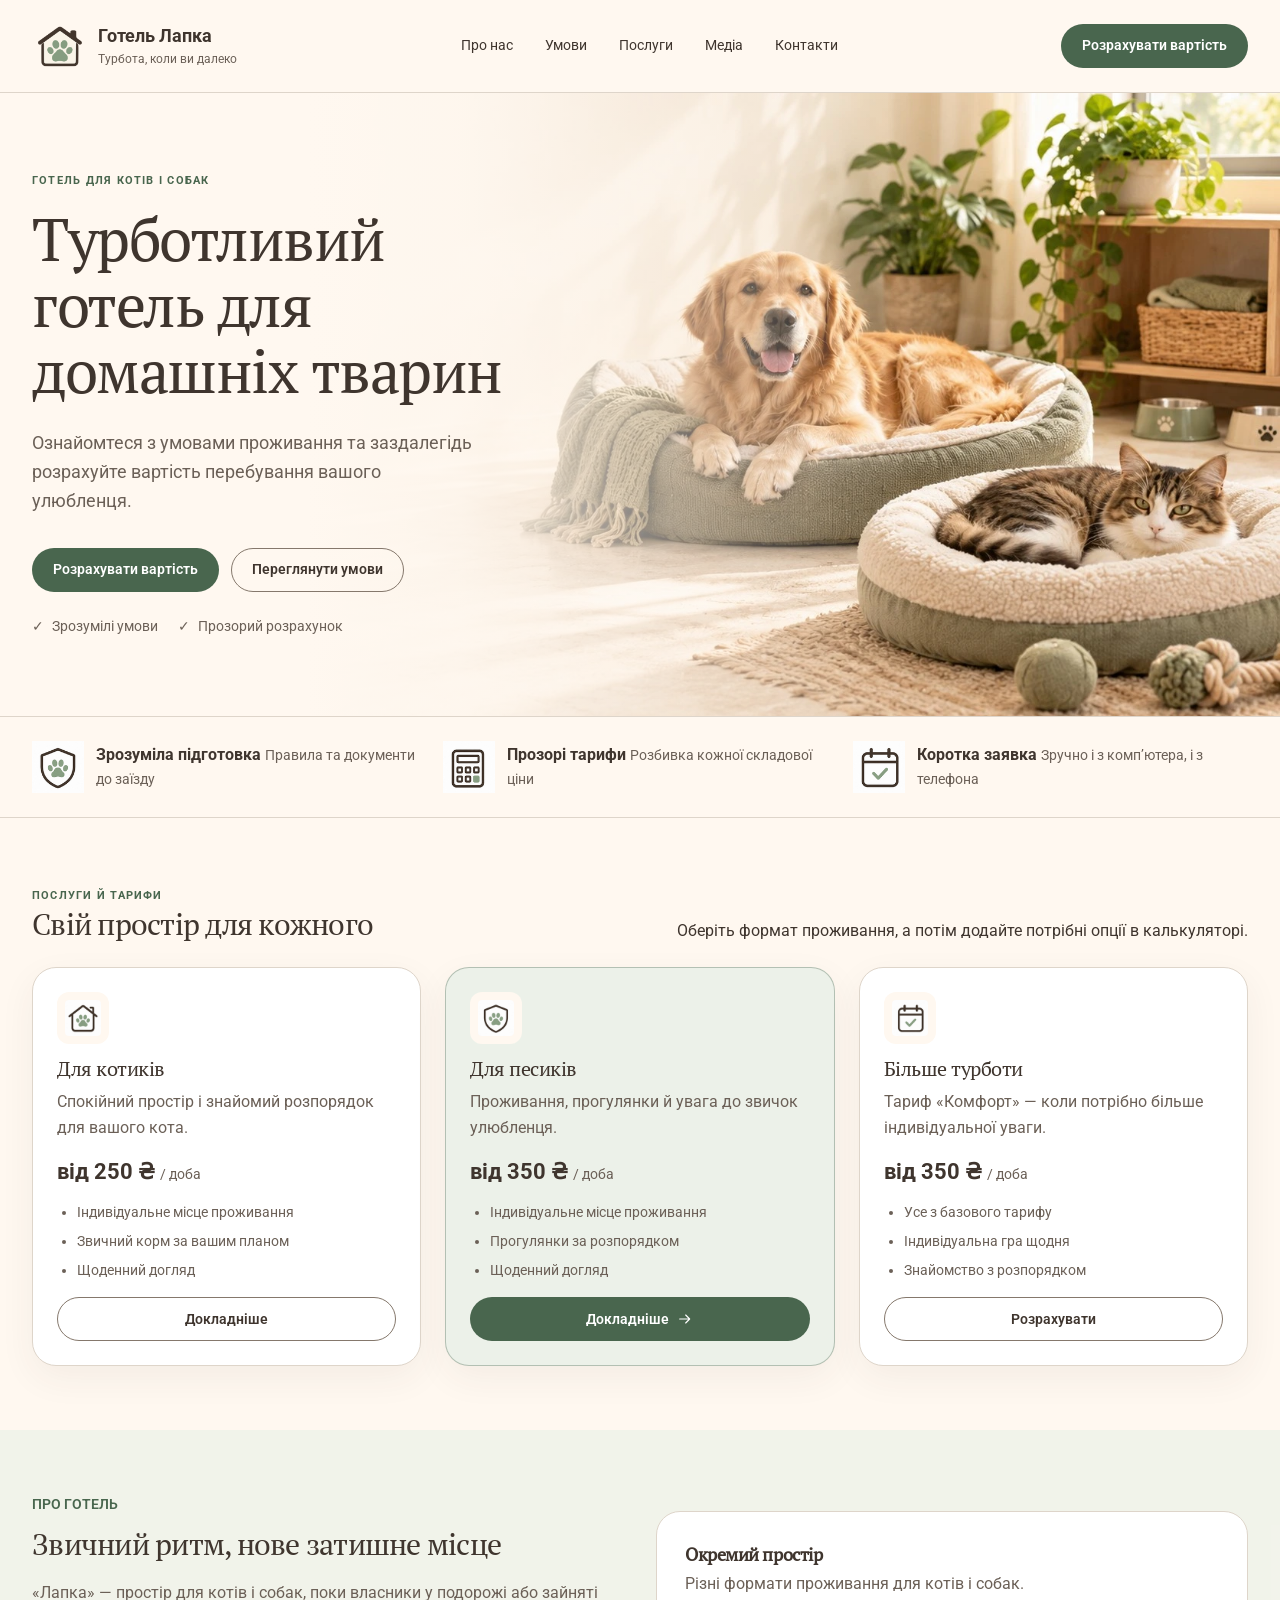
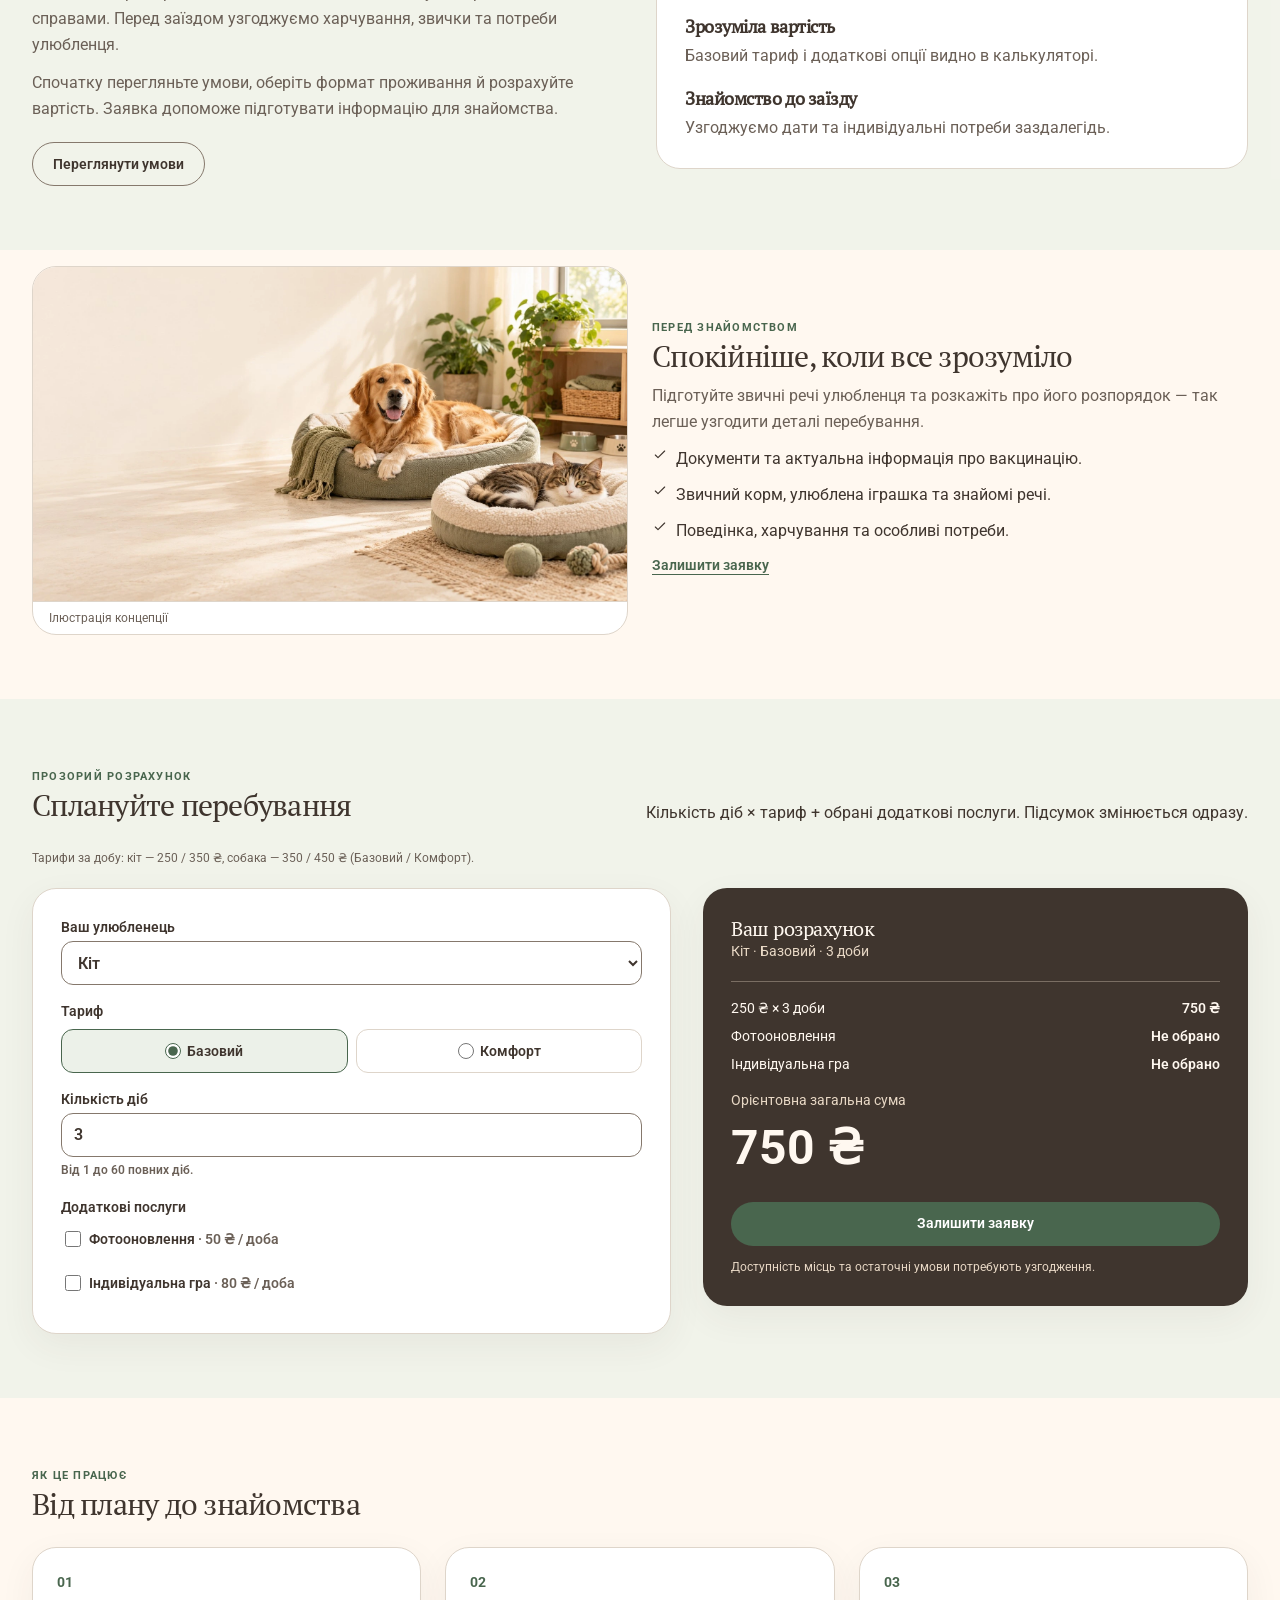
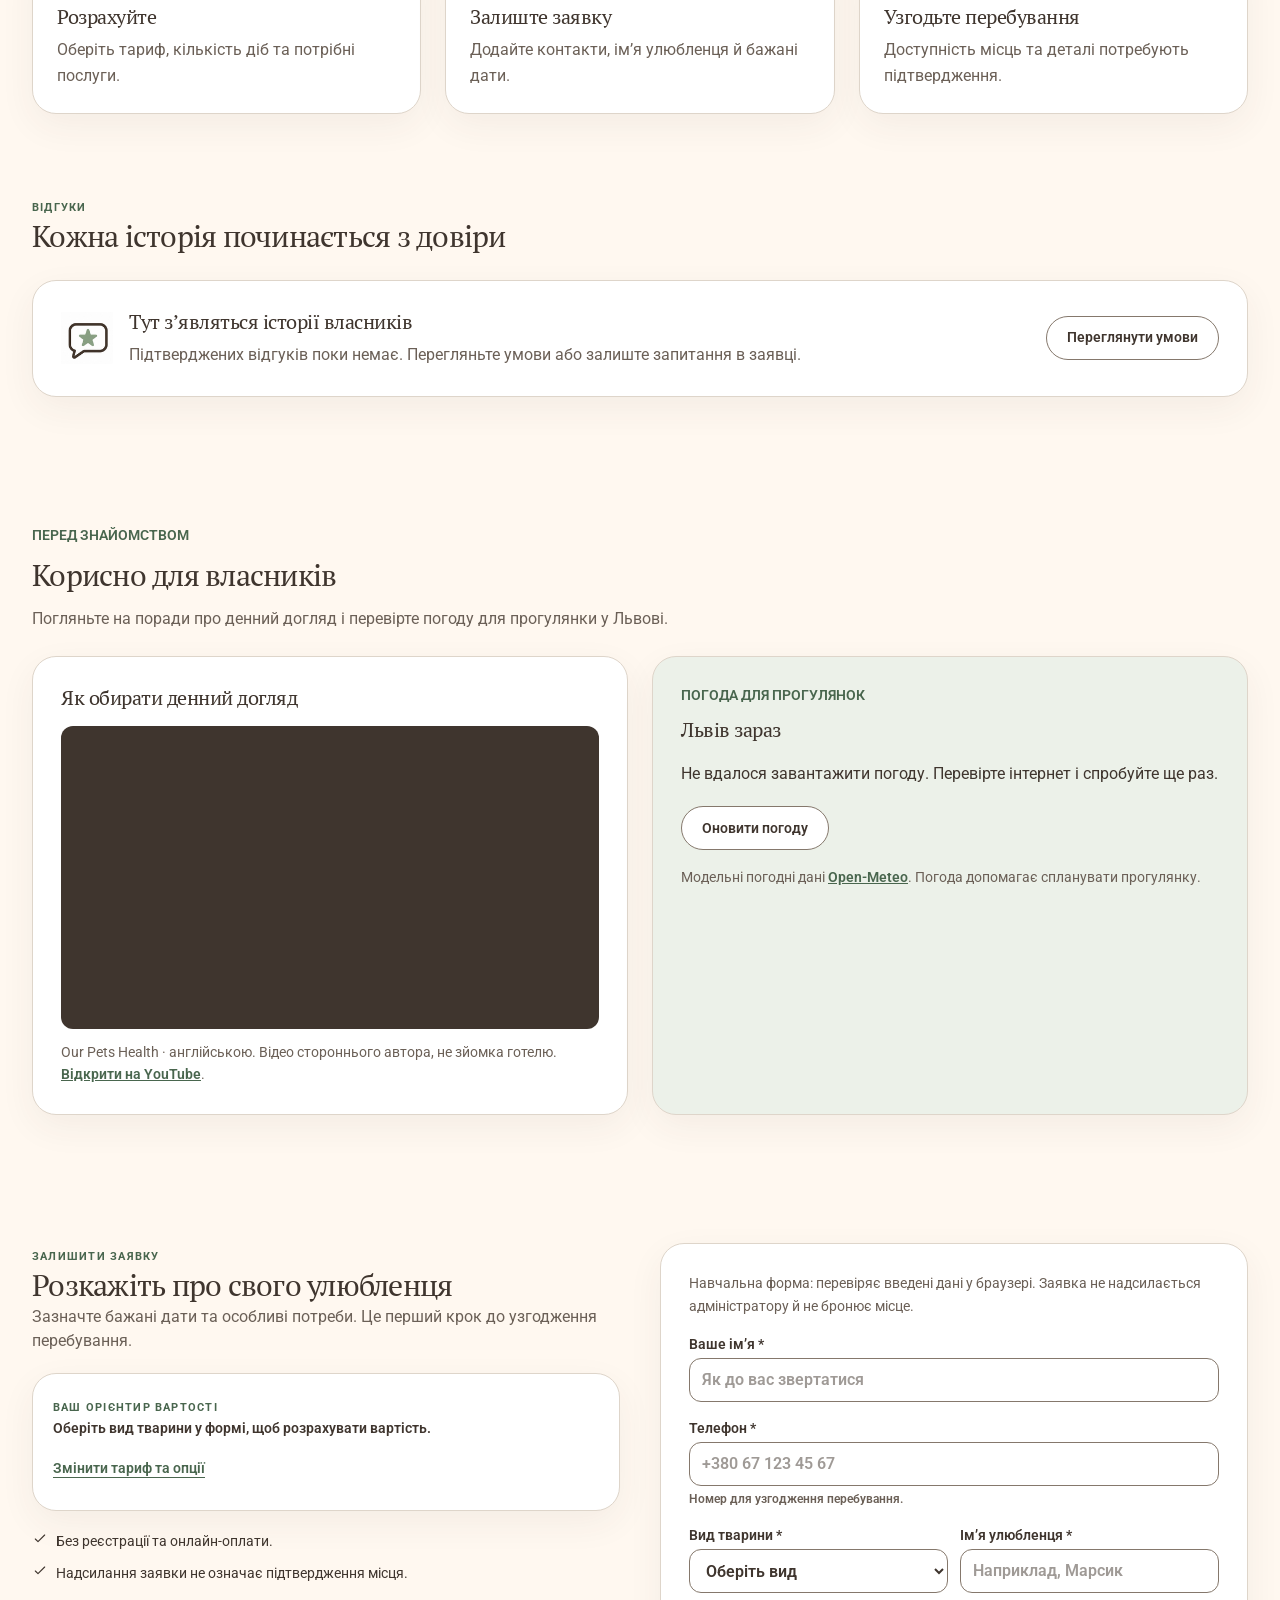
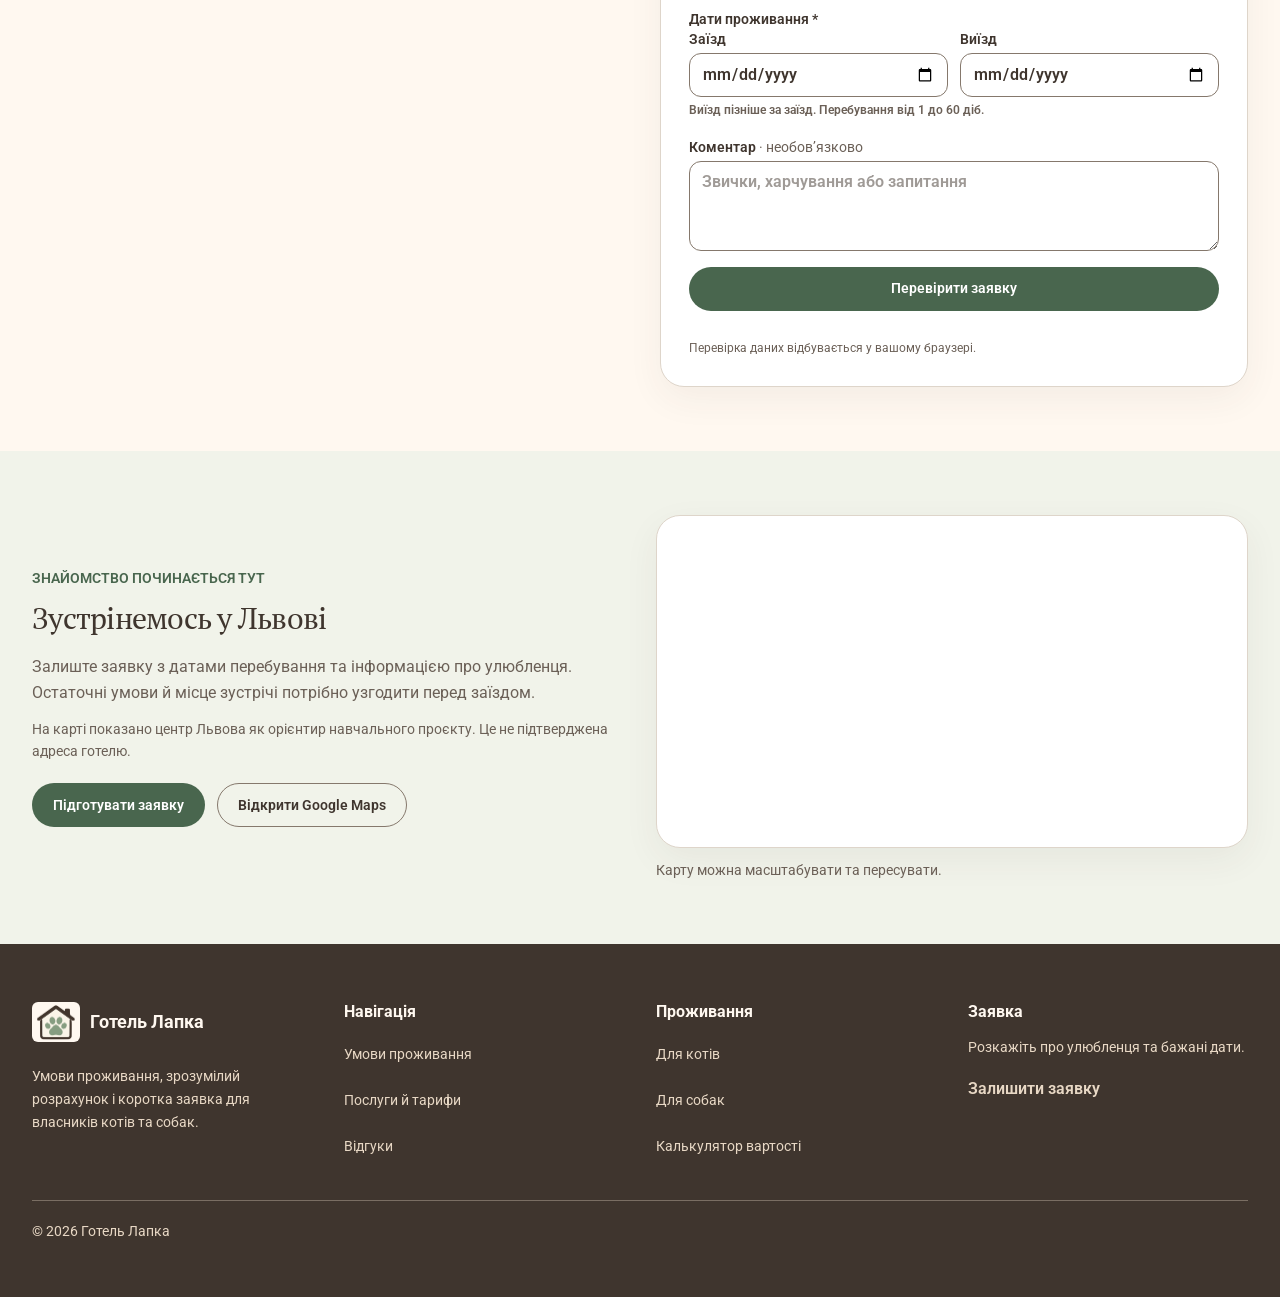
<file: index.html>
<!doctype html>
<html lang="uk">
  <head>
    <meta charset="utf-8">
    <meta name="viewport" content="width=device-width, initial-scale=1">
    <meta name="description" content="Готель «Лапка» для котів і собак: умови проживання, прозорі тарифи, калькулятор вартості та заявка на перебування у Львові.">
    <title>Готель Лапка — турбота про котів і собак у Львові</title>
    <link rel="icon" href="assets/icons/brand.webp" type="image/webp">
    <link rel="stylesheet" href="assets/css/style.css">
  <link rel="stylesheet" href="assets/css/lab7.css"><meta name="theme-color" content="#49664E"></head>
  <body class="flex min-h-dvh flex-col bg-paper font-sans text-ink">
    <a href="#main-content" class="sr-only z-50 rounded-card bg-white px-4 py-2 text-brand focus-visible:not-sr-only focus-visible:fixed focus-visible:top-2 focus-visible:left-2">Перейти до вмісту</a>
    <header class="sticky top-0 z-30 border-b border-line bg-paper">
      <div class="mx-auto flex min-h-19 w-full max-w-shell items-center justify-between gap-5 px-5 sm:px-8 lg:min-h-23">
        <a href="#main-content" class="flex shrink-0 items-center gap-2.5 rounded-sm">
          <img src="assets/icons/brand.webp" alt="" width="192" height="146" class="h-10 w-12 object-contain lg:h-12 lg:w-14">
          <span class="text-base leading-tight font-bold sm:text-lg">
            Готель Лапка
            <small class="mt-1 block text-xs font-normal text-muted">Турбота, коли ви далеко</small>
          </span>
        </a>
        <nav id="site-menu" aria-label="Головна навігація" class="absolute inset-x-0 top-full hidden max-h-[calc(100dvh-4.75rem)] overflow-y-auto border-b border-line bg-paper px-5 py-3 shadow-card sm:px-8 lg:static lg:block lg:max-h-none lg:overflow-visible lg:border-0 lg:p-0 lg:shadow-none">
          <ul class="flex flex-col lg:flex-row lg:items-center lg:gap-2 xl:gap-3"><li><a href="#about" class="flex min-h-11 items-center rounded-md px-2.5 py-2 text-sm leading-tight transition-colors hover:bg-sand/45 hover:text-brand aria-[current=page]:bg-moss aria-[current=page]:font-semibold aria-[current=page]:text-brand">Про нас</a></li><li><a href="#conditions" class="flex min-h-11 items-center rounded-md px-2.5 py-2 text-sm leading-tight transition-colors hover:bg-sand/45 hover:text-brand aria-[current=page]:bg-moss aria-[current=page]:font-semibold aria-[current=page]:text-brand">Умови</a></li><li><a href="#services" class="flex min-h-11 items-center rounded-md px-2.5 py-2 text-sm leading-tight transition-colors hover:bg-sand/45 hover:text-brand aria-[current=page]:bg-moss aria-[current=page]:font-semibold aria-[current=page]:text-brand">Послуги</a></li><li><a href="#media" class="flex min-h-11 items-center rounded-md px-2.5 py-2 text-sm leading-tight transition-colors hover:bg-sand/45 hover:text-brand aria-[current=page]:bg-moss aria-[current=page]:font-semibold aria-[current=page]:text-brand">Медіа</a></li><li><a href="#contacts" class="flex min-h-11 items-center rounded-md px-2.5 py-2 text-sm leading-tight transition-colors hover:bg-sand/45 hover:text-brand aria-[current=page]:bg-moss aria-[current=page]:font-semibold aria-[current=page]:text-brand">Контакти</a></li></ul></nav>
        <div class="hidden shrink-0 xl:block">
          <a href="#calculator" class="inline-flex min-h-11 items-center justify-center gap-2 rounded-full border px-5 py-2.5 text-center text-sm leading-snug font-semibold transition-colors duration-200 focus-visible:outline-2 focus-visible:outline-offset-4 motion-reduce:transition-none border-transparent bg-brand text-white hover:bg-brand-hover active:bg-brand-pressed focus-visible:outline-brand">
            Розрахувати вартість </a>
        </div>
        <button type="button" class="inline-flex min-h-11 min-w-11 shrink-0 items-center justify-center rounded-full border border-input text-ink transition-colors hover:bg-sand/60 lg:hidden" aria-label="Відкрити меню" aria-expanded="false" aria-controls="site-menu" data-menu-toggle>
          <svg class="size-5" aria-hidden="true" viewbox="0 0 24 24" fill="none" stroke="currentColor" stroke-width="1.7">
            <path stroke-linecap="round" d="M4 6h16M4 12h16M4 18h16"></path>
          </svg>
        </button>
      </div>
    </header>
    <main id="main-content" tabindex="-1" class="flex-1">
      <section aria-labelledby="hero-title" class="relative isolate overflow-hidden bg-sand/55 lg:bg-paper">
        <div class="relative z-10 mx-auto w-full max-w-shell px-5 py-10 sm:px-8 sm:py-14 lg:py-20">
          <div class="max-w-xl">
            <p class="text-[0.7rem] font-bold tracking-[0.11em] text-brand uppercase mb-4">
              Готель для котів і собак
            </p>
            <h1 id="hero-title" class="text-[2.35rem] leading-[1.1] sm:text-5xl lg:text-[3.75rem]">
              Турботливий готель для домашніх тварин
            </h1>
            <p class="mt-5 max-w-md text-base leading-relaxed text-muted lg:mt-6 lg:text-lg">
              Ознайомтеся з умовами проживання та заздалегідь розрахуйте
              вартість перебування вашого улюбленця.
            </p>
            <div class="mt-6 flex flex-col gap-3 sm:flex-row lg:mt-8">
              <a class="inline-flex min-h-11 items-center justify-center gap-2 rounded-full border px-5 py-2.5 text-center text-sm leading-snug font-semibold transition-colors duration-200 focus-visible:outline-2 focus-visible:outline-offset-4 motion-reduce:transition-none border-transparent bg-brand text-white hover:bg-brand-hover active:bg-brand-pressed focus-visible:outline-brand w-full sm:w-auto" href="#calculator">
                Розрахувати вартість </a>
              <a class="inline-flex min-h-11 items-center justify-center gap-2 rounded-full border px-5 py-2.5 text-center text-sm leading-snug font-semibold transition-colors duration-200 focus-visible:outline-2 focus-visible:outline-offset-4 motion-reduce:transition-none border-input text-ink hover:bg-sand/60 active:bg-sand focus-visible:outline-brand w-full sm:w-auto" href="#conditions">Переглянути умови</a>
            </div>
            <ul class="mt-6 flex flex-wrap gap-x-5 gap-y-2 text-xs text-muted lg:text-sm">
              <li class="flex items-center gap-2">
                <span aria-hidden="true">✓</span> Зрозумілі умови
              </li>
              <li class="flex items-center gap-2">
                <span aria-hidden="true">✓</span> Прозорий розрахунок
              </li>
            </ul>
          </div>
        </div>
        <div class="relative lg:absolute lg:inset-0">
          <img src="assets/images/lapka-interior.webp" alt="Кіт і собака відпочивають у лежанках у світлій кімнаті" width="1672" height="941" fetchpriority="high" class="h-64 w-full object-cover object-center sm:h-80 lg:h-full">
          <span class="hero-wash pointer-events-none absolute inset-0 hidden lg:block" aria-hidden="true"></span>
        </div>
      </section>

      <div class="border-y border-line">
        <ul class="mx-auto grid w-full max-w-shell grid-cols-1 gap-4 px-5 py-5 sm:px-8 sm:py-6 md:grid-cols-2 lg:grid-cols-3">
          <li class="flex items-center gap-3">
            <img class="size-13 shrink-0 object-contain" src="assets/icons/shield.webp" alt="" width="96" height="96" loading="lazy">
            <div>
              <strong>Зрозуміла підготовка</strong>
              <small class="text-sm font-normal text-muted">Правила та документи до заїзду</small>
            </div>
          </li>
          <li class="flex items-center gap-3">
            <img class="size-13 shrink-0 object-contain" src="assets/icons/calc.webp" alt="" width="96" height="96" loading="lazy">
            <div>
              <strong>Прозорі тарифи</strong>
              <small class="text-sm font-normal text-muted">Розбивка кожної складової ціни</small>
            </div>
          </li>
          <li class="flex items-center gap-3">
            <img class="size-13 shrink-0 object-contain" src="assets/icons/calendar.webp" alt="" width="96" height="96" loading="lazy">
            <div>
              <strong>Коротка заявка</strong>
              <small class="text-sm font-normal text-muted">Зручно і з комп’ютера, і з телефона</small>
            </div>
          </li>
        </ul>
      </div>
      <section class="py-10 md:py-14 lg:py-16 scroll-mt-24" id="services" aria-labelledby="services-heading">
        <div class="mx-auto w-full max-w-shell px-5 sm:px-8">
          <div class="mb-6 flex flex-col gap-3 lg:flex-row lg:items-end lg:justify-between lg:gap-8">
            <div>
              <span class="text-[0.7rem] font-bold tracking-[0.11em] text-brand uppercase">Послуги й тарифи</span>
              <h2 id="services-heading" class="text-2xl leading-tight lg:text-3xl">
                Свій простір для кожного
              </h2>
            </div>
            <p>
              Оберіть формат проживання, а потім додайте потрібні опції в
              калькуляторі.
            </p>
          </div>
          <div class="grid grid-cols-1 gap-6 md:grid-cols-2 lg:grid-cols-3" data-service-grid="">
            <article class="flex h-full min-w-0 flex-col rounded-card border border-line bg-white p-5 shadow-card transition-shadow motion-safe:hover:shadow-raised sm:p-6">
              <img src="assets/icons/house.webp" alt="" width="112" height="112" loading="lazy" class="size-13 shrink-0 rounded-field bg-paper object-contain p-2">
              <h3 class="mt-3 text-xl leading-tight">Для котиків</h3>
              <p class="mt-2 leading-relaxed text-muted">
                Спокійний простір і знайомий розпорядок для вашого кота.
              </p>
              <div class="mt-4 text-[1.4rem] leading-tight font-bold">
                від 250 ₴
                <small class="text-sm font-normal text-muted">/ доба</small>
              </div>
              <ul class="my-4 list-disc space-y-1.5 pl-5 text-sm leading-relaxed text-muted">
                <li>Індивідуальне місце проживання</li>
                <li>Звичний корм за вашим планом</li>
                <li>Щоденний догляд</li>
              </ul>
              <a class="inline-flex min-h-11 items-center justify-center gap-2 rounded-full border px-5 py-2.5 text-center text-sm leading-snug font-semibold transition-colors duration-200 focus-visible:outline-2 focus-visible:outline-offset-4 motion-reduce:transition-none border-input text-ink hover:bg-sand/60 active:bg-sand focus-visible:outline-brand" href="service-cats.html" aria-label="Докладніше про проживання для котів">Докладніше</a>
            </article>
            <article class="flex h-full min-w-0 flex-col rounded-card border border-brand/35 bg-moss p-5 shadow-card transition-shadow motion-safe:hover:shadow-raised sm:p-6">
              <img src="assets/icons/shield.webp" alt="" width="112" height="112" loading="lazy" class="size-13 shrink-0 rounded-field bg-paper object-contain p-2">
              <h3 class="mt-3 text-xl leading-tight">Для песиків</h3>
              <p class="mt-2 leading-relaxed text-muted">
                Проживання, прогулянки й увага до звичок улюбленця.
              </p>
              <div class="mt-4 text-[1.4rem] leading-tight font-bold">
                від 350 ₴
                <small class="text-sm font-normal text-muted">/ доба</small>
              </div>
              <ul class="my-4 list-disc space-y-1.5 pl-5 text-sm leading-relaxed text-muted">
                <li>Індивідуальне місце проживання</li>
                <li>Прогулянки за розпорядком</li>
                <li>Щоденний догляд</li>
              </ul>
              <a class="inline-flex min-h-11 items-center justify-center gap-2 rounded-full border px-5 py-2.5 text-center text-sm leading-snug font-semibold transition-colors duration-200 focus-visible:outline-2 focus-visible:outline-offset-4 motion-reduce:transition-none border-transparent bg-brand text-white hover:bg-brand-hover active:bg-brand-pressed focus-visible:outline-brand" href="service-dogs.html" aria-label="Докладніше про проживання для собак">Докладніше<svg class="size-4 shrink-0" aria-hidden="true" viewbox="0 0 24 24" fill="none" stroke="currentColor" stroke-width="1.7" stroke-linecap="round" stroke-linejoin="round">
                  <path d="M4 12h15m-6-6 6 6-6 6"></path></svg></a>
            </article>
            <article class="flex h-full min-w-0 flex-col rounded-card border border-line bg-white p-5 shadow-card transition-shadow motion-safe:hover:shadow-raised sm:p-6">
              <img src="assets/icons/calendar.webp" alt="" width="112" height="112" loading="lazy" class="size-13 shrink-0 rounded-field bg-paper object-contain p-2">
              <h3 class="mt-3 text-xl leading-tight">Більше турботи</h3>
              <p class="mt-2 leading-relaxed text-muted">
                Тариф «Комфорт» — коли потрібно більше індивідуальної уваги.
              </p>
              <div class="mt-4 text-[1.4rem] leading-tight font-bold">
                від 350 ₴
                <small class="text-sm font-normal text-muted">/ доба</small>
              </div>
              <ul class="my-4 list-disc space-y-1.5 pl-5 text-sm leading-relaxed text-muted">
                <li>Усе з базового тарифу</li>
                <li>Індивідуальна гра щодня</li>
                <li>Знайомство з розпорядком</li>
              </ul>
              <a class="inline-flex min-h-11 items-center justify-center gap-2 rounded-full border px-5 py-2.5 text-center text-sm leading-snug font-semibold transition-colors duration-200 focus-visible:outline-2 focus-visible:outline-offset-4 motion-reduce:transition-none border-input text-ink hover:bg-sand/60 active:bg-sand focus-visible:outline-brand" href="#calculator">Розрахувати</a>
            </article>
          </div>
        </div>
      </section>
      <section id="about" aria-labelledby="about-title" class="bg-moss/70 py-10 md:py-14 lg:py-16 scroll-mt-24">
  <div class="mx-auto grid w-full max-w-shell grid-cols-1 gap-8 px-5 sm:px-8 lg:grid-cols-2 lg:items-center">
    <div><p class="mb-3 text-sm font-semibold text-brand">ПРО ГОТЕЛЬ</p><h2 id="about-title" class="text-2xl leading-tight lg:text-3xl">Звичний ритм, нове затишне місце</h2>
      <p class="mt-4 leading-relaxed text-muted">«Лапка» — простір для котів і собак, поки власники у подорожі або зайняті справами. Перед заїздом узгоджуємо харчування, звички та потреби улюбленця.</p>
      <p class="mt-3 leading-relaxed text-muted">Спочатку перегляньте умови, оберіть формат проживання й розрахуйте вартість. Заявка допоможе підготувати інформацію для знайомства.</p>
      <a href="#conditions" class="mt-5 inline-flex min-h-11 items-center rounded-full border border-input px-5 py-2.5 text-sm font-semibold transition-colors hover:bg-sand/60">Переглянути умови</a></div>
    <ul class="space-y-4 rounded-card border border-line bg-white p-5 md:p-7">
      <li><h3 class="text-lg font-semibold">Окремий простір</h3><p class="mt-1 text-muted">Різні формати проживання для котів і собак.</p></li>
      <li><h3 class="text-lg font-semibold">Зрозуміла вартість</h3><p class="mt-1 text-muted">Базовий тариф і додаткові опції видно в калькуляторі.</p></li>
      <li><h3 class="text-lg font-semibold">Знайомство до заїзду</h3><p class="mt-1 text-muted">Узгоджуємо дати та індивідуальні потреби заздалегідь.</p></li>
    </ul>
  </div></section><section class="pt-4 pb-10 md:pb-14 lg:pb-16 scroll-mt-24" id="conditions" aria-labelledby="conditions-heading">
        <div class="mx-auto grid w-full max-w-shell grid-cols-1 gap-6 px-5 sm:px-8 lg:grid-cols-2">
          <figure class="self-center overflow-hidden rounded-card border border-line bg-white">
            <img src="assets/images/lapka-interior.webp" width="1672" height="941" alt="Ілюстрація концепції затишного простору для кота та собаки" loading="lazy">
            <figcaption class="border-t border-line px-4 py-2 text-xs text-muted">
              Ілюстрація концепції
            </figcaption>
          </figure>
          <div class="self-center">
            <span class="text-[0.7rem] font-bold tracking-[0.11em] text-brand uppercase">Перед знайомством</span>
            <h2 id="conditions-heading" class="text-2xl leading-tight lg:text-3xl">
              Спокійніше, коли все зрозуміло
            </h2>
            <p class="mt-2 leading-relaxed text-muted">
              Підготуйте звичні речі улюбленця та розкажіть про його розпорядок
              — так легше узгодити деталі перебування.
            </p>
            <div class="mt-3 flex items-start gap-2">
              <svg class="size-4 shrink-0" aria-hidden="true" viewbox="0 0 24 24" fill="none" stroke="currentColor" stroke-width="1.7" stroke-linecap="round" stroke-linejoin="round">
                <path d="m5 12 4 4 10-10"></path>
              </svg>
              <span>Документи та актуальна інформація про вакцинацію.</span>
            </div>
            <div class="mt-3 flex items-start gap-2">
              <svg class="size-4 shrink-0" aria-hidden="true" viewbox="0 0 24 24" fill="none" stroke="currentColor" stroke-width="1.7" stroke-linecap="round" stroke-linejoin="round">
                <path d="m5 12 4 4 10-10"></path>
              </svg>
              <span>Звичний корм, улюблена іграшка та знайомі речі.</span>
            </div>
            <div class="mt-3 flex items-start gap-2">
              <svg class="size-4 shrink-0" aria-hidden="true" viewbox="0 0 24 24" fill="none" stroke="currentColor" stroke-width="1.7" stroke-linecap="round" stroke-linejoin="round">
                <path d="m5 12 4 4 10-10"></path>
              </svg>
              <span>Поведінка, харчування та особливі потреби.</span>
            </div>
            <a class="inline-flex min-h-11 items-center gap-2 rounded-sm text-sm font-semibold text-brand underline underline-offset-4 hover:text-brand-hover" href="#application">
              Залишити заявку
              </a>
          </div>
        </div>
      </section>
      <section class="bg-moss/70 py-10 md:py-14 lg:py-16 scroll-mt-24" id="calculator" aria-labelledby="calculator-heading">
        <div class="mx-auto w-full max-w-shell px-5 sm:px-8">
          <div class="mb-6 flex flex-col gap-3 lg:flex-row lg:items-end lg:justify-between lg:gap-8">
            <div>
              <span class="text-[0.7rem] font-bold tracking-[0.11em] text-brand uppercase">Прозорий розрахунок</span>
              <h2 id="calculator-heading" class="text-2xl leading-tight lg:text-3xl">
                Сплануйте перебування
              </h2>
            </div>
            <p>
              Кількість діб × тариф + обрані додаткові послуги. Підсумок
              змінюється одразу.
            </p>
          </div>
          <p class="mt-1 mb-5 text-xs leading-relaxed text-muted">
            Тарифи за добу: кіт — 250 / 350 ₴, собака — 350 / 450 ₴ (Базовий /
            Комфорт).
          </p>
          <div class="grid grid-cols-1 items-start gap-5 lg:grid-cols-[1.08fr_0.92fr] lg:gap-8">
            <div class="min-w-0 space-y-4 rounded-card border border-line bg-white p-5 shadow-card md:p-7">
              <div class="min-w-0 text-sm font-semibold">
                <label for="calc-pet">Ваш улюбленець</label>
                <select id="calc-pet" class="mt-1 block min-h-11 w-full max-w-full min-w-0 rounded-field border border-input bg-white px-3 py-2 text-base text-ink aria-invalid:border-danger" data-calc="pet">
                  <option value="cat" selected>Кіт</option>
                  <option value="dog">Собака</option>
                </select>
              </div>
              <fieldset class="min-w-0 text-sm font-semibold">
                <legend>Тариф</legend>
                <div class="mt-2 grid grid-cols-2 gap-2">
                  <label class="flex min-h-11 cursor-pointer items-center justify-center gap-1.5 rounded-field border border-line px-2 text-sm has-checked:border-brand has-checked:bg-moss">
                    <input type="radio" name="calc-plan" data-calc="plan" value="basic" checked class="size-4 shrink-0 accent-brand">
                    Базовий
                  </label>
                  <label class="flex min-h-11 cursor-pointer items-center justify-center gap-1.5 rounded-field border border-line px-2 text-sm has-checked:border-brand has-checked:bg-moss">
                    <input type="radio" name="calc-plan" data-calc="plan" value="comfort" class="size-4 shrink-0 accent-brand">
                    Комфорт
                  </label>
                </div>
              </fieldset>
              <div class="min-w-0 text-sm font-semibold">
                <label for="calc-days">Кількість діб</label>
                <input id="calc-days" class="mt-1 block min-h-11 w-full max-w-full min-w-0 rounded-field border border-input bg-white px-3 py-2 text-base text-ink aria-invalid:border-danger" type="number" inputmode="numeric" min="1" max="60" step="1" data-calc="days" value="3" aria-describedby="days-help" aria-invalid="false">
                <p id="days-help" class="mt-1 text-xs leading-relaxed text-muted">
                  Від 1 до 60 повних діб.
                </p>
                <p id="days-error" class="mt-1 text-sm font-semibold text-danger" hidden="">
                  Введіть ціле число від 1 до 60.
                </p>
              </div>
              <fieldset class="min-w-0 text-sm font-semibold">
                <legend>Додаткові послуги</legend>
                <label class="flex min-h-11 cursor-pointer items-center gap-2 rounded-lg px-1 text-sm has-disabled:cursor-default has-disabled:text-muted">
                  <input type="checkbox" data-calc="photo" class="size-4 shrink-0 accent-brand">
                  <span>
                    Фотооновлення
                    <span class="text-sm text-muted">· 50 ₴ / доба</span>
                  </span>
                </label>
                <label class="flex min-h-11 cursor-pointer items-center gap-2 rounded-lg px-1 text-sm has-disabled:cursor-default has-disabled:text-muted">
                  <input type="checkbox" id="play-option" data-calc="play" class="size-4 shrink-0 accent-brand">
                  <span>
                    Індивідуальна гра
                    <span class="text-sm text-muted" id="play-label">· 80 ₴ / доба</span>
                  </span>
                </label>
              </fieldset>
            </div>
            <aside class="min-w-0 rounded-card bg-ink p-5 text-paper shadow-card md:p-7" aria-labelledby="calc-summary-title" data-price-summary="">
              <h3 id="calc-summary-title" class="text-xl leading-tight">
                Ваш розрахунок
              </h3>
              <div aria-live="polite" aria-atomic="true">
                <p id="price-warning" class="text-sand" hidden>
                  Вкажіть цілу кількість діб від 1 до 60, щоб побачити підсумок.
                </p>
                <div id="price-breakdown">
                  <p id="price-label" class="text-sm text-sand">
                    Кіт · Базовий · 3 доби
                  </p>
                  <dl class="mt-5 space-y-2 border-t border-sand/35 pt-4">
                    <div class="flex flex-wrap items-baseline justify-between gap-x-4 gap-y-1 text-sm">
                      <dt id="price-rate">250 ₴ × 3 доби</dt>
                      <dd id="price-stay" class="font-semibold">750 ₴</dd>
                    </div>
                    <div class="flex flex-wrap items-baseline justify-between gap-x-4 gap-y-1 text-sm">
                      <dt>Фотооновлення</dt>
                      <dd id="price-photo" class="font-semibold">Не обрано</dd>
                    </div>
                    <div class="flex flex-wrap items-baseline justify-between gap-x-4 gap-y-1 text-sm">
                      <dt>Індивідуальна гра</dt>
                      <dd id="price-play" class="font-semibold">Не обрано</dd>
                    </div>
                  </dl>
                  <p class="mt-4 text-sm text-sand">Орієнтовна загальна сума</p>
                </div>
                <p class="my-2 text-4xl leading-tight font-bold sm:text-5xl" id="price-total">
                  750 ₴
                </p>
              </div>
              <a class="inline-flex min-h-11 items-center justify-center gap-2 rounded-full border px-5 py-2.5 text-center text-sm leading-snug font-semibold transition-colors duration-200 focus-visible:outline-2 focus-visible:outline-offset-4 motion-reduce:transition-none border-transparent bg-brand text-white hover:bg-brand-hover active:bg-brand-pressed mt-4 focus-visible:outline-paper w-full" id="price-apply" href="#application">
                Залишити заявку
                </a>
              <button class="inline-flex min-h-11 items-center justify-center gap-2 rounded-full border px-5 py-2.5 text-center text-sm leading-snug font-semibold transition-colors duration-200 disabled:cursor-not-allowed motion-reduce:transition-none border-transparent bg-brand text-white hover:bg-brand-hover active:bg-brand-pressed disabled:bg-sand disabled:text-muted mt-4 w-full" id="price-apply-disabled" type="button" disabled hidden>
                Залишити заявку
              </button>
              <p class="mt-3 text-xs leading-relaxed text-sand">
                Доступність місць та остаточні умови потребують узгодження.
              </p>
            </aside>
          </div>
        </div>
      </section>

      <section class="py-10 md:py-14 lg:py-16" aria-labelledby="steps-heading">
        <div class="mx-auto w-full max-w-shell px-5 sm:px-8">
          <div class="mb-6 flex flex-col gap-3 lg:flex-row lg:items-end lg:justify-between lg:gap-8">
            <div>
              <span class="text-[0.7rem] font-bold tracking-[0.11em] text-brand uppercase">Як це працює</span>
              <h2 id="steps-heading" class="text-2xl leading-tight lg:text-3xl">
                Від плану до знайомства
              </h2>
            </div>
          </div>
          <ol class="grid grid-cols-1 gap-6 md:grid-cols-2 lg:grid-cols-3">
            <li class="min-w-0 rounded-card border border-line bg-white p-5 shadow-card sm:p-6">
              <div class="mb-2 text-sm font-bold text-brand">01</div>
              <h3 class="mt-3 text-xl leading-tight">Розрахуйте</h3>
              <p class="mt-2 leading-relaxed text-muted">
                Оберіть тариф, кількість діб та потрібні послуги.
              </p>
            </li>
            <li class="min-w-0 rounded-card border border-line bg-white p-5 shadow-card sm:p-6">
              <div class="mb-2 text-sm font-bold text-brand">02</div>
              <h3 class="mt-3 text-xl leading-tight">Залиште заявку</h3>
              <p class="mt-2 leading-relaxed text-muted">
                Додайте контакти, ім’я улюбленця й бажані дати.
              </p>
            </li>
            <li class="min-w-0 rounded-card border border-line bg-white p-5 shadow-card sm:p-6">
              <div class="mb-2 text-sm font-bold text-brand">03</div>
              <h3 class="mt-3 text-xl leading-tight">Узгодьте перебування</h3>
              <p class="mt-2 leading-relaxed text-muted">
                Доступність місць та деталі потребують підтвердження.
              </p>
            </li>
          </ol>
        </div>
      </section>
      <section class="pt-4 pb-10 md:pb-14 lg:pb-16 scroll-mt-24" id="reviews" aria-labelledby="reviews-heading">
        <div class="mx-auto w-full max-w-shell px-5 sm:px-8">
          <div class="mb-6 flex flex-col gap-3 lg:flex-row lg:items-end lg:justify-between lg:gap-8">
            <div>
              <span class="text-[0.7rem] font-bold tracking-[0.11em] text-brand uppercase">Відгуки</span>
              <h2 id="reviews-heading" class="text-2xl leading-tight lg:text-3xl">
                Кожна історія починається з довіри
              </h2>
            </div>
          </div>
          <div class="grid items-start gap-4 rounded-card border border-line bg-white p-5 shadow-card sm:grid-cols-[auto_1fr] sm:p-7 lg:grid-cols-[auto_1fr_auto] lg:items-center">
            <img class="size-13 shrink-0 object-contain" src="assets/icons/review.webp" alt="" width="96" height="96" loading="lazy">
            <div>
              <h3 class="text-xl leading-tight">
                Тут з’являться історії власників
              </h3>
              <p class="mt-2 leading-relaxed text-muted">
                Підтверджених відгуків поки немає. Перегляньте умови або залиште
                запитання в заявці.
              </p>
            </div>
            <a class="inline-flex min-h-11 items-center justify-center gap-2 rounded-full border px-5 py-2.5 text-center text-sm leading-snug font-semibold transition-colors duration-200 focus-visible:outline-2 focus-visible:outline-offset-4 motion-reduce:transition-none border-input text-ink hover:bg-sand/60 active:bg-sand focus-visible:outline-brand" href="#conditions">Переглянути умови</a>
          </div>
        </div>
      </section>
      <section id="media" aria-labelledby="media-title" class="py-10 md:py-14 lg:py-16 scroll-mt-24">
  <div class="mx-auto w-full max-w-shell px-5 sm:px-8">
    <p class="mb-3 text-sm font-semibold text-brand">ПЕРЕД ЗНАЙОМСТВОМ</p>
    <h2 id="media-title" class="text-2xl leading-tight lg:text-3xl">Корисно для власників</h2>
    <p class="mt-3 max-w-3xl leading-relaxed text-muted">Погляньте на поради про денний догляд і перевірте погоду для прогулянки у Львові.</p>
    <div class="mt-6 grid grid-cols-1 gap-6 lg:grid-cols-2">
      <figure class="min-w-0 rounded-card border border-line bg-white p-5 shadow-card md:p-7">
        <h3 class="mb-4 text-xl leading-tight">Як обирати денний догляд</h3>
        <!-- МЕДІА 1: YouTube. Адаптивний контейнер 16:9, доступна назва та lazy loading. -->
        <div class="aspect-video overflow-hidden rounded-field bg-ink">
          <iframe src="https://www.youtube-nocookie.com/embed/nIR0y02L6S0" title="Dog Daycare 101 — поради щодо денного догляду за собакою, Our Pets Health" class="h-full w-full border-0" width="560" height="315" loading="lazy" referrerpolicy="strict-origin-when-cross-origin" allow="accelerometer; autoplay; clipboard-write; encrypted-media; gyroscope; picture-in-picture; web-share" allowfullscreen></iframe>
        </div>
        <figcaption class="mt-3 text-sm leading-relaxed text-muted">Our Pets Health · англійською. Відео стороннього автора, не зйомка готелю. <a class="font-semibold text-brand underline" href="https://www.youtube.com/watch?v=nIR0y02L6S0" target="_blank" rel="noopener noreferrer">Відкрити на YouTube</a>.</figcaption>
      </figure>
      <!-- МЕДІА 2: динамічний інформер Open-Meteo. Дані запитуються через Fetch API. -->
      <aside id="weather-widget" aria-labelledby="weather-title" class="min-w-0 rounded-card border border-line bg-moss p-5 shadow-card md:p-7">
        <p class="mb-3 text-sm font-semibold text-brand">ПОГОДА ДЛЯ ПРОГУЛЯНОК</p>
        <h3 id="weather-title" class="text-xl leading-tight">Львів зараз</h3>
        <div id="weather-content" class="mt-5" role="status" aria-live="polite"><p class="text-muted">Завантажуємо актуальну погоду…</p></div>
        <button id="weather-refresh" type="button" class="mt-5 inline-flex min-h-11 items-center justify-center rounded-full border border-input bg-white px-5 py-2.5 text-sm font-semibold transition-colors hover:bg-sand/60">Оновити погоду</button>
        <p class="mt-4 text-sm leading-relaxed text-muted">Модельні погодні дані <a href="https://open-meteo.com/" class="font-semibold text-brand underline" target="_blank" rel="noopener noreferrer">Open-Meteo</a>. Погода допомагає спланувати прогулянку.</p>
      </aside>
    </div>
  </div></section><section class="py-10 md:py-14 lg:py-16 scroll-mt-24" id="application" aria-labelledby="application-heading">
        <div class="mx-auto grid w-full max-w-shell grid-cols-1 items-start gap-7 px-5 sm:px-8 lg:grid-cols-2 lg:gap-10" data-application-layout="">
          <div>
            <span class="text-[0.7rem] font-bold tracking-[0.11em] text-brand uppercase">Залишити заявку</span>
            <h2 id="application-heading" class="text-2xl leading-tight lg:text-3xl">
              Розкажіть про свого улюбленця
            </h2>
            <p class="text-muted">
              Зазначте бажані дати та особливі потреби. Це перший крок до
              узгодження перебування.
            </p>
            <div class="calculation-reference my-5 space-y-2 rounded-card border border-line bg-white p-5 shadow-card">
              <span class="text-[0.7rem] font-bold tracking-[0.11em] text-brand uppercase">Ваш орієнтир вартості</span>
              <b id="application-price-label" hidden></b>
              <p class="text-sm">
                <span id="application-price-status" class="font-semibold" role="status">
                  Оберіть вид тварини у формі, щоб розрахувати вартість.
                </span>
                <span id="application-price-note"></span>
              </p>
              <a class="inline-flex min-h-11 items-center gap-2 rounded-sm text-sm font-semibold text-brand underline underline-offset-4 hover:text-brand-hover" href="#calculator">
                Змінити тариф та опції
                </a>
            </div>
            <div class="mt-3 flex items-start gap-2">
              <svg class="size-4 shrink-0" aria-hidden="true" viewbox="0 0 24 24" fill="none" stroke="currentColor" stroke-width="1.7" stroke-linecap="round" stroke-linejoin="round">
                <path d="m5 12 4 4 10-10"></path>
              </svg>
              <span class="text-sm">Без реєстрації та онлайн-оплати.</span>
            </div>
            <div class="mt-3 flex items-start gap-2">
              <svg class="size-4 shrink-0" aria-hidden="true" viewbox="0 0 24 24" fill="none" stroke="currentColor" stroke-width="1.7" stroke-linecap="round" stroke-linejoin="round">
                <path d="m5 12 4 4 10-10"></path>
              </svg>
              <span class="text-sm">Надсилання заявки не означає підтвердження місця.</span>
            </div>
          </div>
          <div id="application-content">
            <form id="application-form" class="min-w-0 space-y-4 rounded-card border border-line bg-white p-5 shadow-card md:p-7" novalidate="" aria-describedby="demo-form-note">
              <p id="demo-form-note" class="mb-4 text-sm leading-relaxed text-muted">Навчальна форма: перевіряє введені дані у браузері. Заявка не надсилається адміністратору й не бронює місце.</p><div class="min-w-0 text-sm font-semibold">
                <label for="owner">Ваше ім’я *</label>
                <input class="mt-1 block min-h-11 w-full max-w-full min-w-0 rounded-field border border-input bg-white px-3 py-2 text-base text-ink aria-invalid:border-danger" id="owner" name="owner" autocomplete="given-name" required="" maxlength="80" placeholder="Як до вас звертатися" value="" aria-describedby="owner-error">
                <p class="mt-1 text-sm font-semibold text-danger" id="owner-error" hidden=""></p>
              </div>
              <div class="min-w-0 text-sm font-semibold">
                <label for="phone">Телефон *</label>
                <input class="mt-1 block min-h-11 w-full max-w-full min-w-0 rounded-field border border-input bg-white px-3 py-2 text-base text-ink aria-invalid:border-danger" id="phone" name="phone" autocomplete="tel" type="tel" inputmode="tel" required="" maxlength="30" placeholder="+380 67 123 45 67" value="" aria-describedby="phone-help phone-error">
                <p class="mt-1 text-xs leading-relaxed text-muted" id="phone-help">
                  Номер для узгодження перебування.
                </p>
                <p class="mt-1 text-sm font-semibold text-danger" id="phone-error" hidden=""></p>
              </div>
              <div class="grid grid-cols-1 gap-3 text-sm font-semibold sm:grid-cols-2">
                <div class="min-w-0">
                  <label for="application-pet">Вид тварини *</label>
                  <select class="mt-1 block min-h-11 w-full max-w-full min-w-0 rounded-field border border-input bg-white px-3 py-2 text-base text-ink aria-invalid:border-danger" id="application-pet" name="pet" required="" aria-describedby="pet-error">
                    <option value="">Оберіть вид</option>
                    <option value="cat">Кіт</option>
                    <option value="dog">Собака</option>
                  </select>
                  <p class="mt-1 text-sm font-semibold text-danger" id="pet-error" hidden=""></p>
                </div>
                <div class="min-w-0">
                  <label for="petname">Ім’я улюбленця *</label>
                  <input class="mt-1 block min-h-11 w-full max-w-full min-w-0 rounded-field border border-input bg-white px-3 py-2 text-base text-ink aria-invalid:border-danger" id="petname" name="petname" required="" maxlength="100" placeholder="Наприклад, Марсик" value="" aria-describedby="petname-error">
                  <p class="mt-1 text-sm font-semibold text-danger" id="petname-error" hidden=""></p>
                </div>
              </div>
              <fieldset class="min-w-0 text-sm font-semibold">
                <legend>Дати проживання *</legend>
                <div class="grid grid-cols-1 gap-3 sm:grid-cols-2">
                  <div>
                    <label for="arrival">Заїзд</label>
                    <input class="mt-1 block min-h-11 w-full max-w-full min-w-0 rounded-field border border-input bg-white px-3 py-2 text-base text-ink aria-invalid:border-danger" id="arrival" name="arrival" type="date" required="" value="" aria-describedby="dates-help arrival-error">
                    <p class="mt-1 text-sm font-semibold text-danger" id="arrival-error" hidden=""></p>
                  </div>
                  <div>
                    <label for="departure">Виїзд</label>
                    <input class="mt-1 block min-h-11 w-full max-w-full min-w-0 rounded-field border border-input bg-white px-3 py-2 text-base text-ink aria-invalid:border-danger" id="departure" name="departure" type="date" required="" value="" aria-describedby="dates-help departure-error">
                    <p class="mt-1 text-sm font-semibold text-danger" id="departure-error" hidden=""></p>
                  </div>
                </div>
                <p id="dates-help" class="mt-1 text-xs leading-relaxed text-muted">
                  Виїзд пізніше за заїзд. Перебування від 1 до 60 діб.
                </p>
              </fieldset>
              <div class="min-w-0 text-sm font-semibold">
                <label for="comment">
                  Коментар
                  <span class="font-normal text-muted">· необов’язково</span>
                </label>
                <textarea class="mt-1 block min-h-11 w-full max-w-full min-w-0 rounded-field border border-input bg-white px-3 py-2 text-base text-ink aria-invalid:border-danger" id="comment" name="comment" rows="3" maxlength="500" placeholder="Звички, харчування або запитання"></textarea>
              </div>
              <div class="my-3 rounded-field border border-danger/40 bg-danger/8 p-3 text-sm text-danger" id="submit-error" role="alert" hidden=""></div>
              <button type="button" class="inline-flex min-h-11 items-center justify-center gap-2 rounded-full border px-5 py-2.5 text-center text-sm leading-snug font-semibold transition-colors duration-200 focus-visible:outline-2 focus-visible:outline-offset-4 disabled:cursor-not-allowed motion-reduce:transition-none border-transparent bg-brand text-white hover:bg-brand-hover active:bg-brand-pressed focus-visible:outline-brand disabled:bg-sand disabled:text-muted w-full aria-busy:cursor-wait" id="submit-application">Перевірити заявку</button>
              <p class="mt-3 text-xs leading-relaxed text-muted">
                Перевірка даних відбувається у вашому браузері.
              </p>
            </form>
          </div>
        </div>
      </section>
    <section id="contacts" aria-labelledby="contacts-title" class="bg-moss/70 py-10 md:py-14 lg:py-16 scroll-mt-24">
  <div class="mx-auto w-full max-w-shell px-5 sm:px-8">
    <div class="grid grid-cols-1 gap-8 lg:grid-cols-2 lg:items-center">
      <div><p class="mb-3 text-sm font-semibold text-brand">ЗНАЙОМСТВО ПОЧИНАЄТЬСЯ ТУТ</p><h2 id="contacts-title" class="text-2xl leading-tight lg:text-3xl">Зустрінемось у Львові</h2>
        <p class="mt-4 leading-relaxed text-muted">Залиште заявку з датами перебування та інформацією про улюбленця. Остаточні умови й місце зустрічі потрібно узгодити перед заїздом.</p>
        <p class="mt-3 text-sm leading-relaxed text-muted">На карті показано центр Львова як орієнтир навчального проєкту. Це не підтверджена адреса готелю.</p>
        <div class="mt-5 flex flex-wrap gap-3"><a href="#application" class="inline-flex min-h-11 items-center justify-center rounded-full border border-transparent bg-brand px-5 py-2.5 text-sm font-semibold text-white transition-colors hover:bg-brand-hover">Підготувати заявку</a>
        <a href="https://www.google.com/maps?q=Lviv,Ukraine" target="_blank" rel="noopener noreferrer" class="inline-flex min-h-11 items-center rounded-full border border-input px-5 py-2.5 text-sm font-semibold transition-colors hover:bg-sand/60">Відкрити Google Maps</a></div></div>
      <figure class="min-w-0">
        <!-- МЕДІА 3: інтерактивна Google Maps, 16:9, без ключа API. -->
        <div class="aspect-video overflow-hidden rounded-card border border-line bg-white shadow-card"><iframe src="https://maps.google.com/maps?q=Lviv,Ukraine&amp;z=13&amp;output=embed" title="Інтерактивна карта центру Львова — орієнтир навчального проєкту Лапка" class="h-full w-full border-0" width="640" height="360" loading="lazy" referrerpolicy="no-referrer-when-downgrade" allowfullscreen></iframe></div>
        <figcaption class="mt-3 text-sm text-muted">Карту можна масштабувати та пересувати.</figcaption>
      </figure>
    </div>
  </div></section></main>
    <template id="application-success">
      <div class="space-y-3 rounded-card border border-line bg-white p-5 shadow-card md:p-7" role="status" tabindex="-1" id="success-panel">
        <div class="mb-3 w-fit rounded-full bg-moss px-3 py-2 text-lg font-bold text-brand">
          ✓
        </div>
        <h3 class="text-xl leading-tight">Заявка готова</h3>
        <p class="mt-2 leading-relaxed text-muted">Дані перевірено у браузері. Це демонстрація форми; бронювання не створено й повідомлення не надіслано.</p>
        <button class="inline-flex min-h-11 items-center justify-center gap-2 rounded-full border px-5 py-2.5 text-center text-sm leading-snug font-semibold transition-colors duration-200 focus-visible:outline-2 focus-visible:outline-offset-4 disabled:cursor-not-allowed motion-reduce:transition-none border-transparent bg-brand text-white hover:bg-brand-hover active:bg-brand-pressed focus-visible:outline-brand disabled:bg-sand disabled:text-muted" id="new-application" type="button">
          Створити нову заявку
          <svg class="size-4 shrink-0" aria-hidden="true" viewbox="0 0 24 24" fill="none" stroke="currentColor" stroke-width="1.7" stroke-linecap="round" stroke-linejoin="round">
            <path d="M4 12h15m-6-6 6 6-6 6"></path>
          </svg>
        </button>
      </div>
    </template>

    <footer class="bg-ink py-10 text-paper md:py-14">
      <div class="mx-auto w-full max-w-shell px-5 sm:px-8">
        <div class="grid grid-cols-1 gap-8 md:grid-cols-2 lg:grid-cols-4">
          <div>
            <a href="#main-content" class="inline-flex min-h-11 items-center gap-2.5 rounded-sm text-lg font-bold">
              <img src="assets/icons/brand.webp" alt="" loading="lazy" width="192" height="146" class="h-10 w-12 rounded-md bg-paper object-contain">
              Готель Лапка
            </a>
            <p class="mt-4 max-w-xs text-sm leading-relaxed text-sand">
              Умови проживання, зрозумілий розрахунок і коротка заявка для
              власників котів та собак.
            </p>
          </div>
          <div>
            <h2 class="font-sans text-base font-bold tracking-normal">
              Навігація
            </h2>
            <nav class="mt-2" aria-label="Навігація у підвалі">
              <ul class="space-y-0.5 text-sm">
                <li>
                  <a href="#conditions" class="inline-flex min-h-11 items-center gap-2 rounded-sm text-sand underline-offset-4 transition-colors hover:text-white hover:underline focus-visible:outline-paper">Умови проживання</a>
                </li>
                <li>
                  <a href="#services" class="inline-flex min-h-11 items-center gap-2 rounded-sm text-sand underline-offset-4 transition-colors hover:text-white hover:underline focus-visible:outline-paper">Послуги й тарифи</a>
                </li>
                <li>
                  <a href="#reviews" class="inline-flex min-h-11 items-center gap-2 rounded-sm text-sand underline-offset-4 transition-colors hover:text-white hover:underline focus-visible:outline-paper">Відгуки</a>
                </li>
              </ul>
            </nav>
          </div>
          <div>
            <h2 class="font-sans text-base font-bold tracking-normal">
              Проживання
            </h2>
            <ul class="mt-2 space-y-0.5 text-sm">
              <li>
                <a href="service-cats.html" class="inline-flex min-h-11 items-center gap-2 rounded-sm text-sand underline-offset-4 transition-colors hover:text-white hover:underline focus-visible:outline-paper">Для котів</a>
              </li>
              <li>
                <a href="service-dogs.html" class="inline-flex min-h-11 items-center gap-2 rounded-sm text-sand underline-offset-4 transition-colors hover:text-white hover:underline focus-visible:outline-paper">Для собак</a>
              </li>
              <li>
                <a href="#calculator" class="inline-flex min-h-11 items-center gap-2 rounded-sm text-sand underline-offset-4 transition-colors hover:text-white hover:underline focus-visible:outline-paper">Калькулятор вартості</a>
              </li>
            </ul>
          </div>
          <div>
            <h2 class="font-sans text-base font-bold tracking-normal">
              Заявка
            </h2>
            <p class="mt-3 text-sm leading-relaxed text-sand">
              Розкажіть про улюбленця та бажані дати.
            </p>
            <a href="#application" class="inline-flex min-h-11 items-center gap-2 rounded-sm text-sand underline-offset-4 transition-colors hover:text-white hover:underline focus-visible:outline-paper mt-2 font-semibold">Залишити заявку </a>
          </div>
        </div>
        <p class="mt-8 border-t border-sand/35 pt-5 text-sm text-sand">
          © 2026 Готель Лапка
        </p>
      </div>
    </footer>

    <script src="assets/js/app.js" defer></script>
  <script src="assets/js/lab7.js" defer></script></body>
</html>
</file>
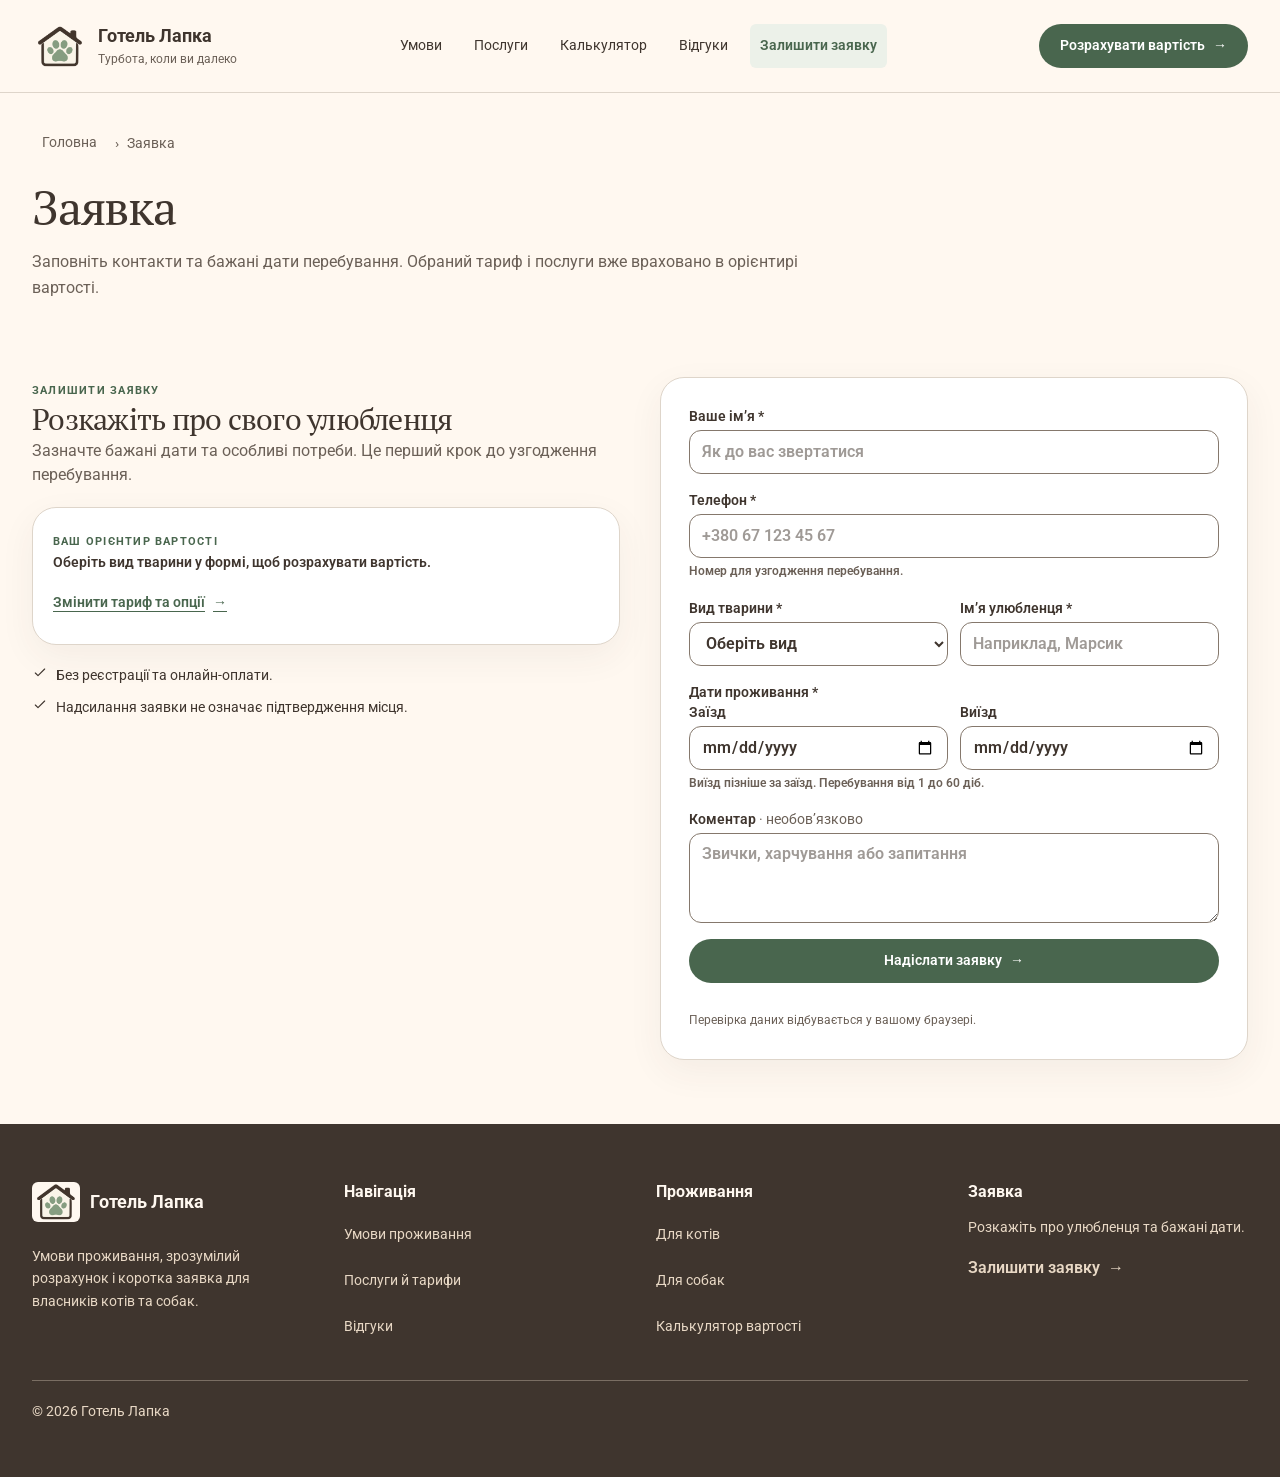
<file: application.html>
<!doctype html>
<html lang="uk">
  <head>
    <meta charset="utf-8" />
    <meta name="viewport" content="width=device-width, initial-scale=1" />
    <meta
      name="description"
      content="Форма з контактами, інформацією про тварину й бажаними датами перебування."
    />
    <title>Заявка — Готель Лапка</title>
    <link rel="icon" href="assets/icons/brand.webp" type="image/webp" />
    <link rel="stylesheet" href="assets/css/style.css" />
  </head>
  <body class="flex min-h-dvh flex-col bg-paper font-sans text-ink">
    <a
      href="#main-content"
      class="sr-only z-50 rounded-card bg-white px-4 py-2 text-brand focus-visible:not-sr-only focus-visible:fixed focus-visible:top-2 focus-visible:left-2"
      >Перейти до вмісту</a
    >
    <header class="sticky top-0 z-30 border-b border-line bg-paper">
      <div
        class="mx-auto flex min-h-19 w-full max-w-shell items-center justify-between gap-5 px-5 sm:px-8 lg:min-h-23"
      >
        <a
          href="index.html"
          class="flex shrink-0 items-center gap-2.5 rounded-sm"
        >
          <img
            src="assets/icons/brand.webp"
            alt=""
            width="192"
            height="146"
            class="h-10 w-12 object-contain lg:h-12 lg:w-14"
          />
          <span class="text-base leading-tight font-bold sm:text-lg">
            Готель Лапка
            <small class="mt-1 block text-xs font-normal text-muted"
              >Турбота, коли ви далеко</small
            >
          </span>
        </a>
        <nav
          id="site-menu"
          aria-label="Головна навігація"
          class="absolute inset-x-0 top-full hidden max-h-[calc(100dvh-4.75rem)] overflow-y-auto border-b border-line bg-paper px-5 py-3 shadow-card sm:px-8 lg:static lg:block lg:max-h-none lg:overflow-visible lg:border-0 lg:p-0 lg:shadow-none"
        >
          <ul
            class="flex flex-col lg:flex-row lg:items-center lg:gap-2 xl:gap-3"
          >
            <li>
              <a
                href="conditions.html"
                class="flex min-h-11 items-center rounded-md px-2.5 py-2 text-sm leading-tight transition-colors hover:bg-sand/45 hover:text-brand aria-[current=page]:bg-moss aria-[current=page]:font-semibold aria-[current=page]:text-brand"
                >Умови</a
              >
            </li>
            <li>
              <a
                href="services.html"
                class="flex min-h-11 items-center rounded-md px-2.5 py-2 text-sm leading-tight transition-colors hover:bg-sand/45 hover:text-brand aria-[current=page]:bg-moss aria-[current=page]:font-semibold aria-[current=page]:text-brand"
                >Послуги</a
              >
            </li>
            <li>
              <a
                href="calculator.html"
                class="flex min-h-11 items-center rounded-md px-2.5 py-2 text-sm leading-tight transition-colors hover:bg-sand/45 hover:text-brand aria-[current=page]:bg-moss aria-[current=page]:font-semibold aria-[current=page]:text-brand"
                >Калькулятор</a
              >
            </li>
            <li>
              <a
                href="reviews.html"
                class="flex min-h-11 items-center rounded-md px-2.5 py-2 text-sm leading-tight transition-colors hover:bg-sand/45 hover:text-brand aria-[current=page]:bg-moss aria-[current=page]:font-semibold aria-[current=page]:text-brand"
                >Відгуки</a
              >
            </li>
            <li>
              <a
                aria-current="page"
                href="application.html"
                class="flex min-h-11 items-center rounded-md px-2.5 py-2 text-sm leading-tight transition-colors hover:bg-sand/45 hover:text-brand aria-[current=page]:bg-moss aria-[current=page]:font-semibold aria-[current=page]:text-brand"
                >Залишити заявку</a
              >
            </li>
          </ul>
        </nav>
        <div class="hidden shrink-0 xl:block">
          <a
            href="calculator.html"
            class="inline-flex min-h-11 items-center justify-center gap-2 rounded-full border px-5 py-2.5 text-center text-sm leading-snug font-semibold transition-colors duration-200 focus-visible:outline-2 focus-visible:outline-offset-4 motion-reduce:transition-none border-transparent bg-brand text-white hover:bg-brand-hover active:bg-brand-pressed focus-visible:outline-brand"
          >
            Розрахувати вартість <span aria-hidden="true">→</span>
          </a>
        </div>
        <button
          type="button"
          class="inline-flex min-h-11 min-w-11 shrink-0 items-center justify-center rounded-full border border-input text-ink transition-colors hover:bg-sand/60 lg:hidden"
          aria-label="Відкрити меню"
          aria-expanded="false"
          aria-controls="site-menu"
          data-menu-toggle
        >
          <svg
            class="size-5"
            aria-hidden="true"
            viewBox="0 0 24 24"
            fill="none"
            stroke="currentColor"
            stroke-width="1.7"
          >
            <path stroke-linecap="round" d="M4 6h16M4 12h16M4 18h16"></path>
          </svg>
        </button>
      </div>
    </header>
    <main id="main-content" tabindex="-1" class="flex-1">
      <header class="mx-auto w-full max-w-shell px-5 pt-5 pb-3 sm:px-8 md:pt-7">
        <nav aria-label="Хлібні крихти" class="mb-3 text-sm text-muted">
          <ol class="flex flex-wrap items-center gap-x-2">
            <li>
              <a
                href="index.html"
                class="flex min-h-11 items-center rounded-md px-2.5 py-2 text-sm leading-tight transition-colors hover:bg-sand/45 hover:text-brand aria-[current=page]:bg-moss aria-[current=page]:font-semibold aria-[current=page]:text-brand"
                >Головна</a
              >
            </li>

            <li aria-hidden="true">›</li>
            <li aria-current="page">Заявка</li>
          </ol>
        </nav>
        <h1 class="text-3xl leading-tight sm:text-4xl lg:text-5xl">Заявка</h1>
        <p class="mt-3 max-w-3xl text-base leading-relaxed text-muted">
          Заповніть контакти та бажані дати перебування. Обраний тариф і послуги
          вже враховано в орієнтирі вартості.
        </p>
      </header>
      <section
        class="py-10 md:py-14 lg:py-16"
        id="application"
        aria-labelledby="application-heading"
      >
        <div
          class="mx-auto grid w-full max-w-shell grid-cols-1 items-start gap-7 px-5 sm:px-8 lg:grid-cols-2 lg:gap-10"
          data-application-layout=""
        >
          <div>
            <span
              class="text-[0.7rem] font-bold tracking-[0.11em] text-brand uppercase"
              >Залишити заявку</span
            >
            <h2
              id="application-heading"
              class="text-2xl leading-tight lg:text-3xl"
            >
              Розкажіть про свого улюбленця
            </h2>
            <p class="text-muted">
              Зазначте бажані дати та особливі потреби. Це перший крок до
              узгодження перебування.
            </p>
            <div
              class="calculation-reference my-5 space-y-2 rounded-card border border-line bg-white p-5 shadow-card"
            >
              <span
                class="text-[0.7rem] font-bold tracking-[0.11em] text-brand uppercase"
                >Ваш орієнтир вартості</span
              >
              <b id="application-price-label" hidden></b>
              <p class="text-sm">
                <span id="application-price-status" class="font-semibold" role="status">
                  Оберіть вид тварини у формі, щоб розрахувати вартість.
                </span>
                <span id="application-price-note"></span>
              </p>
              <a
                class="inline-flex min-h-11 items-center gap-2 rounded-sm text-sm font-semibold text-brand underline underline-offset-4 hover:text-brand-hover"
                href="calculator.html"
                data-calculation-link=""
              >
                Змінити тариф та опції
                <span aria-hidden="true">→</span>
              </a>
            </div>
            <div class="mt-3 flex items-start gap-2">
              <svg
                class="size-4 shrink-0"
                aria-hidden="true"
                viewBox="0 0 24 24"
                fill="none"
                stroke="currentColor"
                stroke-width="1.7"
                stroke-linecap="round"
                stroke-linejoin="round"
              >
                <path d="m5 12 4 4 10-10"></path>
              </svg>
              <span class="text-sm">Без реєстрації та онлайн-оплати.</span>
            </div>
            <div class="mt-3 flex items-start gap-2">
              <svg
                class="size-4 shrink-0"
                aria-hidden="true"
                viewBox="0 0 24 24"
                fill="none"
                stroke="currentColor"
                stroke-width="1.7"
                stroke-linecap="round"
                stroke-linejoin="round"
              >
                <path d="m5 12 4 4 10-10"></path>
              </svg>
              <span class="text-sm"
                >Надсилання заявки не означає підтвердження місця.</span
              >
            </div>
          </div>
          <div id="application-content">
            <form
              id="application-form"
              class="min-w-0 space-y-4 rounded-card border border-line bg-white p-5 shadow-card md:p-7"
              novalidate=""
            >
              <div class="min-w-0 text-sm font-semibold">
                <label for="owner">Ваше ім’я *</label>
                <input
                  class="mt-1 block min-h-11 w-full max-w-full min-w-0 rounded-field border border-input bg-white px-3 py-2 text-base text-ink aria-invalid:border-danger"
                  id="owner"
                  name="owner"
                  autocomplete="given-name"
                  required=""
                  maxlength="80"
                  placeholder="Як до вас звертатися"
                  value=""
                  aria-describedby="owner-error"
                />
                <p
                  class="mt-1 text-sm font-semibold text-danger"
                  id="owner-error"
                  hidden=""
                ></p>
              </div>
              <div class="min-w-0 text-sm font-semibold">
                <label for="phone">Телефон *</label>
                <input
                  class="mt-1 block min-h-11 w-full max-w-full min-w-0 rounded-field border border-input bg-white px-3 py-2 text-base text-ink aria-invalid:border-danger"
                  id="phone"
                  name="phone"
                  autocomplete="tel"
                  type="tel"
                  inputmode="tel"
                  required=""
                  maxlength="30"
                  placeholder="+380 67 123 45 67"
                  value=""
                  aria-describedby="phone-help phone-error"
                />
                <p
                  class="mt-1 text-xs leading-relaxed text-muted"
                  id="phone-help"
                >
                  Номер для узгодження перебування.
                </p>
                <p
                  class="mt-1 text-sm font-semibold text-danger"
                  id="phone-error"
                  hidden=""
                ></p>
              </div>
              <div class="grid grid-cols-1 gap-3 text-sm font-semibold sm:grid-cols-2">
                <div class="min-w-0">
                  <label for="application-pet">Вид тварини *</label>
                  <select
                    class="mt-1 block min-h-11 w-full max-w-full min-w-0 rounded-field border border-input bg-white px-3 py-2 text-base text-ink aria-invalid:border-danger"
                    id="application-pet"
                    name="pet"
                    required=""
                    aria-describedby="pet-error"
                  >
                    <option value="">Оберіть вид</option>
                    <option value="cat">Кіт</option>
                    <option value="dog">Собака</option>
                  </select>
                  <p
                    class="mt-1 text-sm font-semibold text-danger"
                    id="pet-error"
                    hidden=""
                  ></p>
                </div>
                <div class="min-w-0">
                  <label for="petname">Ім’я улюбленця *</label>
                  <input
                    class="mt-1 block min-h-11 w-full max-w-full min-w-0 rounded-field border border-input bg-white px-3 py-2 text-base text-ink aria-invalid:border-danger"
                    id="petname"
                    name="petname"
                    required=""
                    maxlength="100"
                    placeholder="Наприклад, Марсик"
                    value=""
                    aria-describedby="petname-error"
                  />
                  <p
                    class="mt-1 text-sm font-semibold text-danger"
                    id="petname-error"
                    hidden=""
                  ></p>
                </div>
              </div>
              <fieldset class="min-w-0 text-sm font-semibold">
                <legend>Дати проживання *</legend>
                <div class="grid grid-cols-1 gap-3 sm:grid-cols-2">
                  <div>
                    <label for="arrival">Заїзд</label>
                    <input
                      class="mt-1 block min-h-11 w-full max-w-full min-w-0 rounded-field border border-input bg-white px-3 py-2 text-base text-ink aria-invalid:border-danger"
                      id="arrival"
                      name="arrival"
                      type="date"
                      required=""
                      value=""
                      aria-describedby="dates-help arrival-error"
                    />
                    <p
                      class="mt-1 text-sm font-semibold text-danger"
                      id="arrival-error"
                      hidden=""
                    ></p>
                  </div>
                  <div>
                    <label for="departure">Виїзд</label>
                    <input
                      class="mt-1 block min-h-11 w-full max-w-full min-w-0 rounded-field border border-input bg-white px-3 py-2 text-base text-ink aria-invalid:border-danger"
                      id="departure"
                      name="departure"
                      type="date"
                      required=""
                      value=""
                      aria-describedby="dates-help departure-error"
                    />
                    <p
                      class="mt-1 text-sm font-semibold text-danger"
                      id="departure-error"
                      hidden=""
                    ></p>
                  </div>
                </div>
                <p
                  id="dates-help"
                  class="mt-1 text-xs leading-relaxed text-muted"
                >
                  Виїзд пізніше за заїзд. Перебування від 1 до 60 діб.
                </p>
              </fieldset>
              <div class="min-w-0 text-sm font-semibold">
                <label for="comment">
                  Коментар
                  <span class="font-normal text-muted">· необов’язково</span>
                </label>
                <textarea
                  class="mt-1 block min-h-11 w-full max-w-full min-w-0 rounded-field border border-input bg-white px-3 py-2 text-base text-ink aria-invalid:border-danger"
                  id="comment"
                  name="comment"
                  rows="3"
                  maxlength="500"
                  placeholder="Звички, харчування або запитання"
                ></textarea>
              </div>
              <div
                class="my-3 rounded-field border border-danger/40 bg-danger/8 p-3 text-sm text-danger"
                id="submit-error"
                role="alert"
                hidden=""
              ></div>
              <button
                type="button"
                class="inline-flex min-h-11 items-center justify-center gap-2 rounded-full border px-5 py-2.5 text-center text-sm leading-snug font-semibold transition-colors duration-200 focus-visible:outline-2 focus-visible:outline-offset-4 disabled:cursor-not-allowed motion-reduce:transition-none border-transparent bg-brand text-white hover:bg-brand-hover active:bg-brand-pressed focus-visible:outline-brand disabled:bg-sand disabled:text-muted w-full aria-busy:cursor-wait"
                id="submit-application"
              >
                Надіслати заявку
                <span aria-hidden="true">→</span>
              </button>
              <p class="mt-3 text-xs leading-relaxed text-muted">
                Перевірка даних відбувається у вашому браузері.
              </p>
            </form>
          </div>
        </div>
      </section>
    </main>
    <template id="application-success">
      <div
        class="space-y-3 rounded-card border border-line bg-white p-5 shadow-card md:p-7"
        role="status"
        tabindex="-1"
        id="success-panel"
      >
        <div
          class="mb-3 w-fit rounded-full bg-moss px-3 py-2 text-lg font-bold text-brand"
        >
          ✓
        </div>
        <h3 class="text-xl leading-tight">Заявка готова</h3>
        <p class="mt-2 leading-relaxed text-muted">
          Контактні дані та дати перевірено у браузері. Готель не отримав даних
          заявки.
        </p>
        <button
          class="inline-flex min-h-11 items-center justify-center gap-2 rounded-full border px-5 py-2.5 text-center text-sm leading-snug font-semibold transition-colors duration-200 focus-visible:outline-2 focus-visible:outline-offset-4 disabled:cursor-not-allowed motion-reduce:transition-none border-transparent bg-brand text-white hover:bg-brand-hover active:bg-brand-pressed focus-visible:outline-brand disabled:bg-sand disabled:text-muted"
          id="new-application"
          type="button"
        >
          Створити нову заявку
          <svg
            class="size-4 shrink-0"
            aria-hidden="true"
            viewBox="0 0 24 24"
            fill="none"
            stroke="currentColor"
            stroke-width="1.7"
            stroke-linecap="round"
            stroke-linejoin="round"
          >
            <path d="M4 12h15m-6-6 6 6-6 6"></path>
          </svg>
        </button>
      </div>
    </template>

    <footer class="bg-ink py-10 text-paper md:py-14">
      <div class="mx-auto w-full max-w-shell px-5 sm:px-8">
        <div class="grid grid-cols-1 gap-8 md:grid-cols-2 lg:grid-cols-4">
          <div>
            <a
              href="index.html"
              class="inline-flex min-h-11 items-center gap-2.5 rounded-sm text-lg font-bold"
            >
              <img
                src="assets/icons/brand.webp"
                alt=""
                loading="lazy"
                width="192"
                height="146"
                class="h-10 w-12 rounded-md bg-paper object-contain"
              />
              Готель Лапка
            </a>
            <p class="mt-4 max-w-xs text-sm leading-relaxed text-sand">
              Умови проживання, зрозумілий розрахунок і коротка заявка для
              власників котів та собак.
            </p>
          </div>
          <div>
            <h2 class="font-sans text-base font-bold tracking-normal">
              Навігація
            </h2>
            <nav class="mt-2" aria-label="Навігація у підвалі">
              <ul class="space-y-0.5 text-sm">
                <li>
                  <a
                    href="conditions.html"
                    class="inline-flex min-h-11 items-center gap-2 rounded-sm text-sand underline-offset-4 transition-colors hover:text-white hover:underline focus-visible:outline-paper"
                    >Умови проживання</a
                  >
                </li>
                <li>
                  <a
                    href="services.html"
                    class="inline-flex min-h-11 items-center gap-2 rounded-sm text-sand underline-offset-4 transition-colors hover:text-white hover:underline focus-visible:outline-paper"
                    >Послуги й тарифи</a
                  >
                </li>
                <li>
                  <a
                    href="reviews.html"
                    class="inline-flex min-h-11 items-center gap-2 rounded-sm text-sand underline-offset-4 transition-colors hover:text-white hover:underline focus-visible:outline-paper"
                    >Відгуки</a
                  >
                </li>
              </ul>
            </nav>
          </div>
          <div>
            <h2 class="font-sans text-base font-bold tracking-normal">
              Проживання
            </h2>
            <ul class="mt-2 space-y-0.5 text-sm">
              <li>
                <a
                  href="service-cats.html"
                  class="inline-flex min-h-11 items-center gap-2 rounded-sm text-sand underline-offset-4 transition-colors hover:text-white hover:underline focus-visible:outline-paper"
                  >Для котів</a
                >
              </li>
              <li>
                <a
                  href="service-dogs.html"
                  class="inline-flex min-h-11 items-center gap-2 rounded-sm text-sand underline-offset-4 transition-colors hover:text-white hover:underline focus-visible:outline-paper"
                  >Для собак</a
                >
              </li>
              <li>
                <a
                  href="calculator.html"
                  class="inline-flex min-h-11 items-center gap-2 rounded-sm text-sand underline-offset-4 transition-colors hover:text-white hover:underline focus-visible:outline-paper"
                  >Калькулятор вартості</a
                >
              </li>
            </ul>
          </div>
          <div>
            <h2 class="font-sans text-base font-bold tracking-normal">
              Заявка
            </h2>
            <p class="mt-3 text-sm leading-relaxed text-sand">
              Розкажіть про улюбленця та бажані дати.
            </p>
            <a
              href="application.html"
              class="inline-flex min-h-11 items-center gap-2 rounded-sm text-sand underline-offset-4 transition-colors hover:text-white hover:underline focus-visible:outline-paper mt-2 font-semibold"
              >Залишити заявку <span aria-hidden="true">→</span></a
            >
          </div>
        </div>
        <p class="mt-8 border-t border-sand/35 pt-5 text-sm text-sand">
          © 2026 Готель Лапка
        </p>
      </div>
    </footer>

    <script src="assets/js/app.js" defer></script>
  </body>
</html>
</file>
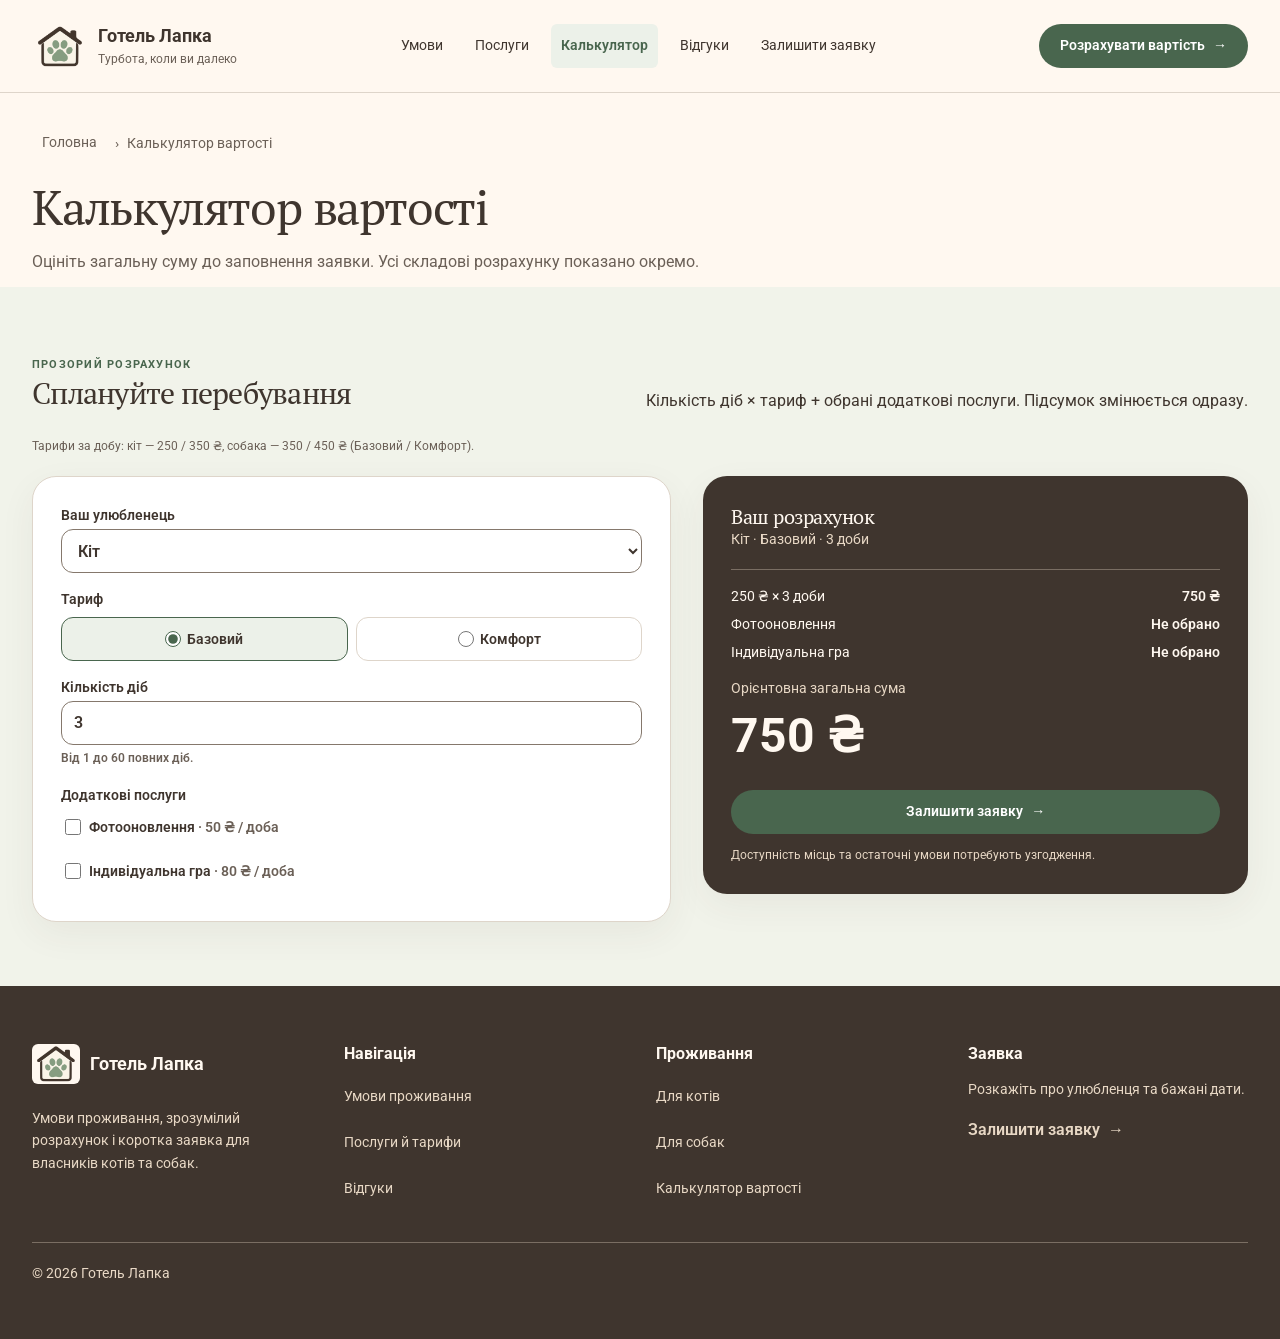
<file: calculator.html>
<!doctype html>
<html lang="uk">
  <head>
    <meta charset="utf-8" />
    <meta name="viewport" content="width=device-width, initial-scale=1" />
    <meta
      name="description"
      content="Орієнтовна вартість залежно від тарифу, тривалості та додаткових послуг."
    />
    <title>Калькулятор вартості — Готель Лапка</title>
    <link rel="icon" href="assets/icons/brand.webp" type="image/webp" />
    <link rel="stylesheet" href="assets/css/style.css" />
  </head>
  <body class="flex min-h-dvh flex-col bg-paper font-sans text-ink">
    <a
      href="#main-content"
      class="sr-only z-50 rounded-card bg-white px-4 py-2 text-brand focus-visible:not-sr-only focus-visible:fixed focus-visible:top-2 focus-visible:left-2"
      >Перейти до вмісту</a
    >
    <header class="sticky top-0 z-30 border-b border-line bg-paper">
      <div
        class="mx-auto flex min-h-19 w-full max-w-shell items-center justify-between gap-5 px-5 sm:px-8 lg:min-h-23"
      >
        <a
          href="index.html"
          class="flex shrink-0 items-center gap-2.5 rounded-sm"
        >
          <img
            src="assets/icons/brand.webp"
            alt=""
            width="192"
            height="146"
            class="h-10 w-12 object-contain lg:h-12 lg:w-14"
          />
          <span class="text-base leading-tight font-bold sm:text-lg">
            Готель Лапка
            <small class="mt-1 block text-xs font-normal text-muted"
              >Турбота, коли ви далеко</small
            >
          </span>
        </a>
        <nav
          id="site-menu"
          aria-label="Головна навігація"
          class="absolute inset-x-0 top-full hidden max-h-[calc(100dvh-4.75rem)] overflow-y-auto border-b border-line bg-paper px-5 py-3 shadow-card sm:px-8 lg:static lg:block lg:max-h-none lg:overflow-visible lg:border-0 lg:p-0 lg:shadow-none"
        >
          <ul
            class="flex flex-col lg:flex-row lg:items-center lg:gap-2 xl:gap-3"
          >
            <li>
              <a
                href="conditions.html"
                class="flex min-h-11 items-center rounded-md px-2.5 py-2 text-sm leading-tight transition-colors hover:bg-sand/45 hover:text-brand aria-[current=page]:bg-moss aria-[current=page]:font-semibold aria-[current=page]:text-brand"
                >Умови</a
              >
            </li>
            <li>
              <a
                href="services.html"
                class="flex min-h-11 items-center rounded-md px-2.5 py-2 text-sm leading-tight transition-colors hover:bg-sand/45 hover:text-brand aria-[current=page]:bg-moss aria-[current=page]:font-semibold aria-[current=page]:text-brand"
                >Послуги</a
              >
            </li>
            <li>
              <a
                aria-current="page"
                href="calculator.html"
                class="flex min-h-11 items-center rounded-md px-2.5 py-2 text-sm leading-tight transition-colors hover:bg-sand/45 hover:text-brand aria-[current=page]:bg-moss aria-[current=page]:font-semibold aria-[current=page]:text-brand"
                >Калькулятор</a
              >
            </li>
            <li>
              <a
                href="reviews.html"
                class="flex min-h-11 items-center rounded-md px-2.5 py-2 text-sm leading-tight transition-colors hover:bg-sand/45 hover:text-brand aria-[current=page]:bg-moss aria-[current=page]:font-semibold aria-[current=page]:text-brand"
                >Відгуки</a
              >
            </li>
            <li>
              <a
                href="application.html"
                class="flex min-h-11 items-center rounded-md px-2.5 py-2 text-sm leading-tight transition-colors hover:bg-sand/45 hover:text-brand aria-[current=page]:bg-moss aria-[current=page]:font-semibold aria-[current=page]:text-brand"
                >Залишити заявку</a
              >
            </li>
          </ul>
        </nav>
        <div class="hidden shrink-0 xl:block">
          <a
            href="calculator.html"
            class="inline-flex min-h-11 items-center justify-center gap-2 rounded-full border px-5 py-2.5 text-center text-sm leading-snug font-semibold transition-colors duration-200 focus-visible:outline-2 focus-visible:outline-offset-4 motion-reduce:transition-none border-transparent bg-brand text-white hover:bg-brand-hover active:bg-brand-pressed focus-visible:outline-brand"
          >
            Розрахувати вартість <span aria-hidden="true">→</span>
          </a>
        </div>
        <button
          type="button"
          class="inline-flex min-h-11 min-w-11 shrink-0 items-center justify-center rounded-full border border-input text-ink transition-colors hover:bg-sand/60 lg:hidden"
          aria-label="Відкрити меню"
          aria-expanded="false"
          aria-controls="site-menu"
          data-menu-toggle
        >
          <svg
            class="size-5"
            aria-hidden="true"
            viewBox="0 0 24 24"
            fill="none"
            stroke="currentColor"
            stroke-width="1.7"
          >
            <path stroke-linecap="round" d="M4 6h16M4 12h16M4 18h16"></path>
          </svg>
        </button>
      </div>
    </header>
    <main id="main-content" tabindex="-1" class="flex-1">
      <header class="mx-auto w-full max-w-shell px-5 pt-5 pb-3 sm:px-8 md:pt-7">
        <nav aria-label="Хлібні крихти" class="mb-3 text-sm text-muted">
          <ol class="flex flex-wrap items-center gap-x-2">
            <li>
              <a
                href="index.html"
                class="flex min-h-11 items-center rounded-md px-2.5 py-2 text-sm leading-tight transition-colors hover:bg-sand/45 hover:text-brand aria-[current=page]:bg-moss aria-[current=page]:font-semibold aria-[current=page]:text-brand"
                >Головна</a
              >
            </li>

            <li aria-hidden="true">›</li>
            <li aria-current="page">Калькулятор вартості</li>
          </ol>
        </nav>
        <h1 class="text-3xl leading-tight sm:text-4xl lg:text-5xl">
          Калькулятор вартості
        </h1>
        <p class="mt-3 max-w-3xl text-base leading-relaxed text-muted">
          Оцініть загальну суму до заповнення заявки. Усі складові розрахунку
          показано окремо.
        </p>
      </header>
      <section
        class="bg-moss/70 py-10 md:py-14 lg:py-16"
        id="calculator"
        aria-labelledby="calculator-heading"
      >
        <div class="mx-auto w-full max-w-shell px-5 sm:px-8">
          <div
            class="mb-6 flex flex-col gap-3 lg:flex-row lg:items-end lg:justify-between lg:gap-8"
          >
            <div>
              <span
                class="text-[0.7rem] font-bold tracking-[0.11em] text-brand uppercase"
                >Прозорий розрахунок</span
              >
              <h2
                id="calculator-heading"
                class="text-2xl leading-tight lg:text-3xl"
              >
                Сплануйте перебування
              </h2>
            </div>
            <p>
              Кількість діб × тариф + обрані додаткові послуги. Підсумок
              змінюється одразу.
            </p>
          </div>
          <p class="mt-1 mb-5 text-xs leading-relaxed text-muted">
            Тарифи за добу: кіт — 250 / 350 ₴, собака — 350 / 450 ₴ (Базовий /
            Комфорт).
          </p>
          <div
            class="grid grid-cols-1 items-start gap-5 lg:grid-cols-[1.08fr_0.92fr] lg:gap-8"
          >
            <div
              class="min-w-0 space-y-4 rounded-card border border-line bg-white p-5 shadow-card md:p-7"
            >
              <div class="min-w-0 text-sm font-semibold">
                <label for="calc-pet">Ваш улюбленець</label>
                <select
                  id="calc-pet"
                  class="mt-1 block min-h-11 w-full max-w-full min-w-0 rounded-field border border-input bg-white px-3 py-2 text-base text-ink aria-invalid:border-danger"
                  data-calc="pet"
                >
                  <option value="cat" selected>Кіт</option>
                  <option value="dog">Собака</option>
                </select>
              </div>
              <fieldset class="min-w-0 text-sm font-semibold">
                <legend>Тариф</legend>
                <div class="mt-2 grid grid-cols-2 gap-2">
                  <label
                    class="flex min-h-11 cursor-pointer items-center justify-center gap-1.5 rounded-field border border-line px-2 text-sm has-checked:border-brand has-checked:bg-moss"
                  >
                    <input
                      type="radio"
                      name="calc-plan"
                      data-calc="plan"
                      value="basic"
                      checked
                      class="size-4 shrink-0 accent-brand"
                    />
                    Базовий
                  </label>
                  <label
                    class="flex min-h-11 cursor-pointer items-center justify-center gap-1.5 rounded-field border border-line px-2 text-sm has-checked:border-brand has-checked:bg-moss"
                  >
                    <input
                      type="radio"
                      name="calc-plan"
                      data-calc="plan"
                      value="comfort"
                      class="size-4 shrink-0 accent-brand"
                    />
                    Комфорт
                  </label>
                </div>
              </fieldset>
              <div class="min-w-0 text-sm font-semibold">
                <label for="calc-days">Кількість діб</label>
                <input
                  id="calc-days"
                  class="mt-1 block min-h-11 w-full max-w-full min-w-0 rounded-field border border-input bg-white px-3 py-2 text-base text-ink aria-invalid:border-danger"
                  type="number"
                  inputmode="numeric"
                  min="1"
                  max="60"
                  step="1"
                  data-calc="days"
                  value="3"
                  aria-describedby="days-help"
                  aria-invalid="false"
                />
                <p
                  id="days-help"
                  class="mt-1 text-xs leading-relaxed text-muted"
                >
                  Від 1 до 60 повних діб.
                </p>
                <p
                  id="days-error"
                  class="mt-1 text-sm font-semibold text-danger"
                  hidden=""
                >
                  Введіть ціле число від 1 до 60.
                </p>
              </div>
              <fieldset class="min-w-0 text-sm font-semibold">
                <legend>Додаткові послуги</legend>
                <label
                  class="flex min-h-11 cursor-pointer items-center gap-2 rounded-lg px-1 text-sm has-disabled:cursor-default has-disabled:text-muted"
                >
                  <input
                    type="checkbox"
                    data-calc="photo"
                    class="size-4 shrink-0 accent-brand"
                  />
                  <span>
                    Фотооновлення
                    <span class="text-sm text-muted">· 50 ₴ / доба</span>
                  </span>
                </label>
                <label
                  class="flex min-h-11 cursor-pointer items-center gap-2 rounded-lg px-1 text-sm has-disabled:cursor-default has-disabled:text-muted"
                >
                  <input
                    type="checkbox"
                    id="play-option"
                    data-calc="play"
                    class="size-4 shrink-0 accent-brand"
                  />
                  <span>
                    Індивідуальна гра
                    <span class="text-sm text-muted" id="play-label"
                      >· 80 ₴ / доба</span
                    >
                  </span>
                </label>
              </fieldset>
            </div>
            <aside
              class="min-w-0 rounded-card bg-ink p-5 text-paper shadow-card md:p-7"
              aria-labelledby="calc-summary-title"
              data-price-summary=""
            >
              <h3 id="calc-summary-title" class="text-xl leading-tight">
                Ваш розрахунок
              </h3>
              <div aria-live="polite" aria-atomic="true">
                <p id="price-warning" class="text-sand" hidden>
                  Вкажіть цілу кількість діб від 1 до 60, щоб побачити підсумок.
                </p>
                <div id="price-breakdown">
                  <p id="price-label" class="text-sm text-sand">
                    Кіт · Базовий · 3 доби
                  </p>
                  <dl class="mt-5 space-y-2 border-t border-sand/35 pt-4">
                    <div
                      class="flex flex-wrap items-baseline justify-between gap-x-4 gap-y-1 text-sm"
                    >
                      <dt id="price-rate">250 ₴ × 3 доби</dt>
                      <dd id="price-stay" class="font-semibold">750 ₴</dd>
                    </div>
                    <div
                      class="flex flex-wrap items-baseline justify-between gap-x-4 gap-y-1 text-sm"
                    >
                      <dt>Фотооновлення</dt>
                      <dd id="price-photo" class="font-semibold">Не обрано</dd>
                    </div>
                    <div
                      class="flex flex-wrap items-baseline justify-between gap-x-4 gap-y-1 text-sm"
                    >
                      <dt>Індивідуальна гра</dt>
                      <dd id="price-play" class="font-semibold">Не обрано</dd>
                    </div>
                  </dl>
                  <p class="mt-4 text-sm text-sand">Орієнтовна загальна сума</p>
                </div>
                <p
                  class="my-2 text-4xl leading-tight font-bold sm:text-5xl"
                  id="price-total"
                >
                  750 ₴
                </p>
              </div>
              <a
                class="inline-flex min-h-11 items-center justify-center gap-2 rounded-full border px-5 py-2.5 text-center text-sm leading-snug font-semibold transition-colors duration-200 focus-visible:outline-2 focus-visible:outline-offset-4 motion-reduce:transition-none border-transparent bg-brand text-white hover:bg-brand-hover active:bg-brand-pressed mt-4 focus-visible:outline-paper w-full"
                id="price-apply"
                href="application.html"
                data-calculation-link=""
              >
                Залишити заявку
                <span aria-hidden="true">→</span>
              </a>
              <button
                class="inline-flex min-h-11 items-center justify-center gap-2 rounded-full border px-5 py-2.5 text-center text-sm leading-snug font-semibold transition-colors duration-200 disabled:cursor-not-allowed motion-reduce:transition-none border-transparent bg-brand text-white hover:bg-brand-hover active:bg-brand-pressed disabled:bg-sand disabled:text-muted mt-4 w-full"
                id="price-apply-disabled"
                type="button"
                disabled
                hidden
              >
                Залишити заявку
              </button>
              <p class="mt-3 text-xs leading-relaxed text-sand">
                Доступність місць та остаточні умови потребують узгодження.
              </p>
            </aside>
          </div>
        </div>
      </section>
    </main>
    <footer class="bg-ink py-10 text-paper md:py-14">
      <div class="mx-auto w-full max-w-shell px-5 sm:px-8">
        <div class="grid grid-cols-1 gap-8 md:grid-cols-2 lg:grid-cols-4">
          <div>
            <a
              href="index.html"
              class="inline-flex min-h-11 items-center gap-2.5 rounded-sm text-lg font-bold"
            >
              <img
                src="assets/icons/brand.webp"
                alt=""
                loading="lazy"
                width="192"
                height="146"
                class="h-10 w-12 rounded-md bg-paper object-contain"
              />
              Готель Лапка
            </a>
            <p class="mt-4 max-w-xs text-sm leading-relaxed text-sand">
              Умови проживання, зрозумілий розрахунок і коротка заявка для
              власників котів та собак.
            </p>
          </div>
          <div>
            <h2 class="font-sans text-base font-bold tracking-normal">
              Навігація
            </h2>
            <nav class="mt-2" aria-label="Навігація у підвалі">
              <ul class="space-y-0.5 text-sm">
                <li>
                  <a
                    href="conditions.html"
                    class="inline-flex min-h-11 items-center gap-2 rounded-sm text-sand underline-offset-4 transition-colors hover:text-white hover:underline focus-visible:outline-paper"
                    >Умови проживання</a
                  >
                </li>
                <li>
                  <a
                    href="services.html"
                    class="inline-flex min-h-11 items-center gap-2 rounded-sm text-sand underline-offset-4 transition-colors hover:text-white hover:underline focus-visible:outline-paper"
                    >Послуги й тарифи</a
                  >
                </li>
                <li>
                  <a
                    href="reviews.html"
                    class="inline-flex min-h-11 items-center gap-2 rounded-sm text-sand underline-offset-4 transition-colors hover:text-white hover:underline focus-visible:outline-paper"
                    >Відгуки</a
                  >
                </li>
              </ul>
            </nav>
          </div>
          <div>
            <h2 class="font-sans text-base font-bold tracking-normal">
              Проживання
            </h2>
            <ul class="mt-2 space-y-0.5 text-sm">
              <li>
                <a
                  href="service-cats.html"
                  class="inline-flex min-h-11 items-center gap-2 rounded-sm text-sand underline-offset-4 transition-colors hover:text-white hover:underline focus-visible:outline-paper"
                  >Для котів</a
                >
              </li>
              <li>
                <a
                  href="service-dogs.html"
                  class="inline-flex min-h-11 items-center gap-2 rounded-sm text-sand underline-offset-4 transition-colors hover:text-white hover:underline focus-visible:outline-paper"
                  >Для собак</a
                >
              </li>
              <li>
                <a
                  href="calculator.html"
                  class="inline-flex min-h-11 items-center gap-2 rounded-sm text-sand underline-offset-4 transition-colors hover:text-white hover:underline focus-visible:outline-paper"
                  >Калькулятор вартості</a
                >
              </li>
            </ul>
          </div>
          <div>
            <h2 class="font-sans text-base font-bold tracking-normal">
              Заявка
            </h2>
            <p class="mt-3 text-sm leading-relaxed text-sand">
              Розкажіть про улюбленця та бажані дати.
            </p>
            <a
              href="application.html"
              class="inline-flex min-h-11 items-center gap-2 rounded-sm text-sand underline-offset-4 transition-colors hover:text-white hover:underline focus-visible:outline-paper mt-2 font-semibold"
              >Залишити заявку <span aria-hidden="true">→</span></a
            >
          </div>
        </div>
        <p class="mt-8 border-t border-sand/35 pt-5 text-sm text-sand">
          © 2026 Готель Лапка
        </p>
      </div>
    </footer>

    <script src="assets/js/app.js" defer></script>
  </body>
</html>
</file>
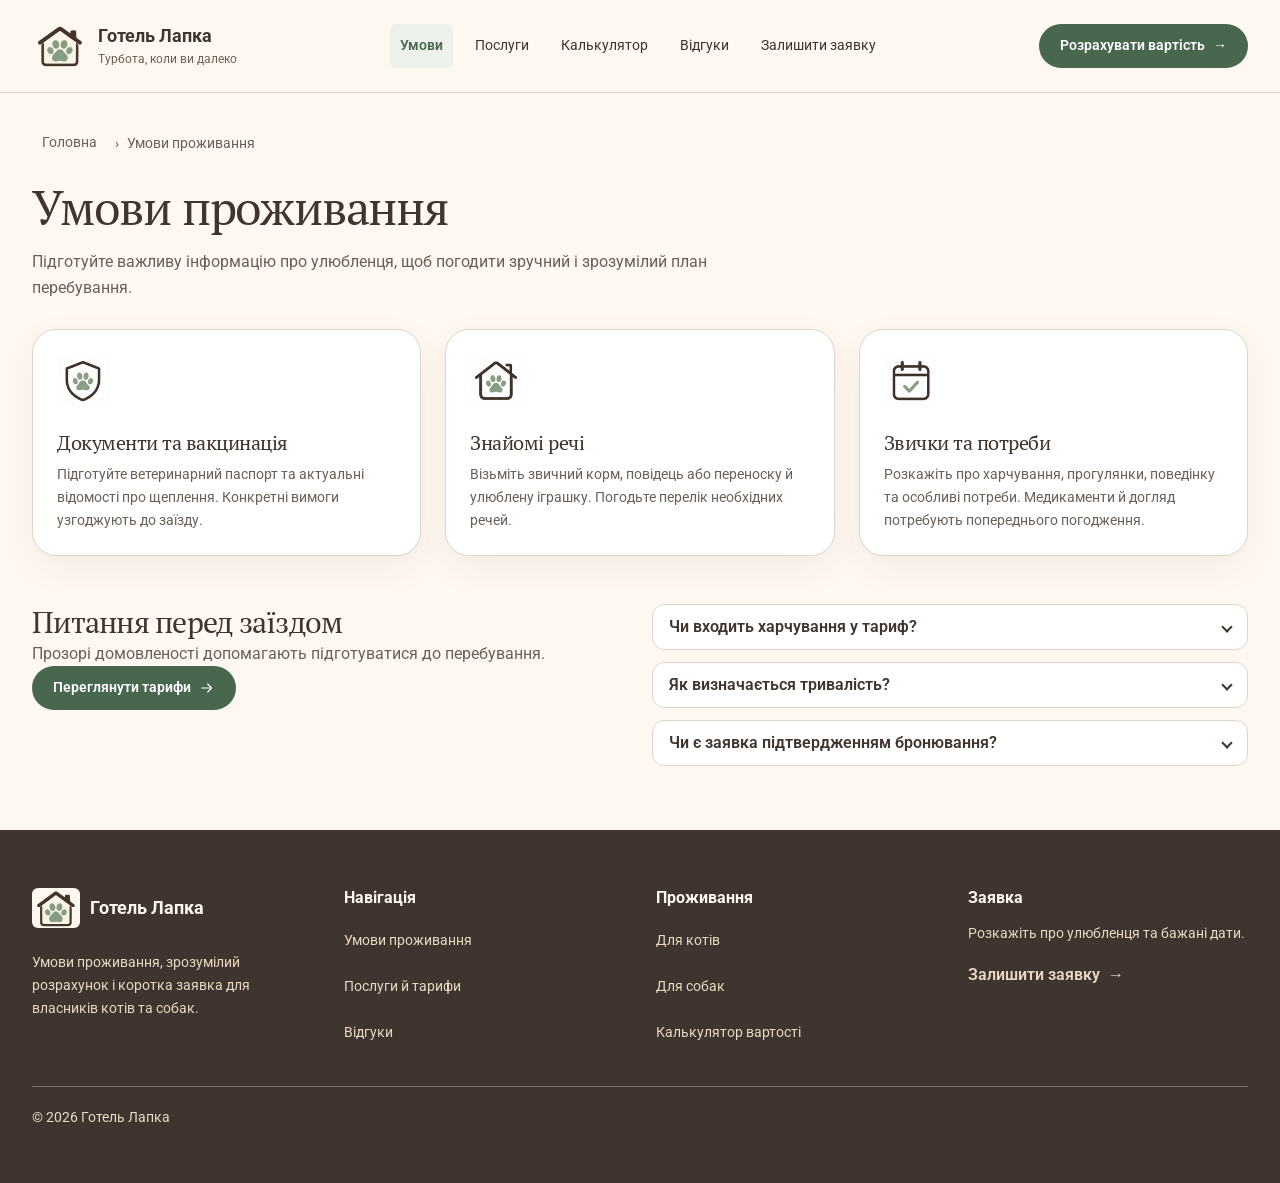
<file: conditions.html>
<!doctype html>
<html lang="uk">
  <head>
    <meta charset="utf-8" />
    <meta name="viewport" content="width=device-width, initial-scale=1" />
    <meta
      name="description"
      content="Що підготувати до заїзду кота або собаки в «Лапку»."
    />
    <title>Умови проживання — Готель Лапка</title>
    <link rel="icon" href="assets/icons/brand.webp" type="image/webp" />
    <link rel="stylesheet" href="assets/css/style.css" />
  </head>
  <body class="flex min-h-dvh flex-col bg-paper font-sans text-ink">
    <a
      href="#main-content"
      class="sr-only z-50 rounded-card bg-white px-4 py-2 text-brand focus-visible:not-sr-only focus-visible:fixed focus-visible:top-2 focus-visible:left-2"
      >Перейти до вмісту</a
    >
    <header class="sticky top-0 z-30 border-b border-line bg-paper">
      <div
        class="mx-auto flex min-h-19 w-full max-w-shell items-center justify-between gap-5 px-5 sm:px-8 lg:min-h-23"
      >
        <a
          href="index.html"
          class="flex shrink-0 items-center gap-2.5 rounded-sm"
        >
          <img
            src="assets/icons/brand.webp"
            alt=""
            width="192"
            height="146"
            class="h-10 w-12 object-contain lg:h-12 lg:w-14"
          />
          <span class="text-base leading-tight font-bold sm:text-lg">
            Готель Лапка
            <small class="mt-1 block text-xs font-normal text-muted"
              >Турбота, коли ви далеко</small
            >
          </span>
        </a>
        <nav
          id="site-menu"
          aria-label="Головна навігація"
          class="absolute inset-x-0 top-full hidden max-h-[calc(100dvh-4.75rem)] overflow-y-auto border-b border-line bg-paper px-5 py-3 shadow-card sm:px-8 lg:static lg:block lg:max-h-none lg:overflow-visible lg:border-0 lg:p-0 lg:shadow-none"
        >
          <ul
            class="flex flex-col lg:flex-row lg:items-center lg:gap-2 xl:gap-3"
          >
            <li>
              <a
                aria-current="page"
                href="conditions.html"
                class="flex min-h-11 items-center rounded-md px-2.5 py-2 text-sm leading-tight transition-colors hover:bg-sand/45 hover:text-brand aria-[current=page]:bg-moss aria-[current=page]:font-semibold aria-[current=page]:text-brand"
                >Умови</a
              >
            </li>
            <li>
              <a
                href="services.html"
                class="flex min-h-11 items-center rounded-md px-2.5 py-2 text-sm leading-tight transition-colors hover:bg-sand/45 hover:text-brand aria-[current=page]:bg-moss aria-[current=page]:font-semibold aria-[current=page]:text-brand"
                >Послуги</a
              >
            </li>
            <li>
              <a
                href="calculator.html"
                class="flex min-h-11 items-center rounded-md px-2.5 py-2 text-sm leading-tight transition-colors hover:bg-sand/45 hover:text-brand aria-[current=page]:bg-moss aria-[current=page]:font-semibold aria-[current=page]:text-brand"
                >Калькулятор</a
              >
            </li>
            <li>
              <a
                href="reviews.html"
                class="flex min-h-11 items-center rounded-md px-2.5 py-2 text-sm leading-tight transition-colors hover:bg-sand/45 hover:text-brand aria-[current=page]:bg-moss aria-[current=page]:font-semibold aria-[current=page]:text-brand"
                >Відгуки</a
              >
            </li>
            <li>
              <a
                href="application.html"
                class="flex min-h-11 items-center rounded-md px-2.5 py-2 text-sm leading-tight transition-colors hover:bg-sand/45 hover:text-brand aria-[current=page]:bg-moss aria-[current=page]:font-semibold aria-[current=page]:text-brand"
                >Залишити заявку</a
              >
            </li>
          </ul>
        </nav>
        <div class="hidden shrink-0 xl:block">
          <a
            href="calculator.html"
            class="inline-flex min-h-11 items-center justify-center gap-2 rounded-full border px-5 py-2.5 text-center text-sm leading-snug font-semibold transition-colors duration-200 focus-visible:outline-2 focus-visible:outline-offset-4 motion-reduce:transition-none border-transparent bg-brand text-white hover:bg-brand-hover active:bg-brand-pressed focus-visible:outline-brand"
          >
            Розрахувати вартість <span aria-hidden="true">→</span>
          </a>
        </div>
        <button
          type="button"
          class="inline-flex min-h-11 min-w-11 shrink-0 items-center justify-center rounded-full border border-input text-ink transition-colors hover:bg-sand/60 lg:hidden"
          aria-label="Відкрити меню"
          aria-expanded="false"
          aria-controls="site-menu"
          data-menu-toggle
        >
          <svg
            class="size-5"
            aria-hidden="true"
            viewBox="0 0 24 24"
            fill="none"
            stroke="currentColor"
            stroke-width="1.7"
          >
            <path stroke-linecap="round" d="M4 6h16M4 12h16M4 18h16"></path>
          </svg>
        </button>
      </div>
    </header>
    <main id="main-content" tabindex="-1" class="flex-1">
      <header class="mx-auto w-full max-w-shell px-5 pt-5 pb-3 sm:px-8 md:pt-7">
        <nav aria-label="Хлібні крихти" class="mb-3 text-sm text-muted">
          <ol class="flex flex-wrap items-center gap-x-2">
            <li>
              <a
                href="index.html"
                class="flex min-h-11 items-center rounded-md px-2.5 py-2 text-sm leading-tight transition-colors hover:bg-sand/45 hover:text-brand aria-[current=page]:bg-moss aria-[current=page]:font-semibold aria-[current=page]:text-brand"
                >Головна</a
              >
            </li>

            <li aria-hidden="true">›</li>
            <li aria-current="page">Умови проживання</li>
          </ol>
        </nav>
        <h1 class="text-3xl leading-tight sm:text-4xl lg:text-5xl">
          Умови проживання
        </h1>
        <p class="mt-3 max-w-3xl text-base leading-relaxed text-muted">
          Підготуйте важливу інформацію про улюбленця, щоб погодити зручний і
          зрозумілий план перебування.
        </p>
      </header>
      <section class="pt-4 pb-10 md:pb-14 lg:pb-16">
        <div class="mx-auto w-full max-w-shell px-5 sm:px-8">
          <div class="grid grid-cols-1 gap-6 md:grid-cols-2 lg:grid-cols-3">
            <article
              class="min-w-0 rounded-card border border-line bg-white p-5 shadow-card sm:p-6"
            >
              <img
                src="assets/icons/shield.webp"
                alt=""
                width="112"
                height="112"
                loading="lazy"
                class="size-13 shrink-0 object-contain"
              />
              <h2 class="mt-6 text-xl leading-tight">
                Документи та вакцинація
              </h2>
              <p class="mt-2 text-sm leading-relaxed text-muted">
                Підготуйте ветеринарний паспорт та актуальні відомості про
                щеплення. Конкретні вимоги узгоджують до заїзду.
              </p>
            </article>
            <article
              class="min-w-0 rounded-card border border-line bg-white p-5 shadow-card sm:p-6"
            >
              <img
                src="assets/icons/house.webp"
                alt=""
                width="112"
                height="112"
                loading="lazy"
                class="size-13 shrink-0 object-contain"
              />
              <h2 class="mt-6 text-xl leading-tight">Знайомі речі</h2>
              <p class="mt-2 text-sm leading-relaxed text-muted">
                Візьміть звичний корм, повідець або переноску й улюблену
                іграшку. Погодьте перелік необхідних речей.
              </p>
            </article>
            <article
              class="min-w-0 rounded-card border border-line bg-white p-5 shadow-card sm:p-6"
            >
              <img
                src="assets/icons/calendar.webp"
                alt=""
                width="112"
                height="112"
                loading="lazy"
                class="size-13 shrink-0 object-contain"
              />
              <h2 class="mt-6 text-xl leading-tight">Звички та потреби</h2>
              <p class="mt-2 text-sm leading-relaxed text-muted">
                Розкажіть про харчування, прогулянки, поведінку та особливі
                потреби. Медикаменти й догляд потребують попереднього
                погодження.
              </p>
            </article>
          </div>
          <div class="mt-12 grid grid-cols-1 gap-6 lg:grid-cols-2">
            <div>
              <h2 class="text-2xl leading-tight lg:text-3xl">
                Питання перед заїздом
              </h2>
              <p class="text-muted">
                Прозорі домовленості допомагають підготуватися до перебування.
              </p>
              <a
                class="inline-flex min-h-11 items-center justify-center gap-2 rounded-full border px-5 py-2.5 text-center text-sm leading-snug font-semibold transition-colors duration-200 focus-visible:outline-2 focus-visible:outline-offset-4 motion-reduce:transition-none border-transparent bg-brand text-white hover:bg-brand-hover active:bg-brand-pressed focus-visible:outline-brand"
                href="services.html"
                >Переглянути тарифи<svg
                  class="size-4 shrink-0"
                  aria-hidden="true"
                  viewBox="0 0 24 24"
                  fill="none"
                  stroke="currentColor"
                  stroke-width="1.7"
                  stroke-linecap="round"
                  stroke-linejoin="round"
                >
                  <path d="M4 12h15m-6-6 6 6-6 6"></path></svg
              ></a>
            </div>
            <div class="space-y-3">
              <details
                class="overflow-hidden rounded-field border border-line bg-white"
              >
                <summary
                  class="faq-title flex min-h-11 cursor-pointer items-center justify-between gap-3 px-4 py-2 font-semibold transition-colors hover:bg-moss/60"
                >
                  Чи входить харчування у тариф?
                </summary>
                <p class="px-4 pb-4 text-sm leading-relaxed text-muted">
                  У тариф входить годування за вашим розпорядком. Власник
                  приносить звичний корм улюбленця.
                </p>
              </details>
              <details
                class="overflow-hidden rounded-field border border-line bg-white"
              >
                <summary
                  class="faq-title flex min-h-11 cursor-pointer items-center justify-between gap-3 px-4 py-2 font-semibold transition-colors hover:bg-moss/60"
                >
                  Як визначається тривалість?
                </summary>
                <p class="px-4 pb-4 text-sm leading-relaxed text-muted">
                  Кількість діб визначається за різницею між датами заїзду й
                  виїзду. Калькулятор підтримує перебування від 1 до 60 діб.
                </p>
              </details>
              <details
                class="overflow-hidden rounded-field border border-line bg-white"
              >
                <summary
                  class="faq-title flex min-h-11 cursor-pointer items-center justify-between gap-3 px-4 py-2 font-semibold transition-colors hover:bg-moss/60"
                >
                  Чи є заявка підтвердженням бронювання?
                </summary>
                <p class="px-4 pb-4 text-sm leading-relaxed text-muted">
                  Місце та умови проживання потрібно підтвердити окремо.
                </p>
              </details>
            </div>
          </div>
        </div>
      </section>
    </main>
    <footer class="bg-ink py-10 text-paper md:py-14">
      <div class="mx-auto w-full max-w-shell px-5 sm:px-8">
        <div class="grid grid-cols-1 gap-8 md:grid-cols-2 lg:grid-cols-4">
          <div>
            <a
              href="index.html"
              class="inline-flex min-h-11 items-center gap-2.5 rounded-sm text-lg font-bold"
            >
              <img
                src="assets/icons/brand.webp"
                alt=""
                loading="lazy"
                width="192"
                height="146"
                class="h-10 w-12 rounded-md bg-paper object-contain"
              />
              Готель Лапка
            </a>
            <p class="mt-4 max-w-xs text-sm leading-relaxed text-sand">
              Умови проживання, зрозумілий розрахунок і коротка заявка для
              власників котів та собак.
            </p>
          </div>
          <div>
            <h2 class="font-sans text-base font-bold tracking-normal">
              Навігація
            </h2>
            <nav class="mt-2" aria-label="Навігація у підвалі">
              <ul class="space-y-0.5 text-sm">
                <li>
                  <a
                    href="conditions.html"
                    class="inline-flex min-h-11 items-center gap-2 rounded-sm text-sand underline-offset-4 transition-colors hover:text-white hover:underline focus-visible:outline-paper"
                    >Умови проживання</a
                  >
                </li>
                <li>
                  <a
                    href="services.html"
                    class="inline-flex min-h-11 items-center gap-2 rounded-sm text-sand underline-offset-4 transition-colors hover:text-white hover:underline focus-visible:outline-paper"
                    >Послуги й тарифи</a
                  >
                </li>
                <li>
                  <a
                    href="reviews.html"
                    class="inline-flex min-h-11 items-center gap-2 rounded-sm text-sand underline-offset-4 transition-colors hover:text-white hover:underline focus-visible:outline-paper"
                    >Відгуки</a
                  >
                </li>
              </ul>
            </nav>
          </div>
          <div>
            <h2 class="font-sans text-base font-bold tracking-normal">
              Проживання
            </h2>
            <ul class="mt-2 space-y-0.5 text-sm">
              <li>
                <a
                  href="service-cats.html"
                  class="inline-flex min-h-11 items-center gap-2 rounded-sm text-sand underline-offset-4 transition-colors hover:text-white hover:underline focus-visible:outline-paper"
                  >Для котів</a
                >
              </li>
              <li>
                <a
                  href="service-dogs.html"
                  class="inline-flex min-h-11 items-center gap-2 rounded-sm text-sand underline-offset-4 transition-colors hover:text-white hover:underline focus-visible:outline-paper"
                  >Для собак</a
                >
              </li>
              <li>
                <a
                  href="calculator.html"
                  class="inline-flex min-h-11 items-center gap-2 rounded-sm text-sand underline-offset-4 transition-colors hover:text-white hover:underline focus-visible:outline-paper"
                  >Калькулятор вартості</a
                >
              </li>
            </ul>
          </div>
          <div>
            <h2 class="font-sans text-base font-bold tracking-normal">
              Заявка
            </h2>
            <p class="mt-3 text-sm leading-relaxed text-sand">
              Розкажіть про улюбленця та бажані дати.
            </p>
            <a
              href="application.html"
              class="inline-flex min-h-11 items-center gap-2 rounded-sm text-sand underline-offset-4 transition-colors hover:text-white hover:underline focus-visible:outline-paper mt-2 font-semibold"
              >Залишити заявку <span aria-hidden="true">→</span></a
            >
          </div>
        </div>
        <p class="mt-8 border-t border-sand/35 pt-5 text-sm text-sand">
          © 2026 Готель Лапка
        </p>
      </div>
    </footer>

    <script src="assets/js/app.js" defer></script>
  </body>
</html>
</file>
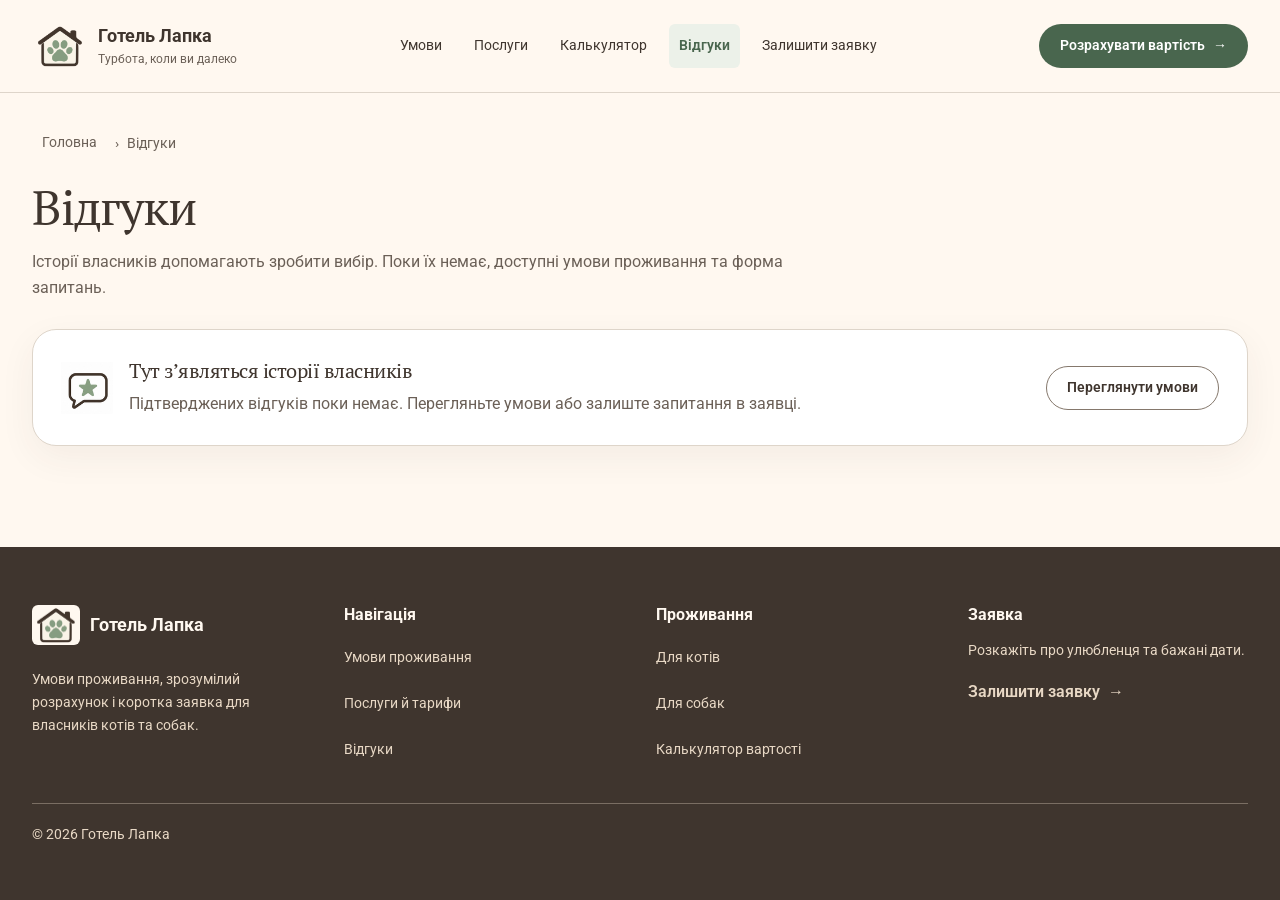
<file: reviews.html>
<!doctype html>
<html lang="uk">
  <head>
    <meta charset="utf-8" />
    <meta name="viewport" content="width=device-width, initial-scale=1" />
    <meta
      name="description"
      content="Відгуки власників та перехід до умов проживання."
    />
    <title>Відгуки — Готель Лапка</title>
    <link rel="icon" href="assets/icons/brand.webp" type="image/webp" />
    <link rel="stylesheet" href="assets/css/style.css" />
  </head>
  <body class="flex min-h-dvh flex-col bg-paper font-sans text-ink">
    <a
      href="#main-content"
      class="sr-only z-50 rounded-card bg-white px-4 py-2 text-brand focus-visible:not-sr-only focus-visible:fixed focus-visible:top-2 focus-visible:left-2"
      >Перейти до вмісту</a
    >
    <header class="sticky top-0 z-30 border-b border-line bg-paper">
      <div
        class="mx-auto flex min-h-19 w-full max-w-shell items-center justify-between gap-5 px-5 sm:px-8 lg:min-h-23"
      >
        <a
          href="index.html"
          class="flex shrink-0 items-center gap-2.5 rounded-sm"
        >
          <img
            src="assets/icons/brand.webp"
            alt=""
            width="192"
            height="146"
            class="h-10 w-12 object-contain lg:h-12 lg:w-14"
          />
          <span class="text-base leading-tight font-bold sm:text-lg">
            Готель Лапка
            <small class="mt-1 block text-xs font-normal text-muted"
              >Турбота, коли ви далеко</small
            >
          </span>
        </a>
        <nav
          id="site-menu"
          aria-label="Головна навігація"
          class="absolute inset-x-0 top-full hidden max-h-[calc(100dvh-4.75rem)] overflow-y-auto border-b border-line bg-paper px-5 py-3 shadow-card sm:px-8 lg:static lg:block lg:max-h-none lg:overflow-visible lg:border-0 lg:p-0 lg:shadow-none"
        >
          <ul
            class="flex flex-col lg:flex-row lg:items-center lg:gap-2 xl:gap-3"
          >
            <li>
              <a
                href="conditions.html"
                class="flex min-h-11 items-center rounded-md px-2.5 py-2 text-sm leading-tight transition-colors hover:bg-sand/45 hover:text-brand aria-[current=page]:bg-moss aria-[current=page]:font-semibold aria-[current=page]:text-brand"
                >Умови</a
              >
            </li>
            <li>
              <a
                href="services.html"
                class="flex min-h-11 items-center rounded-md px-2.5 py-2 text-sm leading-tight transition-colors hover:bg-sand/45 hover:text-brand aria-[current=page]:bg-moss aria-[current=page]:font-semibold aria-[current=page]:text-brand"
                >Послуги</a
              >
            </li>
            <li>
              <a
                href="calculator.html"
                class="flex min-h-11 items-center rounded-md px-2.5 py-2 text-sm leading-tight transition-colors hover:bg-sand/45 hover:text-brand aria-[current=page]:bg-moss aria-[current=page]:font-semibold aria-[current=page]:text-brand"
                >Калькулятор</a
              >
            </li>
            <li>
              <a
                aria-current="page"
                href="reviews.html"
                class="flex min-h-11 items-center rounded-md px-2.5 py-2 text-sm leading-tight transition-colors hover:bg-sand/45 hover:text-brand aria-[current=page]:bg-moss aria-[current=page]:font-semibold aria-[current=page]:text-brand"
                >Відгуки</a
              >
            </li>
            <li>
              <a
                href="application.html"
                class="flex min-h-11 items-center rounded-md px-2.5 py-2 text-sm leading-tight transition-colors hover:bg-sand/45 hover:text-brand aria-[current=page]:bg-moss aria-[current=page]:font-semibold aria-[current=page]:text-brand"
                >Залишити заявку</a
              >
            </li>
          </ul>
        </nav>
        <div class="hidden shrink-0 xl:block">
          <a
            href="calculator.html"
            class="inline-flex min-h-11 items-center justify-center gap-2 rounded-full border px-5 py-2.5 text-center text-sm leading-snug font-semibold transition-colors duration-200 focus-visible:outline-2 focus-visible:outline-offset-4 motion-reduce:transition-none border-transparent bg-brand text-white hover:bg-brand-hover active:bg-brand-pressed focus-visible:outline-brand"
          >
            Розрахувати вартість <span aria-hidden="true">→</span>
          </a>
        </div>
        <button
          type="button"
          class="inline-flex min-h-11 min-w-11 shrink-0 items-center justify-center rounded-full border border-input text-ink transition-colors hover:bg-sand/60 lg:hidden"
          aria-label="Відкрити меню"
          aria-expanded="false"
          aria-controls="site-menu"
          data-menu-toggle
        >
          <svg
            class="size-5"
            aria-hidden="true"
            viewBox="0 0 24 24"
            fill="none"
            stroke="currentColor"
            stroke-width="1.7"
          >
            <path stroke-linecap="round" d="M4 6h16M4 12h16M4 18h16"></path>
          </svg>
        </button>
      </div>
    </header>
    <main id="main-content" tabindex="-1" class="flex-1">
      <header class="mx-auto w-full max-w-shell px-5 pt-5 pb-3 sm:px-8 md:pt-7">
        <nav aria-label="Хлібні крихти" class="mb-3 text-sm text-muted">
          <ol class="flex flex-wrap items-center gap-x-2">
            <li>
              <a
                href="index.html"
                class="flex min-h-11 items-center rounded-md px-2.5 py-2 text-sm leading-tight transition-colors hover:bg-sand/45 hover:text-brand aria-[current=page]:bg-moss aria-[current=page]:font-semibold aria-[current=page]:text-brand"
                >Головна</a
              >
            </li>

            <li aria-hidden="true">›</li>
            <li aria-current="page">Відгуки</li>
          </ol>
        </nav>
        <h1 class="text-3xl leading-tight sm:text-4xl lg:text-5xl">Відгуки</h1>
        <p class="mt-3 max-w-3xl text-base leading-relaxed text-muted">
          Історії власників допомагають зробити вибір. Поки їх немає, доступні
          умови проживання та форма запитань.
        </p>
      </header>
      <section class="pt-4 pb-10 md:pb-14 lg:pb-16">
        <div class="mx-auto w-full max-w-shell px-5 sm:px-8">
          <div
            class="grid items-start gap-4 rounded-card border border-line bg-white p-5 shadow-card sm:grid-cols-[auto_1fr] sm:p-7 lg:grid-cols-[auto_1fr_auto] lg:items-center"
          >
            <img
              src="assets/icons/review.webp"
              alt=""
              width="112"
              height="112"
              loading="lazy"
              class="size-13 shrink-0 object-contain"
            />
            <div>
              <h2 class="text-xl leading-tight">
                Тут з’являться історії власників
              </h2>
              <p class="mt-2 leading-relaxed text-muted">
                Підтверджених відгуків поки немає. Перегляньте умови або залиште
                запитання в заявці.
              </p>
            </div>
            <a
              class="inline-flex min-h-11 items-center justify-center gap-2 rounded-full border px-5 py-2.5 text-center text-sm leading-snug font-semibold transition-colors duration-200 focus-visible:outline-2 focus-visible:outline-offset-4 motion-reduce:transition-none border-input text-ink hover:bg-sand/60 active:bg-sand focus-visible:outline-brand"
              href="conditions.html"
              >Переглянути умови</a
            >
          </div>
        </div>
      </section>
    </main>
    <footer class="bg-ink py-10 text-paper md:py-14">
      <div class="mx-auto w-full max-w-shell px-5 sm:px-8">
        <div class="grid grid-cols-1 gap-8 md:grid-cols-2 lg:grid-cols-4">
          <div>
            <a
              href="index.html"
              class="inline-flex min-h-11 items-center gap-2.5 rounded-sm text-lg font-bold"
            >
              <img
                src="assets/icons/brand.webp"
                alt=""
                loading="lazy"
                width="192"
                height="146"
                class="h-10 w-12 rounded-md bg-paper object-contain"
              />
              Готель Лапка
            </a>
            <p class="mt-4 max-w-xs text-sm leading-relaxed text-sand">
              Умови проживання, зрозумілий розрахунок і коротка заявка для
              власників котів та собак.
            </p>
          </div>
          <div>
            <h2 class="font-sans text-base font-bold tracking-normal">
              Навігація
            </h2>
            <nav class="mt-2" aria-label="Навігація у підвалі">
              <ul class="space-y-0.5 text-sm">
                <li>
                  <a
                    href="conditions.html"
                    class="inline-flex min-h-11 items-center gap-2 rounded-sm text-sand underline-offset-4 transition-colors hover:text-white hover:underline focus-visible:outline-paper"
                    >Умови проживання</a
                  >
                </li>
                <li>
                  <a
                    href="services.html"
                    class="inline-flex min-h-11 items-center gap-2 rounded-sm text-sand underline-offset-4 transition-colors hover:text-white hover:underline focus-visible:outline-paper"
                    >Послуги й тарифи</a
                  >
                </li>
                <li>
                  <a
                    href="reviews.html"
                    class="inline-flex min-h-11 items-center gap-2 rounded-sm text-sand underline-offset-4 transition-colors hover:text-white hover:underline focus-visible:outline-paper"
                    >Відгуки</a
                  >
                </li>
              </ul>
            </nav>
          </div>
          <div>
            <h2 class="font-sans text-base font-bold tracking-normal">
              Проживання
            </h2>
            <ul class="mt-2 space-y-0.5 text-sm">
              <li>
                <a
                  href="service-cats.html"
                  class="inline-flex min-h-11 items-center gap-2 rounded-sm text-sand underline-offset-4 transition-colors hover:text-white hover:underline focus-visible:outline-paper"
                  >Для котів</a
                >
              </li>
              <li>
                <a
                  href="service-dogs.html"
                  class="inline-flex min-h-11 items-center gap-2 rounded-sm text-sand underline-offset-4 transition-colors hover:text-white hover:underline focus-visible:outline-paper"
                  >Для собак</a
                >
              </li>
              <li>
                <a
                  href="calculator.html"
                  class="inline-flex min-h-11 items-center gap-2 rounded-sm text-sand underline-offset-4 transition-colors hover:text-white hover:underline focus-visible:outline-paper"
                  >Калькулятор вартості</a
                >
              </li>
            </ul>
          </div>
          <div>
            <h2 class="font-sans text-base font-bold tracking-normal">
              Заявка
            </h2>
            <p class="mt-3 text-sm leading-relaxed text-sand">
              Розкажіть про улюбленця та бажані дати.
            </p>
            <a
              href="application.html"
              class="inline-flex min-h-11 items-center gap-2 rounded-sm text-sand underline-offset-4 transition-colors hover:text-white hover:underline focus-visible:outline-paper mt-2 font-semibold"
              >Залишити заявку <span aria-hidden="true">→</span></a
            >
          </div>
        </div>
        <p class="mt-8 border-t border-sand/35 pt-5 text-sm text-sand">
          © 2026 Готель Лапка
        </p>
      </div>
    </footer>

    <script src="assets/js/app.js" defer></script>
  </body>
</html>
</file>
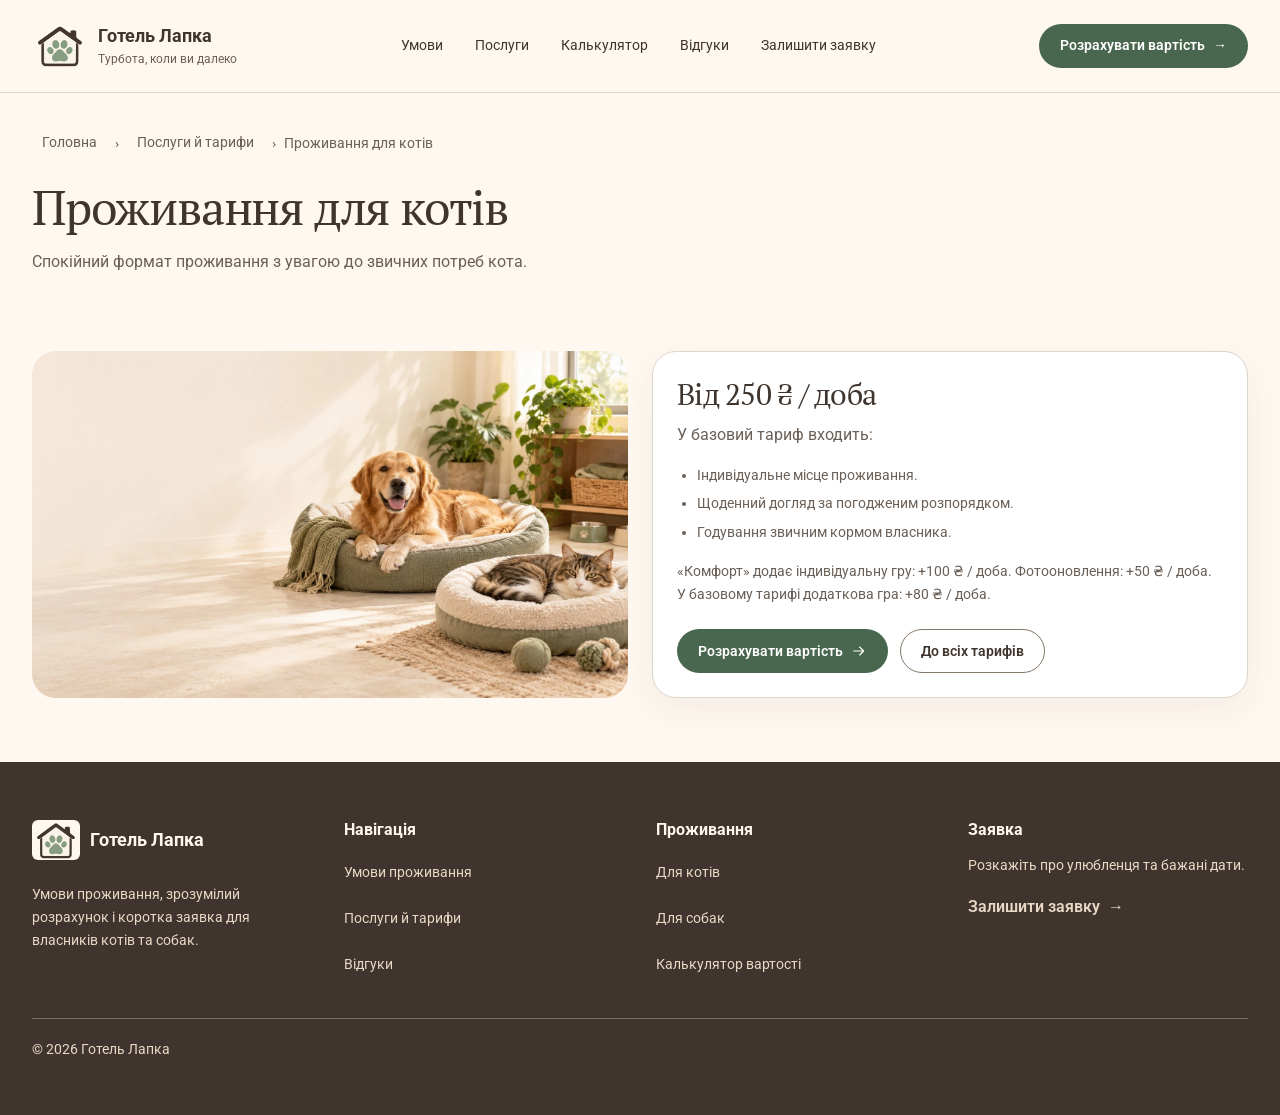
<file: service-cats.html>
<!doctype html>
<html lang="uk">
  <head>
    <meta charset="utf-8" />
    <meta name="viewport" content="width=device-width, initial-scale=1" />
    <meta
      name="description"
      content="Місце проживання, догляд і тариф для котів."
    />
    <title>Проживання для котів — Готель Лапка</title>
    <link rel="icon" href="assets/icons/brand.webp" type="image/webp" />
    <link rel="stylesheet" href="assets/css/style.css" />
  </head>
  <body class="flex min-h-dvh flex-col bg-paper font-sans text-ink">
    <a
      href="#main-content"
      class="sr-only z-50 rounded-card bg-white px-4 py-2 text-brand focus-visible:not-sr-only focus-visible:fixed focus-visible:top-2 focus-visible:left-2"
      >Перейти до вмісту</a
    >
    <header class="sticky top-0 z-30 border-b border-line bg-paper">
      <div
        class="mx-auto flex min-h-19 w-full max-w-shell items-center justify-between gap-5 px-5 sm:px-8 lg:min-h-23"
      >
        <a
          href="index.html"
          class="flex shrink-0 items-center gap-2.5 rounded-sm"
        >
          <img
            src="assets/icons/brand.webp"
            alt=""
            width="192"
            height="146"
            class="h-10 w-12 object-contain lg:h-12 lg:w-14"
          />
          <span class="text-base leading-tight font-bold sm:text-lg">
            Готель Лапка
            <small class="mt-1 block text-xs font-normal text-muted"
              >Турбота, коли ви далеко</small
            >
          </span>
        </a>
        <nav
          id="site-menu"
          aria-label="Головна навігація"
          class="absolute inset-x-0 top-full hidden max-h-[calc(100dvh-4.75rem)] overflow-y-auto border-b border-line bg-paper px-5 py-3 shadow-card sm:px-8 lg:static lg:block lg:max-h-none lg:overflow-visible lg:border-0 lg:p-0 lg:shadow-none"
        >
          <ul
            class="flex flex-col lg:flex-row lg:items-center lg:gap-2 xl:gap-3"
          >
            <li>
              <a
                href="conditions.html"
                class="flex min-h-11 items-center rounded-md px-2.5 py-2 text-sm leading-tight transition-colors hover:bg-sand/45 hover:text-brand aria-[current=page]:bg-moss aria-[current=page]:font-semibold aria-[current=page]:text-brand"
                >Умови</a
              >
            </li>
            <li>
              <a
                href="services.html"
                class="flex min-h-11 items-center rounded-md px-2.5 py-2 text-sm leading-tight transition-colors hover:bg-sand/45 hover:text-brand aria-[current=page]:bg-moss aria-[current=page]:font-semibold aria-[current=page]:text-brand"
                >Послуги</a
              >
            </li>
            <li>
              <a
                href="calculator.html"
                class="flex min-h-11 items-center rounded-md px-2.5 py-2 text-sm leading-tight transition-colors hover:bg-sand/45 hover:text-brand aria-[current=page]:bg-moss aria-[current=page]:font-semibold aria-[current=page]:text-brand"
                >Калькулятор</a
              >
            </li>
            <li>
              <a
                href="reviews.html"
                class="flex min-h-11 items-center rounded-md px-2.5 py-2 text-sm leading-tight transition-colors hover:bg-sand/45 hover:text-brand aria-[current=page]:bg-moss aria-[current=page]:font-semibold aria-[current=page]:text-brand"
                >Відгуки</a
              >
            </li>
            <li>
              <a
                href="application.html"
                class="flex min-h-11 items-center rounded-md px-2.5 py-2 text-sm leading-tight transition-colors hover:bg-sand/45 hover:text-brand aria-[current=page]:bg-moss aria-[current=page]:font-semibold aria-[current=page]:text-brand"
                >Залишити заявку</a
              >
            </li>
          </ul>
        </nav>
        <div class="hidden shrink-0 xl:block">
          <a
            href="calculator.html"
            class="inline-flex min-h-11 items-center justify-center gap-2 rounded-full border px-5 py-2.5 text-center text-sm leading-snug font-semibold transition-colors duration-200 focus-visible:outline-2 focus-visible:outline-offset-4 motion-reduce:transition-none border-transparent bg-brand text-white hover:bg-brand-hover active:bg-brand-pressed focus-visible:outline-brand"
          >
            Розрахувати вартість <span aria-hidden="true">→</span>
          </a>
        </div>
        <button
          type="button"
          class="inline-flex min-h-11 min-w-11 shrink-0 items-center justify-center rounded-full border border-input text-ink transition-colors hover:bg-sand/60 lg:hidden"
          aria-label="Відкрити меню"
          aria-expanded="false"
          aria-controls="site-menu"
          data-menu-toggle
        >
          <svg
            class="size-5"
            aria-hidden="true"
            viewBox="0 0 24 24"
            fill="none"
            stroke="currentColor"
            stroke-width="1.7"
          >
            <path stroke-linecap="round" d="M4 6h16M4 12h16M4 18h16"></path>
          </svg>
        </button>
      </div>
    </header>
    <main id="main-content" tabindex="-1" class="flex-1">
      <header class="mx-auto w-full max-w-shell px-5 pt-5 pb-3 sm:px-8 md:pt-7">
        <nav aria-label="Хлібні крихти" class="mb-3 text-sm text-muted">
          <ol class="flex flex-wrap items-center gap-x-2">
            <li>
              <a
                href="index.html"
                class="flex min-h-11 items-center rounded-md px-2.5 py-2 text-sm leading-tight transition-colors hover:bg-sand/45 hover:text-brand aria-[current=page]:bg-moss aria-[current=page]:font-semibold aria-[current=page]:text-brand"
                >Головна</a
              >
            </li>
            <li aria-hidden="true">›</li>
            <li>
              <a
                href="services.html"
                class="flex min-h-11 items-center rounded-md px-2.5 py-2 text-sm leading-tight transition-colors hover:bg-sand/45 hover:text-brand aria-[current=page]:bg-moss aria-[current=page]:font-semibold aria-[current=page]:text-brand"
                >Послуги й тарифи</a
              >
            </li>
            <li aria-hidden="true">›</li>
            <li aria-current="page">Проживання для котів</li>
          </ol>
        </nav>
        <h1 class="text-3xl leading-tight sm:text-4xl lg:text-5xl">
          Проживання для котів
        </h1>
        <p class="mt-3 max-w-3xl text-base leading-relaxed text-muted">
          Спокійний формат проживання з увагою до звичних потреб кота.
        </p>
      </header>
      <div class="py-10 md:py-14 lg:py-16">
        <div
          class="mx-auto grid w-full max-w-shell grid-cols-1 gap-6 px-5 sm:px-8 lg:grid-cols-2"
        >
          <img
            class="h-full min-h-64 w-full rounded-card object-cover"
            src="assets/images/lapka-interior.webp"
            alt="Ілюстрація концепції проживання кота та собаки"
            width="1672"
            height="941"
            loading="lazy"
          />
          <article
            class="min-w-0 rounded-card border border-line bg-white p-5 shadow-card sm:p-6"
          >
            <h2 class="text-2xl leading-tight lg:text-3xl">Від 250 ₴ / доба</h2>
            <p class="mt-2 leading-relaxed text-muted">
              У базовий тариф входить:
            </p>
            <ul
              class="my-4 list-disc space-y-1.5 pl-5 text-sm leading-relaxed text-muted"
            >
              <li>Індивідуальне місце проживання.</li>
              <li>Щоденний догляд за погодженим розпорядком.</li>
              <li>Годування звичним кормом власника.</li>
            </ul>
            <p class="mt-2 text-sm leading-relaxed text-muted">
              «Комфорт» додає індивідуальну гру: +100 ₴ / доба. Фотооновлення:
              +50 ₴ / доба. У базовому тарифі додаткова гра: +80 ₴ / доба.
            </p>
            <div
              class="mt-6 flex flex-col flex-wrap gap-3 sm:flex-row sm:items-center"
            >
              <a
                class="inline-flex min-h-11 items-center justify-center gap-2 rounded-full border px-5 py-2.5 text-center text-sm leading-snug font-semibold transition-colors duration-200 focus-visible:outline-2 focus-visible:outline-offset-4 motion-reduce:transition-none border-transparent bg-brand text-white hover:bg-brand-hover active:bg-brand-pressed focus-visible:outline-brand"
                href="calculator.html?pet=cat"
                >Розрахувати вартість
                <svg
                  class="size-4 shrink-0"
                  aria-hidden="true"
                  viewBox="0 0 24 24"
                  fill="none"
                  stroke="currentColor"
                  stroke-width="1.7"
                  stroke-linecap="round"
                  stroke-linejoin="round"
                >
                  <path d="M4 12h15m-6-6 6 6-6 6"></path></svg></a
              ><a
                class="inline-flex min-h-11 items-center justify-center gap-2 rounded-full border px-5 py-2.5 text-center text-sm leading-snug font-semibold transition-colors duration-200 focus-visible:outline-2 focus-visible:outline-offset-4 motion-reduce:transition-none border-input text-ink hover:bg-sand/60 active:bg-sand focus-visible:outline-brand"
                href="services.html"
                >До всіх тарифів</a
              >
            </div>
          </article>
        </div>
      </div>
    </main>
    <footer class="bg-ink py-10 text-paper md:py-14">
      <div class="mx-auto w-full max-w-shell px-5 sm:px-8">
        <div class="grid grid-cols-1 gap-8 md:grid-cols-2 lg:grid-cols-4">
          <div>
            <a
              href="index.html"
              class="inline-flex min-h-11 items-center gap-2.5 rounded-sm text-lg font-bold"
            >
              <img
                src="assets/icons/brand.webp"
                alt=""
                loading="lazy"
                width="192"
                height="146"
                class="h-10 w-12 rounded-md bg-paper object-contain"
              />
              Готель Лапка
            </a>
            <p class="mt-4 max-w-xs text-sm leading-relaxed text-sand">
              Умови проживання, зрозумілий розрахунок і коротка заявка для
              власників котів та собак.
            </p>
          </div>
          <div>
            <h2 class="font-sans text-base font-bold tracking-normal">
              Навігація
            </h2>
            <nav class="mt-2" aria-label="Навігація у підвалі">
              <ul class="space-y-0.5 text-sm">
                <li>
                  <a
                    href="conditions.html"
                    class="inline-flex min-h-11 items-center gap-2 rounded-sm text-sand underline-offset-4 transition-colors hover:text-white hover:underline focus-visible:outline-paper"
                    >Умови проживання</a
                  >
                </li>
                <li>
                  <a
                    href="services.html"
                    class="inline-flex min-h-11 items-center gap-2 rounded-sm text-sand underline-offset-4 transition-colors hover:text-white hover:underline focus-visible:outline-paper"
                    >Послуги й тарифи</a
                  >
                </li>
                <li>
                  <a
                    href="reviews.html"
                    class="inline-flex min-h-11 items-center gap-2 rounded-sm text-sand underline-offset-4 transition-colors hover:text-white hover:underline focus-visible:outline-paper"
                    >Відгуки</a
                  >
                </li>
              </ul>
            </nav>
          </div>
          <div>
            <h2 class="font-sans text-base font-bold tracking-normal">
              Проживання
            </h2>
            <ul class="mt-2 space-y-0.5 text-sm">
              <li>
                <a
                  href="service-cats.html"
                  class="inline-flex min-h-11 items-center gap-2 rounded-sm text-sand underline-offset-4 transition-colors hover:text-white hover:underline focus-visible:outline-paper"
                  >Для котів</a
                >
              </li>
              <li>
                <a
                  href="service-dogs.html"
                  class="inline-flex min-h-11 items-center gap-2 rounded-sm text-sand underline-offset-4 transition-colors hover:text-white hover:underline focus-visible:outline-paper"
                  >Для собак</a
                >
              </li>
              <li>
                <a
                  href="calculator.html"
                  class="inline-flex min-h-11 items-center gap-2 rounded-sm text-sand underline-offset-4 transition-colors hover:text-white hover:underline focus-visible:outline-paper"
                  >Калькулятор вартості</a
                >
              </li>
            </ul>
          </div>
          <div>
            <h2 class="font-sans text-base font-bold tracking-normal">
              Заявка
            </h2>
            <p class="mt-3 text-sm leading-relaxed text-sand">
              Розкажіть про улюбленця та бажані дати.
            </p>
            <a
              href="application.html"
              class="inline-flex min-h-11 items-center gap-2 rounded-sm text-sand underline-offset-4 transition-colors hover:text-white hover:underline focus-visible:outline-paper mt-2 font-semibold"
              >Залишити заявку <span aria-hidden="true">→</span></a
            >
          </div>
        </div>
        <p class="mt-8 border-t border-sand/35 pt-5 text-sm text-sand">
          © 2026 Готель Лапка
        </p>
      </div>
    </footer>

    <script src="assets/js/app.js" defer></script>
  </body>
</html>
</file>
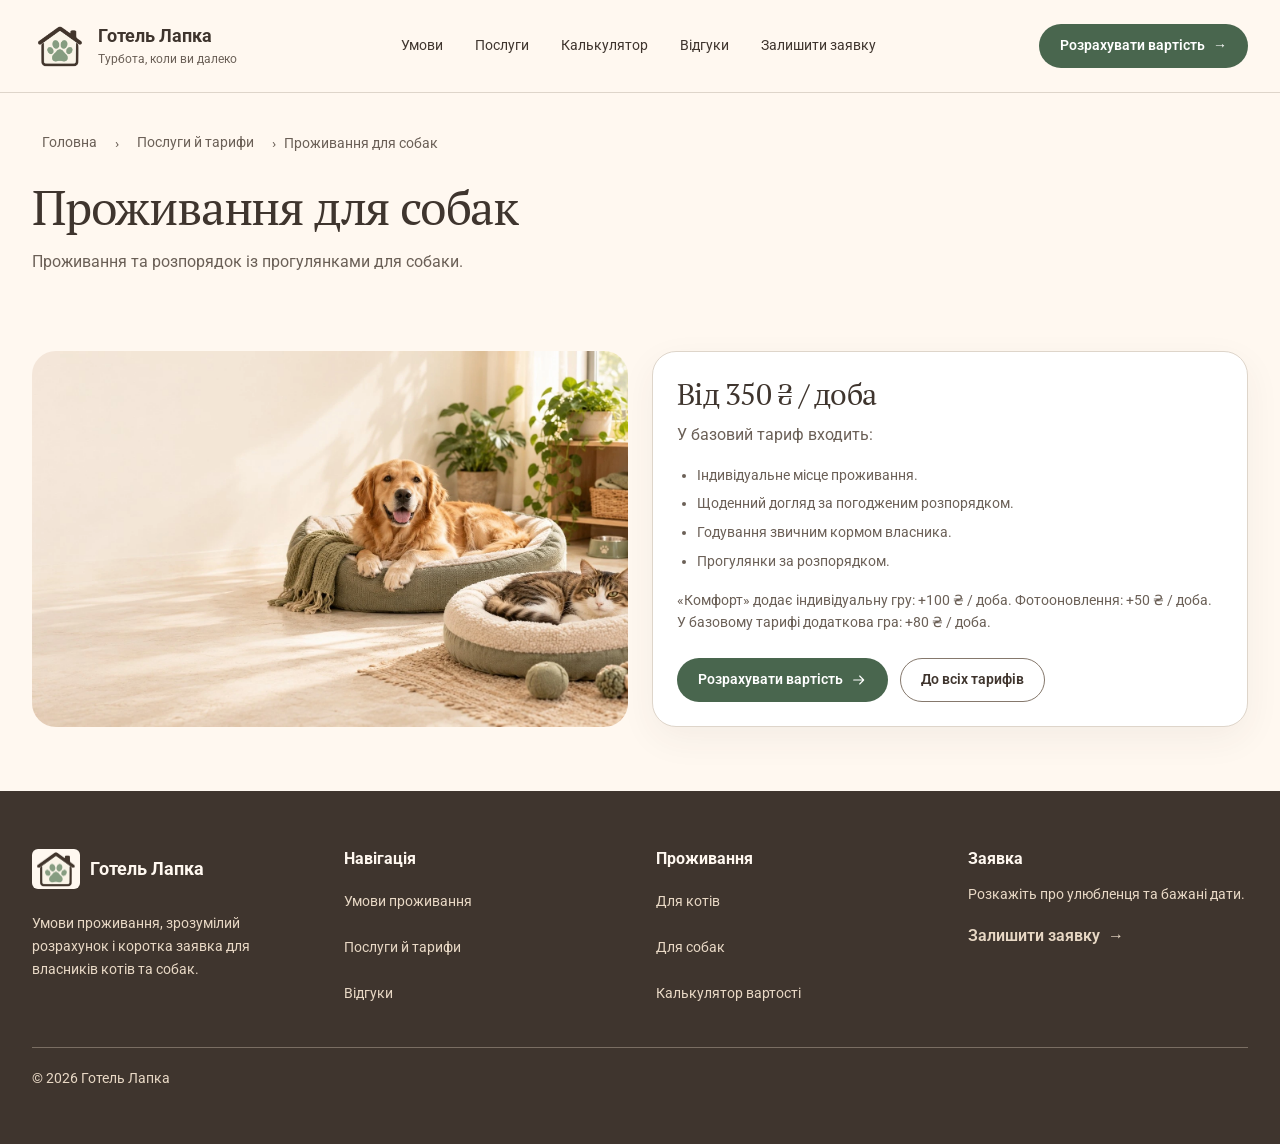
<file: service-dogs.html>
<!doctype html>
<html lang="uk">
  <head>
    <meta charset="utf-8" />
    <meta name="viewport" content="width=device-width, initial-scale=1" />
    <meta
      name="description"
      content="Місце проживання, прогулянки й тариф для собак."
    />
    <title>Проживання для собак — Готель Лапка</title>
    <link rel="icon" href="assets/icons/brand.webp" type="image/webp" />
    <link rel="stylesheet" href="assets/css/style.css" />
  </head>
  <body class="flex min-h-dvh flex-col bg-paper font-sans text-ink">
    <a
      href="#main-content"
      class="sr-only z-50 rounded-card bg-white px-4 py-2 text-brand focus-visible:not-sr-only focus-visible:fixed focus-visible:top-2 focus-visible:left-2"
      >Перейти до вмісту</a
    >
    <header class="sticky top-0 z-30 border-b border-line bg-paper">
      <div
        class="mx-auto flex min-h-19 w-full max-w-shell items-center justify-between gap-5 px-5 sm:px-8 lg:min-h-23"
      >
        <a
          href="index.html"
          class="flex shrink-0 items-center gap-2.5 rounded-sm"
        >
          <img
            src="assets/icons/brand.webp"
            alt=""
            width="192"
            height="146"
            class="h-10 w-12 object-contain lg:h-12 lg:w-14"
          />
          <span class="text-base leading-tight font-bold sm:text-lg">
            Готель Лапка
            <small class="mt-1 block text-xs font-normal text-muted"
              >Турбота, коли ви далеко</small
            >
          </span>
        </a>
        <nav
          id="site-menu"
          aria-label="Головна навігація"
          class="absolute inset-x-0 top-full hidden max-h-[calc(100dvh-4.75rem)] overflow-y-auto border-b border-line bg-paper px-5 py-3 shadow-card sm:px-8 lg:static lg:block lg:max-h-none lg:overflow-visible lg:border-0 lg:p-0 lg:shadow-none"
        >
          <ul
            class="flex flex-col lg:flex-row lg:items-center lg:gap-2 xl:gap-3"
          >
            <li>
              <a
                href="conditions.html"
                class="flex min-h-11 items-center rounded-md px-2.5 py-2 text-sm leading-tight transition-colors hover:bg-sand/45 hover:text-brand aria-[current=page]:bg-moss aria-[current=page]:font-semibold aria-[current=page]:text-brand"
                >Умови</a
              >
            </li>
            <li>
              <a
                href="services.html"
                class="flex min-h-11 items-center rounded-md px-2.5 py-2 text-sm leading-tight transition-colors hover:bg-sand/45 hover:text-brand aria-[current=page]:bg-moss aria-[current=page]:font-semibold aria-[current=page]:text-brand"
                >Послуги</a
              >
            </li>
            <li>
              <a
                href="calculator.html"
                class="flex min-h-11 items-center rounded-md px-2.5 py-2 text-sm leading-tight transition-colors hover:bg-sand/45 hover:text-brand aria-[current=page]:bg-moss aria-[current=page]:font-semibold aria-[current=page]:text-brand"
                >Калькулятор</a
              >
            </li>
            <li>
              <a
                href="reviews.html"
                class="flex min-h-11 items-center rounded-md px-2.5 py-2 text-sm leading-tight transition-colors hover:bg-sand/45 hover:text-brand aria-[current=page]:bg-moss aria-[current=page]:font-semibold aria-[current=page]:text-brand"
                >Відгуки</a
              >
            </li>
            <li>
              <a
                href="application.html"
                class="flex min-h-11 items-center rounded-md px-2.5 py-2 text-sm leading-tight transition-colors hover:bg-sand/45 hover:text-brand aria-[current=page]:bg-moss aria-[current=page]:font-semibold aria-[current=page]:text-brand"
                >Залишити заявку</a
              >
            </li>
          </ul>
        </nav>
        <div class="hidden shrink-0 xl:block">
          <a
            href="calculator.html"
            class="inline-flex min-h-11 items-center justify-center gap-2 rounded-full border px-5 py-2.5 text-center text-sm leading-snug font-semibold transition-colors duration-200 focus-visible:outline-2 focus-visible:outline-offset-4 motion-reduce:transition-none border-transparent bg-brand text-white hover:bg-brand-hover active:bg-brand-pressed focus-visible:outline-brand"
          >
            Розрахувати вартість <span aria-hidden="true">→</span>
          </a>
        </div>
        <button
          type="button"
          class="inline-flex min-h-11 min-w-11 shrink-0 items-center justify-center rounded-full border border-input text-ink transition-colors hover:bg-sand/60 lg:hidden"
          aria-label="Відкрити меню"
          aria-expanded="false"
          aria-controls="site-menu"
          data-menu-toggle
        >
          <svg
            class="size-5"
            aria-hidden="true"
            viewBox="0 0 24 24"
            fill="none"
            stroke="currentColor"
            stroke-width="1.7"
          >
            <path stroke-linecap="round" d="M4 6h16M4 12h16M4 18h16"></path>
          </svg>
        </button>
      </div>
    </header>
    <main id="main-content" tabindex="-1" class="flex-1">
      <header class="mx-auto w-full max-w-shell px-5 pt-5 pb-3 sm:px-8 md:pt-7">
        <nav aria-label="Хлібні крихти" class="mb-3 text-sm text-muted">
          <ol class="flex flex-wrap items-center gap-x-2">
            <li>
              <a
                href="index.html"
                class="flex min-h-11 items-center rounded-md px-2.5 py-2 text-sm leading-tight transition-colors hover:bg-sand/45 hover:text-brand aria-[current=page]:bg-moss aria-[current=page]:font-semibold aria-[current=page]:text-brand"
                >Головна</a
              >
            </li>
            <li aria-hidden="true">›</li>
            <li>
              <a
                href="services.html"
                class="flex min-h-11 items-center rounded-md px-2.5 py-2 text-sm leading-tight transition-colors hover:bg-sand/45 hover:text-brand aria-[current=page]:bg-moss aria-[current=page]:font-semibold aria-[current=page]:text-brand"
                >Послуги й тарифи</a
              >
            </li>
            <li aria-hidden="true">›</li>
            <li aria-current="page">Проживання для собак</li>
          </ol>
        </nav>
        <h1 class="text-3xl leading-tight sm:text-4xl lg:text-5xl">
          Проживання для собак
        </h1>
        <p class="mt-3 max-w-3xl text-base leading-relaxed text-muted">
          Проживання та розпорядок із прогулянками для собаки.
        </p>
      </header>
      <div class="py-10 md:py-14 lg:py-16">
        <div
          class="mx-auto grid w-full max-w-shell grid-cols-1 gap-6 px-5 sm:px-8 lg:grid-cols-2"
        >
          <img
            class="h-full min-h-64 w-full rounded-card object-cover"
            src="assets/images/lapka-interior.webp"
            alt="Ілюстрація концепції проживання кота та собаки"
            width="1672"
            height="941"
            loading="lazy"
          />
          <article
            class="min-w-0 rounded-card border border-line bg-white p-5 shadow-card sm:p-6"
          >
            <h2 class="text-2xl leading-tight lg:text-3xl">Від 350 ₴ / доба</h2>
            <p class="mt-2 leading-relaxed text-muted">
              У базовий тариф входить:
            </p>
            <ul
              class="my-4 list-disc space-y-1.5 pl-5 text-sm leading-relaxed text-muted"
            >
              <li>Індивідуальне місце проживання.</li>
              <li>Щоденний догляд за погодженим розпорядком.</li>
              <li>Годування звичним кормом власника.</li>
              <li>Прогулянки за розпорядком.</li>
            </ul>
            <p class="mt-2 text-sm leading-relaxed text-muted">
              «Комфорт» додає індивідуальну гру: +100 ₴ / доба. Фотооновлення:
              +50 ₴ / доба. У базовому тарифі додаткова гра: +80 ₴ / доба.
            </p>
            <div
              class="mt-6 flex flex-col flex-wrap gap-3 sm:flex-row sm:items-center"
            >
              <a
                class="inline-flex min-h-11 items-center justify-center gap-2 rounded-full border px-5 py-2.5 text-center text-sm leading-snug font-semibold transition-colors duration-200 focus-visible:outline-2 focus-visible:outline-offset-4 motion-reduce:transition-none border-transparent bg-brand text-white hover:bg-brand-hover active:bg-brand-pressed focus-visible:outline-brand"
                href="calculator.html?pet=dog"
                >Розрахувати вартість
                <svg
                  class="size-4 shrink-0"
                  aria-hidden="true"
                  viewBox="0 0 24 24"
                  fill="none"
                  stroke="currentColor"
                  stroke-width="1.7"
                  stroke-linecap="round"
                  stroke-linejoin="round"
                >
                  <path d="M4 12h15m-6-6 6 6-6 6"></path></svg></a
              ><a
                class="inline-flex min-h-11 items-center justify-center gap-2 rounded-full border px-5 py-2.5 text-center text-sm leading-snug font-semibold transition-colors duration-200 focus-visible:outline-2 focus-visible:outline-offset-4 motion-reduce:transition-none border-input text-ink hover:bg-sand/60 active:bg-sand focus-visible:outline-brand"
                href="services.html"
                >До всіх тарифів</a
              >
            </div>
          </article>
        </div>
      </div>
    </main>
    <footer class="bg-ink py-10 text-paper md:py-14">
      <div class="mx-auto w-full max-w-shell px-5 sm:px-8">
        <div class="grid grid-cols-1 gap-8 md:grid-cols-2 lg:grid-cols-4">
          <div>
            <a
              href="index.html"
              class="inline-flex min-h-11 items-center gap-2.5 rounded-sm text-lg font-bold"
            >
              <img
                src="assets/icons/brand.webp"
                alt=""
                loading="lazy"
                width="192"
                height="146"
                class="h-10 w-12 rounded-md bg-paper object-contain"
              />
              Готель Лапка
            </a>
            <p class="mt-4 max-w-xs text-sm leading-relaxed text-sand">
              Умови проживання, зрозумілий розрахунок і коротка заявка для
              власників котів та собак.
            </p>
          </div>
          <div>
            <h2 class="font-sans text-base font-bold tracking-normal">
              Навігація
            </h2>
            <nav class="mt-2" aria-label="Навігація у підвалі">
              <ul class="space-y-0.5 text-sm">
                <li>
                  <a
                    href="conditions.html"
                    class="inline-flex min-h-11 items-center gap-2 rounded-sm text-sand underline-offset-4 transition-colors hover:text-white hover:underline focus-visible:outline-paper"
                    >Умови проживання</a
                  >
                </li>
                <li>
                  <a
                    href="services.html"
                    class="inline-flex min-h-11 items-center gap-2 rounded-sm text-sand underline-offset-4 transition-colors hover:text-white hover:underline focus-visible:outline-paper"
                    >Послуги й тарифи</a
                  >
                </li>
                <li>
                  <a
                    href="reviews.html"
                    class="inline-flex min-h-11 items-center gap-2 rounded-sm text-sand underline-offset-4 transition-colors hover:text-white hover:underline focus-visible:outline-paper"
                    >Відгуки</a
                  >
                </li>
              </ul>
            </nav>
          </div>
          <div>
            <h2 class="font-sans text-base font-bold tracking-normal">
              Проживання
            </h2>
            <ul class="mt-2 space-y-0.5 text-sm">
              <li>
                <a
                  href="service-cats.html"
                  class="inline-flex min-h-11 items-center gap-2 rounded-sm text-sand underline-offset-4 transition-colors hover:text-white hover:underline focus-visible:outline-paper"
                  >Для котів</a
                >
              </li>
              <li>
                <a
                  href="service-dogs.html"
                  class="inline-flex min-h-11 items-center gap-2 rounded-sm text-sand underline-offset-4 transition-colors hover:text-white hover:underline focus-visible:outline-paper"
                  >Для собак</a
                >
              </li>
              <li>
                <a
                  href="calculator.html"
                  class="inline-flex min-h-11 items-center gap-2 rounded-sm text-sand underline-offset-4 transition-colors hover:text-white hover:underline focus-visible:outline-paper"
                  >Калькулятор вартості</a
                >
              </li>
            </ul>
          </div>
          <div>
            <h2 class="font-sans text-base font-bold tracking-normal">
              Заявка
            </h2>
            <p class="mt-3 text-sm leading-relaxed text-sand">
              Розкажіть про улюбленця та бажані дати.
            </p>
            <a
              href="application.html"
              class="inline-flex min-h-11 items-center gap-2 rounded-sm text-sand underline-offset-4 transition-colors hover:text-white hover:underline focus-visible:outline-paper mt-2 font-semibold"
              >Залишити заявку <span aria-hidden="true">→</span></a
            >
          </div>
        </div>
        <p class="mt-8 border-t border-sand/35 pt-5 text-sm text-sand">
          © 2026 Готель Лапка
        </p>
      </div>
    </footer>

    <script src="assets/js/app.js" defer></script>
  </body>
</html>
</file>
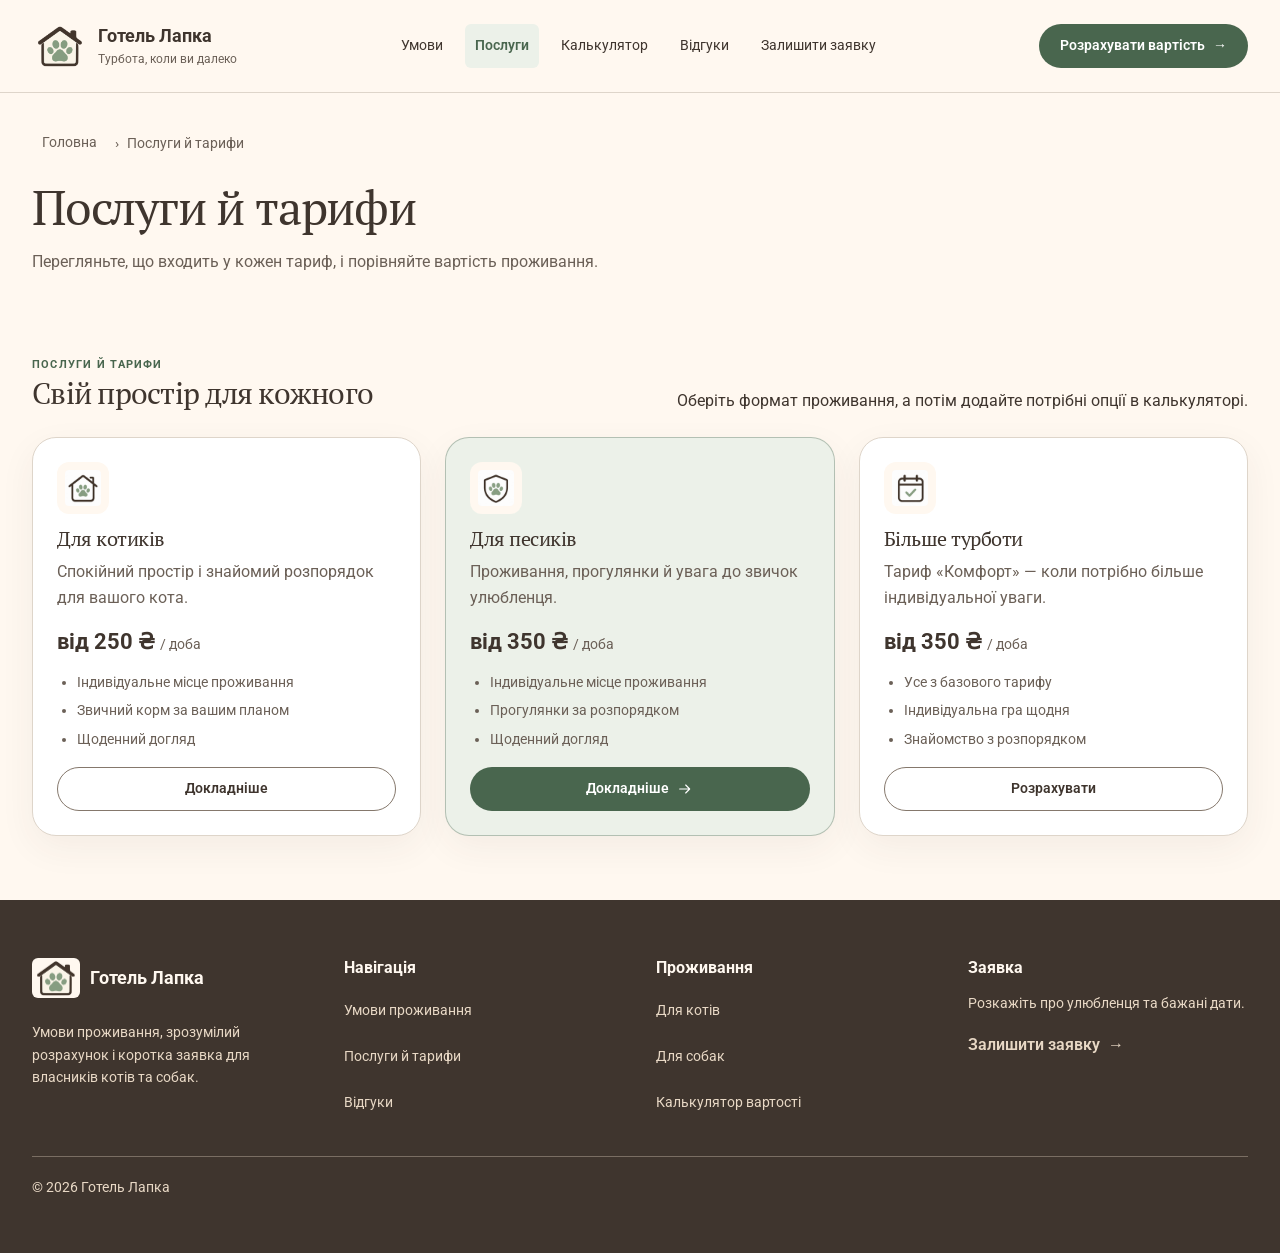
<file: services.html>
<!doctype html>
<html lang="uk">
  <head>
    <meta charset="utf-8" />
    <meta name="viewport" content="width=device-width, initial-scale=1" />
    <meta
      name="description"
      content="Склад базового тарифу та варіанта «Комфорт»."
    />
    <title>Послуги й тарифи — Готель Лапка</title>
    <link rel="icon" href="assets/icons/brand.webp" type="image/webp" />
    <link rel="stylesheet" href="assets/css/style.css" />
  </head>
  <body class="flex min-h-dvh flex-col bg-paper font-sans text-ink">
    <a
      href="#main-content"
      class="sr-only z-50 rounded-card bg-white px-4 py-2 text-brand focus-visible:not-sr-only focus-visible:fixed focus-visible:top-2 focus-visible:left-2"
      >Перейти до вмісту</a
    >
    <header class="sticky top-0 z-30 border-b border-line bg-paper">
      <div
        class="mx-auto flex min-h-19 w-full max-w-shell items-center justify-between gap-5 px-5 sm:px-8 lg:min-h-23"
      >
        <a
          href="index.html"
          class="flex shrink-0 items-center gap-2.5 rounded-sm"
        >
          <img
            src="assets/icons/brand.webp"
            alt=""
            width="192"
            height="146"
            class="h-10 w-12 object-contain lg:h-12 lg:w-14"
          />
          <span class="text-base leading-tight font-bold sm:text-lg">
            Готель Лапка
            <small class="mt-1 block text-xs font-normal text-muted"
              >Турбота, коли ви далеко</small
            >
          </span>
        </a>
        <nav
          id="site-menu"
          aria-label="Головна навігація"
          class="absolute inset-x-0 top-full hidden max-h-[calc(100dvh-4.75rem)] overflow-y-auto border-b border-line bg-paper px-5 py-3 shadow-card sm:px-8 lg:static lg:block lg:max-h-none lg:overflow-visible lg:border-0 lg:p-0 lg:shadow-none"
        >
          <ul
            class="flex flex-col lg:flex-row lg:items-center lg:gap-2 xl:gap-3"
          >
            <li>
              <a
                href="conditions.html"
                class="flex min-h-11 items-center rounded-md px-2.5 py-2 text-sm leading-tight transition-colors hover:bg-sand/45 hover:text-brand aria-[current=page]:bg-moss aria-[current=page]:font-semibold aria-[current=page]:text-brand"
                >Умови</a
              >
            </li>
            <li>
              <a
                aria-current="page"
                href="services.html"
                class="flex min-h-11 items-center rounded-md px-2.5 py-2 text-sm leading-tight transition-colors hover:bg-sand/45 hover:text-brand aria-[current=page]:bg-moss aria-[current=page]:font-semibold aria-[current=page]:text-brand"
                >Послуги</a
              >
            </li>
            <li>
              <a
                href="calculator.html"
                class="flex min-h-11 items-center rounded-md px-2.5 py-2 text-sm leading-tight transition-colors hover:bg-sand/45 hover:text-brand aria-[current=page]:bg-moss aria-[current=page]:font-semibold aria-[current=page]:text-brand"
                >Калькулятор</a
              >
            </li>
            <li>
              <a
                href="reviews.html"
                class="flex min-h-11 items-center rounded-md px-2.5 py-2 text-sm leading-tight transition-colors hover:bg-sand/45 hover:text-brand aria-[current=page]:bg-moss aria-[current=page]:font-semibold aria-[current=page]:text-brand"
                >Відгуки</a
              >
            </li>
            <li>
              <a
                href="application.html"
                class="flex min-h-11 items-center rounded-md px-2.5 py-2 text-sm leading-tight transition-colors hover:bg-sand/45 hover:text-brand aria-[current=page]:bg-moss aria-[current=page]:font-semibold aria-[current=page]:text-brand"
                >Залишити заявку</a
              >
            </li>
          </ul>
        </nav>
        <div class="hidden shrink-0 xl:block">
          <a
            href="calculator.html"
            class="inline-flex min-h-11 items-center justify-center gap-2 rounded-full border px-5 py-2.5 text-center text-sm leading-snug font-semibold transition-colors duration-200 focus-visible:outline-2 focus-visible:outline-offset-4 motion-reduce:transition-none border-transparent bg-brand text-white hover:bg-brand-hover active:bg-brand-pressed focus-visible:outline-brand"
          >
            Розрахувати вартість <span aria-hidden="true">→</span>
          </a>
        </div>
        <button
          type="button"
          class="inline-flex min-h-11 min-w-11 shrink-0 items-center justify-center rounded-full border border-input text-ink transition-colors hover:bg-sand/60 lg:hidden"
          aria-label="Відкрити меню"
          aria-expanded="false"
          aria-controls="site-menu"
          data-menu-toggle
        >
          <svg
            class="size-5"
            aria-hidden="true"
            viewBox="0 0 24 24"
            fill="none"
            stroke="currentColor"
            stroke-width="1.7"
          >
            <path stroke-linecap="round" d="M4 6h16M4 12h16M4 18h16"></path>
          </svg>
        </button>
      </div>
    </header>
    <main id="main-content" tabindex="-1" class="flex-1">
      <header class="mx-auto w-full max-w-shell px-5 pt-5 pb-3 sm:px-8 md:pt-7">
        <nav aria-label="Хлібні крихти" class="mb-3 text-sm text-muted">
          <ol class="flex flex-wrap items-center gap-x-2">
            <li>
              <a
                href="index.html"
                class="flex min-h-11 items-center rounded-md px-2.5 py-2 text-sm leading-tight transition-colors hover:bg-sand/45 hover:text-brand aria-[current=page]:bg-moss aria-[current=page]:font-semibold aria-[current=page]:text-brand"
                >Головна</a
              >
            </li>

            <li aria-hidden="true">›</li>
            <li aria-current="page">Послуги й тарифи</li>
          </ol>
        </nav>
        <h1 class="text-3xl leading-tight sm:text-4xl lg:text-5xl">
          Послуги й тарифи
        </h1>
        <p class="mt-3 max-w-3xl text-base leading-relaxed text-muted">
          Перегляньте, що входить у кожен тариф, і порівняйте вартість
          проживання.
        </p>
      </header>
      <section class="py-10 md:py-14 lg:py-16" id="services">
        <div class="mx-auto w-full max-w-shell px-5 sm:px-8">
          <div
            class="mb-6 flex flex-col gap-3 lg:flex-row lg:items-end lg:justify-between lg:gap-8"
          >
            <div>
              <span
                class="text-[0.7rem] font-bold tracking-[0.11em] text-brand uppercase"
                >Послуги й тарифи</span
              >
              <h2 class="text-2xl leading-tight lg:text-3xl">
                Свій простір для кожного
              </h2>
            </div>
            <p>
              Оберіть формат проживання, а потім додайте потрібні опції в
              калькуляторі.
            </p>
          </div>
          <div
            class="grid grid-cols-1 gap-6 md:grid-cols-2 lg:grid-cols-3"
            data-service-grid=""
          >
            <article
              class="flex h-full min-w-0 flex-col rounded-card border border-line bg-white p-5 shadow-card transition-shadow motion-safe:hover:shadow-raised sm:p-6"
            >
              <img
                src="assets/icons/house.webp"
                alt=""
                width="112"
                height="112"
                loading="lazy"
                class="size-13 shrink-0 rounded-field bg-paper object-contain p-2"
              />
              <h3 class="mt-3 text-xl leading-tight">Для котиків</h3>
              <p class="mt-2 leading-relaxed text-muted">
                Спокійний простір і знайомий розпорядок для вашого кота.
              </p>
              <div class="mt-4 text-[1.4rem] leading-tight font-bold">
                від 250 ₴
                <small class="text-sm font-normal text-muted">/ доба</small>
              </div>
              <ul
                class="my-4 list-disc space-y-1.5 pl-5 text-sm leading-relaxed text-muted"
              >
                <li>Індивідуальне місце проживання</li>
                <li>Звичний корм за вашим планом</li>
                <li>Щоденний догляд</li>
              </ul>
              <a
                class="inline-flex min-h-11 items-center justify-center gap-2 rounded-full border px-5 py-2.5 text-center text-sm leading-snug font-semibold transition-colors duration-200 focus-visible:outline-2 focus-visible:outline-offset-4 motion-reduce:transition-none border-input text-ink hover:bg-sand/60 active:bg-sand focus-visible:outline-brand"
                href="service-cats.html"
                aria-label="Докладніше про проживання для котів"
                >Докладніше</a
              >
            </article>
            <article
              class="flex h-full min-w-0 flex-col rounded-card border border-brand/35 bg-moss p-5 shadow-card transition-shadow motion-safe:hover:shadow-raised sm:p-6"
            >
              <img
                src="assets/icons/shield.webp"
                alt=""
                width="112"
                height="112"
                loading="lazy"
                class="size-13 shrink-0 rounded-field bg-paper object-contain p-2"
              />
              <h3 class="mt-3 text-xl leading-tight">Для песиків</h3>
              <p class="mt-2 leading-relaxed text-muted">
                Проживання, прогулянки й увага до звичок улюбленця.
              </p>
              <div class="mt-4 text-[1.4rem] leading-tight font-bold">
                від 350 ₴
                <small class="text-sm font-normal text-muted">/ доба</small>
              </div>
              <ul
                class="my-4 list-disc space-y-1.5 pl-5 text-sm leading-relaxed text-muted"
              >
                <li>Індивідуальне місце проживання</li>
                <li>Прогулянки за розпорядком</li>
                <li>Щоденний догляд</li>
              </ul>
              <a
                class="inline-flex min-h-11 items-center justify-center gap-2 rounded-full border px-5 py-2.5 text-center text-sm leading-snug font-semibold transition-colors duration-200 focus-visible:outline-2 focus-visible:outline-offset-4 motion-reduce:transition-none border-transparent bg-brand text-white hover:bg-brand-hover active:bg-brand-pressed focus-visible:outline-brand"
                href="service-dogs.html"
                aria-label="Докладніше про проживання для собак"
                >Докладніше<svg
                  class="size-4 shrink-0"
                  aria-hidden="true"
                  viewBox="0 0 24 24"
                  fill="none"
                  stroke="currentColor"
                  stroke-width="1.7"
                  stroke-linecap="round"
                  stroke-linejoin="round"
                >
                  <path d="M4 12h15m-6-6 6 6-6 6"></path></svg
              ></a>
            </article>
            <article
              class="flex h-full min-w-0 flex-col rounded-card border border-line bg-white p-5 shadow-card transition-shadow motion-safe:hover:shadow-raised sm:p-6"
            >
              <img
                src="assets/icons/calendar.webp"
                alt=""
                width="112"
                height="112"
                loading="lazy"
                class="size-13 shrink-0 rounded-field bg-paper object-contain p-2"
              />
              <h3 class="mt-3 text-xl leading-tight">Більше турботи</h3>
              <p class="mt-2 leading-relaxed text-muted">
                Тариф «Комфорт» — коли потрібно більше індивідуальної уваги.
              </p>
              <div class="mt-4 text-[1.4rem] leading-tight font-bold">
                від 350 ₴
                <small class="text-sm font-normal text-muted">/ доба</small>
              </div>
              <ul
                class="my-4 list-disc space-y-1.5 pl-5 text-sm leading-relaxed text-muted"
              >
                <li>Усе з базового тарифу</li>
                <li>Індивідуальна гра щодня</li>
                <li>Знайомство з розпорядком</li>
              </ul>
              <a
                class="inline-flex min-h-11 items-center justify-center gap-2 rounded-full border px-5 py-2.5 text-center text-sm leading-snug font-semibold transition-colors duration-200 focus-visible:outline-2 focus-visible:outline-offset-4 motion-reduce:transition-none border-input text-ink hover:bg-sand/60 active:bg-sand focus-visible:outline-brand"
                href="calculator.html?plan=comfort"
                >Розрахувати</a
              >
            </article>
          </div>
        </div>
      </section>
    </main>
    <footer class="bg-ink py-10 text-paper md:py-14">
      <div class="mx-auto w-full max-w-shell px-5 sm:px-8">
        <div class="grid grid-cols-1 gap-8 md:grid-cols-2 lg:grid-cols-4">
          <div>
            <a
              href="index.html"
              class="inline-flex min-h-11 items-center gap-2.5 rounded-sm text-lg font-bold"
            >
              <img
                src="assets/icons/brand.webp"
                alt=""
                loading="lazy"
                width="192"
                height="146"
                class="h-10 w-12 rounded-md bg-paper object-contain"
              />
              Готель Лапка
            </a>
            <p class="mt-4 max-w-xs text-sm leading-relaxed text-sand">
              Умови проживання, зрозумілий розрахунок і коротка заявка для
              власників котів та собак.
            </p>
          </div>
          <div>
            <h2 class="font-sans text-base font-bold tracking-normal">
              Навігація
            </h2>
            <nav class="mt-2" aria-label="Навігація у підвалі">
              <ul class="space-y-0.5 text-sm">
                <li>
                  <a
                    href="conditions.html"
                    class="inline-flex min-h-11 items-center gap-2 rounded-sm text-sand underline-offset-4 transition-colors hover:text-white hover:underline focus-visible:outline-paper"
                    >Умови проживання</a
                  >
                </li>
                <li>
                  <a
                    href="services.html"
                    class="inline-flex min-h-11 items-center gap-2 rounded-sm text-sand underline-offset-4 transition-colors hover:text-white hover:underline focus-visible:outline-paper"
                    >Послуги й тарифи</a
                  >
                </li>
                <li>
                  <a
                    href="reviews.html"
                    class="inline-flex min-h-11 items-center gap-2 rounded-sm text-sand underline-offset-4 transition-colors hover:text-white hover:underline focus-visible:outline-paper"
                    >Відгуки</a
                  >
                </li>
              </ul>
            </nav>
          </div>
          <div>
            <h2 class="font-sans text-base font-bold tracking-normal">
              Проживання
            </h2>
            <ul class="mt-2 space-y-0.5 text-sm">
              <li>
                <a
                  href="service-cats.html"
                  class="inline-flex min-h-11 items-center gap-2 rounded-sm text-sand underline-offset-4 transition-colors hover:text-white hover:underline focus-visible:outline-paper"
                  >Для котів</a
                >
              </li>
              <li>
                <a
                  href="service-dogs.html"
                  class="inline-flex min-h-11 items-center gap-2 rounded-sm text-sand underline-offset-4 transition-colors hover:text-white hover:underline focus-visible:outline-paper"
                  >Для собак</a
                >
              </li>
              <li>
                <a
                  href="calculator.html"
                  class="inline-flex min-h-11 items-center gap-2 rounded-sm text-sand underline-offset-4 transition-colors hover:text-white hover:underline focus-visible:outline-paper"
                  >Калькулятор вартості</a
                >
              </li>
            </ul>
          </div>
          <div>
            <h2 class="font-sans text-base font-bold tracking-normal">
              Заявка
            </h2>
            <p class="mt-3 text-sm leading-relaxed text-sand">
              Розкажіть про улюбленця та бажані дати.
            </p>
            <a
              href="application.html"
              class="inline-flex min-h-11 items-center gap-2 rounded-sm text-sand underline-offset-4 transition-colors hover:text-white hover:underline focus-visible:outline-paper mt-2 font-semibold"
              >Залишити заявку <span aria-hidden="true">→</span></a
            >
          </div>
        </div>
        <p class="mt-8 border-t border-sand/35 pt-5 text-sm text-sand">
          © 2026 Готель Лапка
        </p>
      </div>
    </footer>

    <script src="assets/js/app.js" defer></script>
  </body>
</html>
</file>
<file: assets/css/style.css>
/*! tailwindcss v4.3.5 | MIT License | https://tailwindcss.com */
@layer properties {
  @supports (((-webkit-hyphens: none)) and (not (margin-trim: block))) or
    ((-moz-orient: inline) and (not (color: rgb(from red r g b)))) {
    *,
    :before,
    :after,
    ::backdrop {
      --tw-space-y-reverse: 0;
      --tw-border-style: solid;
      --tw-leading: initial;
      --tw-font-weight: initial;
      --tw-tracking: initial;
      --tw-shadow: 0 0 #0000;
      --tw-shadow-color: initial;
      --tw-shadow-alpha: 100%;
      --tw-inset-shadow: 0 0 #0000;
      --tw-inset-shadow-color: initial;
      --tw-inset-shadow-alpha: 100%;
      --tw-ring-color: initial;
      --tw-ring-shadow: 0 0 #0000;
      --tw-inset-ring-color: initial;
      --tw-inset-ring-shadow: 0 0 #0000;
      --tw-ring-inset: initial;
      --tw-ring-offset-width: 0px;
      --tw-ring-offset-color: #fff;
      --tw-ring-offset-shadow: 0 0 #0000;
      --tw-duration: initial;
      --tw-outline-style: solid;
    }
  }
}
@layer theme {
  :root,
  :host {
    --font-sans: "Roboto", Arial, sans-serif;
    --font-mono:
      ui-monospace, SFMono-Regular, Menlo, Monaco, Consolas, "Liberation Mono",
      "Courier New", monospace;
    --color-white: #fff;
    --spacing: 0.25rem;
    --container-xs: 20rem;
    --container-md: 28rem;
    --container-xl: 36rem;
    --container-3xl: 48rem;
    --text-xs: 0.75rem;
    --text-xs--line-height: calc(1 / 0.75);
    --text-sm: 0.875rem;
    --text-sm--line-height: calc(1.25 / 0.875);
    --text-base: 1rem;
    --text-base--line-height: calc(1.5 / 1);
    --text-lg: 1.125rem;
    --text-lg--line-height: calc(1.75 / 1.125);
    --text-xl: 1.25rem;
    --text-xl--line-height: calc(1.75 / 1.25);
    --text-2xl: 1.5rem;
    --text-2xl--line-height: calc(2 / 1.5);
    --text-3xl: 1.875rem;
    --text-3xl--line-height: calc(2.25 / 1.875);
    --text-4xl: 2.25rem;
    --text-4xl--line-height: calc(2.5 / 2.25);
    --text-5xl: 3rem;
    --text-5xl--line-height: 1;
    --font-weight-normal: 400;
    --font-weight-semibold: 600;
    --font-weight-bold: 700;
    --tracking-normal: 0em;
    --leading-tight: 1.25;
    --leading-snug: 1.375;
    --leading-relaxed: 1.625;
    --radius-sm: 0.25rem;
    --radius-md: 0.375rem;
    --radius-lg: 0.5rem;
    --animate-spin: spin 1s linear infinite;
    --default-transition-duration: 0.15s;
    --default-transition-timing-function: cubic-bezier(0.4, 0, 0.2, 1);
    --default-font-family: var(--font-sans);
    --default-mono-font-family: var(--font-mono);
    --color-brand: #49664e;
    --color-brand-hover: #3d5842;
    --color-brand-pressed: #304735;
    --color-ink: #3f352e;
    --color-muted: #6b6057;
    --color-paper: #fff8f0;
    --color-sand: #e8d8c5;
    --color-moss: #ecf1e9;
    --color-line: #ded5ca;
    --color-input: #85786c;
    --color-danger: #9d3f32;
    --font-display: "PT Serif", Georgia, serif;
    --radius-card: 1.5rem;
    --radius-field: 0.75rem;
    --container-shell: 80rem;
  }
}
@layer base {
  *,
  :after,
  :before,
  ::backdrop {
    box-sizing: border-box;
    border: 0 solid;
    margin: 0;
    padding: 0;
  }
  ::file-selector-button {
    box-sizing: border-box;
    border: 0 solid;
    margin: 0;
    padding: 0;
  }
  html,
  :host {
    -webkit-text-size-adjust: 100%;
    tab-size: 4;
    line-height: 1.5;
    font-family: var(
      --default-font-family,
      -apple-system,
      BlinkMacSystemFont,
      "Segoe UI",
      Roboto,
      "Helvetica Neue",
      "Noto Sans",
      Arial,
      sans-serif,
      "Apple Color Emoji",
      "Segoe UI Emoji",
      "Segoe UI Symbol",
      "Noto Color Emoji"
    );
    font-feature-settings: var(--default-font-feature-settings, normal);
    font-variation-settings: var(--default-font-variation-settings, normal);
    -webkit-tap-highlight-color: transparent;
  }
  hr {
    height: 0;
    color: inherit;
    border-top-width: 1px;
  }
  abbr:where([title]) {
    -webkit-text-decoration: underline dotted;
    text-decoration: underline dotted;
  }
  h1,
  h2,
  h3,
  h4,
  h5,
  h6 {
    font-size: inherit;
    font-weight: inherit;
  }
  a {
    color: inherit;
    -webkit-text-decoration: inherit;
    -webkit-text-decoration: inherit;
    -webkit-text-decoration: inherit;
    text-decoration: inherit;
  }
  b,
  strong {
    font-weight: bolder;
  }
  code,
  kbd,
  samp,
  pre {
    font-family: var(
      --default-mono-font-family,
      ui-monospace,
      SFMono-Regular,
      Menlo,
      Monaco,
      Consolas,
      "Liberation Mono",
      "Courier New",
      monospace
    );
    font-feature-settings: var(--default-mono-font-feature-settings, normal);
    font-variation-settings: var(
      --default-mono-font-variation-settings,
      normal
    );
    font-size: 1em;
  }
  small {
    font-size: 80%;
  }
  sub,
  sup {
    vertical-align: baseline;
    font-size: 75%;
    line-height: 0;
    position: relative;
  }
  sub {
    bottom: -0.25em;
  }
  sup {
    top: -0.5em;
  }
  table {
    text-indent: 0;
    border-color: inherit;
    border-collapse: collapse;
  }
  :-moz-focusring:where(:not(iframe)) {
    outline: auto;
  }
  progress {
    vertical-align: baseline;
  }
  summary {
    display: list-item;
  }
  ol,
  ul,
  menu {
    list-style: none;
  }
  img,
  svg,
  video,
  canvas,
  audio,
  iframe,
  embed,
  object {
    vertical-align: middle;
    display: block;
  }
  img,
  video {
    max-width: 100%;
    height: auto;
  }
  button,
  input,
  select,
  optgroup,
  textarea {
    font: inherit;
    font-feature-settings: inherit;
    font-variation-settings: inherit;
    letter-spacing: inherit;
    color: inherit;
    opacity: 1;
    background-color: #0000;
    border-radius: 0;
  }
  ::file-selector-button {
    font: inherit;
    font-feature-settings: inherit;
    font-variation-settings: inherit;
    letter-spacing: inherit;
    color: inherit;
    opacity: 1;
    background-color: #0000;
    border-radius: 0;
  }
  :where(select:is([multiple], [size])) optgroup {
    font-weight: bolder;
  }
  :where(select:is([multiple], [size])) optgroup option {
    padding-inline-start: 20px;
  }
  ::file-selector-button {
    margin-inline-end: 4px;
  }
  ::placeholder {
    opacity: 1;
  }
  @supports (not ((-webkit-appearance: -apple-pay-button))) or
    (contain-intrinsic-size: 1px) {
    ::placeholder {
      color: currentColor;
    }
    @supports (color: color-mix(in lab, red, red)) {
      ::placeholder {
        color: color-mix(in oklab, currentcolor 50%, transparent);
      }
    }
  }
  textarea {
    resize: vertical;
  }
  ::-webkit-search-decoration {
    -webkit-appearance: none;
  }
  ::-webkit-date-and-time-value {
    min-height: 1lh;
    text-align: inherit;
  }
  ::-webkit-datetime-edit {
    display: inline-flex;
  }
  ::-webkit-datetime-edit-fields-wrapper {
    padding: 0;
  }
  ::-webkit-datetime-edit {
    padding-block: 0;
  }
  ::-webkit-datetime-edit-year-field {
    padding-block: 0;
  }
  ::-webkit-datetime-edit-month-field {
    padding-block: 0;
  }
  ::-webkit-datetime-edit-day-field {
    padding-block: 0;
  }
  ::-webkit-datetime-edit-hour-field {
    padding-block: 0;
  }
  ::-webkit-datetime-edit-minute-field {
    padding-block: 0;
  }
  ::-webkit-datetime-edit-second-field {
    padding-block: 0;
  }
  ::-webkit-datetime-edit-millisecond-field {
    padding-block: 0;
  }
  ::-webkit-datetime-edit-meridiem-field {
    padding-block: 0;
  }
  ::-webkit-calendar-picker-indicator {
    line-height: 1;
  }
  :-moz-ui-invalid {
    box-shadow: none;
  }
  button,
  input:where([type="button"], [type="reset"], [type="submit"]) {
    appearance: button;
  }
  ::file-selector-button {
    appearance: button;
  }
  ::-webkit-inner-spin-button {
    height: auto;
  }
  ::-webkit-outer-spin-button {
    height: auto;
  }
  [hidden]:where(:not([hidden="until-found"])) {
    display: none !important;
  }
  html {
    scroll-padding-top: 6rem;
  }
  :where(h1, h2, h3) {
    font-family: var(--font-display);
    letter-spacing: -0.025em;
    text-wrap: balance;
  }
  :where(a, button, input, select, textarea, summary):focus-visible {
    outline: 2px solid var(--color-brand);
    outline-offset: 4px;
  }
  footer :where(a, button):focus-visible {
    outline-color: var(--color-paper);
  }
  input[type="date"]::-webkit-date-and-time-value {
    text-align: start;
  }
}
@layer components {
  .hero-wash {
    background: linear-gradient(
      90deg,
      #fff8f0 0% 24%,
      #fff8f0e8 36%,
      #fff8f08a 50%,
      #0000 72%
    );
  }
  .faq-title::-webkit-details-marker {
    display: none;
  }
  .faq-title:focus-visible {
    outline-offset: -2px;
  }
  .faq-title:after {
    content: "";
    border-bottom: 2px solid;
    border-right: 2px solid;
    flex: none;
    width: 0.5rem;
    height: 0.5rem;
    transform: rotate(45deg);
  }
  details[open] > .faq-title:after {
    transform: rotate(225deg);
  }
}
@layer utilities {
  .pointer-events-none {
    pointer-events: none;
  }
  .sr-only {
    clip-path: inset(50%);
    white-space: nowrap;
    border-width: 0;
    width: 1px;
    height: 1px;
    margin: -1px;
    padding: 0;
    position: absolute;
    overflow: hidden;
  }
  .absolute {
    position: absolute;
  }
  .relative {
    position: relative;
  }
  .sticky {
    position: sticky;
  }
  .inset-0 {
    inset: 0;
  }
  .inset-x-0 {
    inset-inline: 0;
  }
  .top-0 {
    top: 0;
  }
  .top-full {
    top: 100%;
  }
  .isolate {
    isolation: isolate;
  }
  .z-10 {
    z-index: 10;
  }
  .z-30 {
    z-index: 30;
  }
  .z-50 {
    z-index: 50;
  }
  .mx-auto {
    margin-inline: auto;
  }
  .my-2 {
    margin-block: calc(var(--spacing) * 2);
  }
  .my-3 {
    margin-block: calc(var(--spacing) * 3);
  }
  .my-4 {
    margin-block: calc(var(--spacing) * 4);
  }
  .my-5 {
    margin-block: calc(var(--spacing) * 5);
  }
  .mt-1 {
    margin-top: var(--spacing);
  }
  .mt-2 {
    margin-top: calc(var(--spacing) * 2);
  }
  .mt-3 {
    margin-top: calc(var(--spacing) * 3);
  }
  .mt-4 {
    margin-top: calc(var(--spacing) * 4);
  }
  .mt-5 {
    margin-top: calc(var(--spacing) * 5);
  }
  .mt-6 {
    margin-top: calc(var(--spacing) * 6);
  }
  .mt-8 {
    margin-top: calc(var(--spacing) * 8);
  }
  .mt-12 {
    margin-top: calc(var(--spacing) * 12);
  }
  .mb-2 {
    margin-bottom: calc(var(--spacing) * 2);
  }
  .mb-3 {
    margin-bottom: calc(var(--spacing) * 3);
  }
  .mb-4 {
    margin-bottom: calc(var(--spacing) * 4);
  }
  .mb-5 {
    margin-bottom: calc(var(--spacing) * 5);
  }
  .mb-6 {
    margin-bottom: calc(var(--spacing) * 6);
  }
  .block {
    display: block;
  }
  .flex {
    display: flex;
  }
  .grid {
    display: grid;
  }
  .hidden {
    display: none;
  }
  .inline-flex {
    display: inline-flex;
  }
  .size-4 {
    width: calc(var(--spacing) * 4);
    height: calc(var(--spacing) * 4);
  }
  .size-5 {
    width: calc(var(--spacing) * 5);
    height: calc(var(--spacing) * 5);
  }
  .size-13 {
    width: calc(var(--spacing) * 13);
    height: calc(var(--spacing) * 13);
  }
  .h-10 {
    height: calc(var(--spacing) * 10);
  }
  .h-64 {
    height: calc(var(--spacing) * 64);
  }
  .h-full {
    height: 100%;
  }
  .max-h-\[calc\(100dvh-4\.75rem\)\] {
    max-height: calc(100dvh - 4.75rem);
  }
  .min-h-11 {
    min-height: calc(var(--spacing) * 11);
  }
  .min-h-19 {
    min-height: calc(var(--spacing) * 19);
  }
  .min-h-64 {
    min-height: calc(var(--spacing) * 64);
  }
  .min-h-dvh {
    min-height: 100dvh;
  }
  .w-12 {
    width: calc(var(--spacing) * 12);
  }
  .w-fit {
    width: fit-content;
  }
  .w-full {
    width: 100%;
  }
  .max-w-3xl {
    max-width: var(--container-3xl);
  }
  .max-w-full {
    max-width: 100%;
  }
  .max-w-md {
    max-width: var(--container-md);
  }
  .max-w-shell {
    max-width: var(--container-shell);
  }
  .max-w-xl {
    max-width: var(--container-xl);
  }
  .max-w-xs {
    max-width: var(--container-xs);
  }
  .min-w-0 {
    min-width: 0;
  }
  .min-w-11 {
    min-width: calc(var(--spacing) * 11);
  }
  .flex-1 {
    flex: 1;
  }
  .shrink-0 {
    flex-shrink: 0;
  }
  .cursor-pointer {
    cursor: pointer;
  }
  .list-disc {
    list-style-type: disc;
  }
  .grid-cols-1 {
    grid-template-columns: repeat(1, minmax(0, 1fr));
  }
  .grid-cols-2 {
    grid-template-columns: repeat(2, minmax(0, 1fr));
  }
  .flex-col {
    flex-direction: column;
  }
  .flex-wrap {
    flex-wrap: wrap;
  }
  .items-baseline {
    align-items: baseline;
  }
  .items-center {
    align-items: center;
  }
  .items-start {
    align-items: flex-start;
  }
  .justify-between {
    justify-content: space-between;
  }
  .justify-center {
    justify-content: center;
  }
  .gap-1\.5 {
    gap: calc(var(--spacing) * 1.5);
  }
  .gap-2 {
    gap: calc(var(--spacing) * 2);
  }
  .gap-2\.5 {
    gap: calc(var(--spacing) * 2.5);
  }
  .gap-3 {
    gap: calc(var(--spacing) * 3);
  }
  .gap-4 {
    gap: calc(var(--spacing) * 4);
  }
  .gap-5 {
    gap: calc(var(--spacing) * 5);
  }
  .gap-6 {
    gap: calc(var(--spacing) * 6);
  }
  .gap-7 {
    gap: calc(var(--spacing) * 7);
  }
  .gap-8 {
    gap: calc(var(--spacing) * 8);
  }
  :where(.space-y-0\.5 > :not(:last-child)) {
    --tw-space-y-reverse: 0;
    margin-block-start: calc(
      calc(var(--spacing) * 0.5) * var(--tw-space-y-reverse)
    );
    margin-block-end: calc(
      calc(var(--spacing) * 0.5) * calc(1 - var(--tw-space-y-reverse))
    );
  }
  :where(.space-y-1\.5 > :not(:last-child)) {
    --tw-space-y-reverse: 0;
    margin-block-start: calc(
      calc(var(--spacing) * 1.5) * var(--tw-space-y-reverse)
    );
    margin-block-end: calc(
      calc(var(--spacing) * 1.5) * calc(1 - var(--tw-space-y-reverse))
    );
  }
  :where(.space-y-2 > :not(:last-child)) {
    --tw-space-y-reverse: 0;
    margin-block-start: calc(
      calc(var(--spacing) * 2) * var(--tw-space-y-reverse)
    );
    margin-block-end: calc(
      calc(var(--spacing) * 2) * calc(1 - var(--tw-space-y-reverse))
    );
  }
  :where(.space-y-3 > :not(:last-child)) {
    --tw-space-y-reverse: 0;
    margin-block-start: calc(
      calc(var(--spacing) * 3) * var(--tw-space-y-reverse)
    );
    margin-block-end: calc(
      calc(var(--spacing) * 3) * calc(1 - var(--tw-space-y-reverse))
    );
  }
  :where(.space-y-4 > :not(:last-child)) {
    --tw-space-y-reverse: 0;
    margin-block-start: calc(
      calc(var(--spacing) * 4) * var(--tw-space-y-reverse)
    );
    margin-block-end: calc(
      calc(var(--spacing) * 4) * calc(1 - var(--tw-space-y-reverse))
    );
  }
  .gap-x-2 {
    column-gap: calc(var(--spacing) * 2);
  }
  .gap-x-4 {
    column-gap: calc(var(--spacing) * 4);
  }
  .gap-x-5 {
    column-gap: calc(var(--spacing) * 5);
  }
  .gap-y-1 {
    row-gap: var(--spacing);
  }
  .gap-y-2 {
    row-gap: calc(var(--spacing) * 2);
  }
  .self-center {
    align-self: center;
  }
  .overflow-hidden {
    overflow: hidden;
  }
  .overflow-y-auto {
    overflow-y: auto;
  }
  .rounded-card {
    border-radius: var(--radius-card);
  }
  .rounded-field {
    border-radius: var(--radius-field);
  }
  .rounded-full {
    border-radius: 2147483647px;
  }
  .rounded-lg {
    border-radius: var(--radius-lg);
  }
  .rounded-md {
    border-radius: var(--radius-md);
  }
  .rounded-sm {
    border-radius: var(--radius-sm);
  }
  .border {
    border-style: var(--tw-border-style);
    border-width: 1px;
  }
  .border-2 {
    border-style: var(--tw-border-style);
    border-width: 2px;
  }
  .border-y {
    border-block-style: var(--tw-border-style);
    border-block-width: 1px;
  }
  .border-t {
    border-top-style: var(--tw-border-style);
    border-top-width: 1px;
  }
  .border-b {
    border-bottom-style: var(--tw-border-style);
    border-bottom-width: 1px;
  }
  .border-brand\/35 {
    border-color: #49664e59;
  }
  @supports (color: color-mix(in lab, red, red)) {
    .border-brand\/35 {
      border-color: color-mix(in oklab, var(--color-brand) 35%, transparent);
    }
  }
  .border-current {
    border-color: currentColor;
  }
  .border-danger\/40 {
    border-color: #9d3f3266;
  }
  @supports (color: color-mix(in lab, red, red)) {
    .border-danger\/40 {
      border-color: color-mix(in oklab, var(--color-danger) 40%, transparent);
    }
  }
  .border-input {
    border-color: var(--color-input);
  }
  .border-line {
    border-color: var(--color-line);
  }
  .border-sand\/35 {
    border-color: #e8d8c559;
  }
  @supports (color: color-mix(in lab, red, red)) {
    .border-sand\/35 {
      border-color: color-mix(in oklab, var(--color-sand) 35%, transparent);
    }
  }
  .border-transparent {
    border-color: #0000;
  }
  .border-r-transparent {
    border-right-color: #0000;
  }
  .bg-brand {
    background-color: var(--color-brand);
  }
  .bg-danger\/8 {
    background-color: #9d3f3214;
  }
  @supports (color: color-mix(in lab, red, red)) {
    .bg-danger\/8 {
      background-color: color-mix(
        in oklab,
        var(--color-danger) 8%,
        transparent
      );
    }
  }
  .bg-ink {
    background-color: var(--color-ink);
  }
  .bg-moss {
    background-color: var(--color-moss);
  }
  .bg-moss\/70 {
    background-color: #ecf1e9b3;
  }
  @supports (color: color-mix(in lab, red, red)) {
    .bg-moss\/70 {
      background-color: color-mix(in oklab, var(--color-moss) 70%, transparent);
    }
  }
  .bg-paper {
    background-color: var(--color-paper);
  }
  .bg-sand\/55 {
    background-color: #e8d8c58c;
  }
  @supports (color: color-mix(in lab, red, red)) {
    .bg-sand\/55 {
      background-color: color-mix(in oklab, var(--color-sand) 55%, transparent);
    }
  }
  .bg-white {
    background-color: var(--color-white);
  }
  .object-contain {
    object-fit: contain;
  }
  .object-cover {
    object-fit: cover;
  }
  .object-center {
    object-position: center;
  }
  .p-2 {
    padding: calc(var(--spacing) * 2);
  }
  .p-3 {
    padding: calc(var(--spacing) * 3);
  }
  .p-5 {
    padding: calc(var(--spacing) * 5);
  }
  .px-1 {
    padding-inline: var(--spacing);
  }
  .px-2 {
    padding-inline: calc(var(--spacing) * 2);
  }
  .px-2\.5 {
    padding-inline: calc(var(--spacing) * 2.5);
  }
  .px-3 {
    padding-inline: calc(var(--spacing) * 3);
  }
  .px-4 {
    padding-inline: calc(var(--spacing) * 4);
  }
  .px-5 {
    padding-inline: calc(var(--spacing) * 5);
  }
  .py-2 {
    padding-block: calc(var(--spacing) * 2);
  }
  .py-2\.5 {
    padding-block: calc(var(--spacing) * 2.5);
  }
  .py-3 {
    padding-block: calc(var(--spacing) * 3);
  }
  .py-5 {
    padding-block: calc(var(--spacing) * 5);
  }
  .py-10 {
    padding-block: calc(var(--spacing) * 10);
  }
  .pt-4 {
    padding-top: calc(var(--spacing) * 4);
  }
  .pt-5 {
    padding-top: calc(var(--spacing) * 5);
  }
  .pb-3 {
    padding-bottom: calc(var(--spacing) * 3);
  }
  .pb-4 {
    padding-bottom: calc(var(--spacing) * 4);
  }
  .pb-10 {
    padding-bottom: calc(var(--spacing) * 10);
  }
  .pl-5 {
    padding-left: calc(var(--spacing) * 5);
  }
  .text-center {
    text-align: center;
  }
  .font-sans {
    font-family: var(--font-sans);
  }
  .text-2xl {
    font-size: var(--text-2xl);
    line-height: var(--tw-leading, var(--text-2xl--line-height));
  }
  .text-3xl {
    font-size: var(--text-3xl);
    line-height: var(--tw-leading, var(--text-3xl--line-height));
  }
  .text-4xl {
    font-size: var(--text-4xl);
    line-height: var(--tw-leading, var(--text-4xl--line-height));
  }
  .text-base {
    font-size: var(--text-base);
    line-height: var(--tw-leading, var(--text-base--line-height));
  }
  .text-lg {
    font-size: var(--text-lg);
    line-height: var(--tw-leading, var(--text-lg--line-height));
  }
  .text-sm {
    font-size: var(--text-sm);
    line-height: var(--tw-leading, var(--text-sm--line-height));
  }
  .text-xl {
    font-size: var(--text-xl);
    line-height: var(--tw-leading, var(--text-xl--line-height));
  }
  .text-xs {
    font-size: var(--text-xs);
    line-height: var(--tw-leading, var(--text-xs--line-height));
  }
  .text-\[0\.7rem\] {
    font-size: 0.7rem;
  }
  .text-\[1\.4rem\] {
    font-size: 1.4rem;
  }
  .text-\[2\.35rem\] {
    font-size: 2.35rem;
  }
  .leading-\[1\.1\] {
    --tw-leading: 1.1;
    line-height: 1.1;
  }
  .leading-relaxed {
    --tw-leading: var(--leading-relaxed);
    line-height: var(--leading-relaxed);
  }
  .leading-snug {
    --tw-leading: var(--leading-snug);
    line-height: var(--leading-snug);
  }
  .leading-tight {
    --tw-leading: var(--leading-tight);
    line-height: var(--leading-tight);
  }
  .font-bold {
    --tw-font-weight: var(--font-weight-bold);
    font-weight: var(--font-weight-bold);
  }
  .font-normal {
    --tw-font-weight: var(--font-weight-normal);
    font-weight: var(--font-weight-normal);
  }
  .font-semibold {
    --tw-font-weight: var(--font-weight-semibold);
    font-weight: var(--font-weight-semibold);
  }
  .tracking-\[0\.11em\] {
    --tw-tracking: 0.11em;
    letter-spacing: 0.11em;
  }
  .tracking-normal {
    --tw-tracking: var(--tracking-normal);
    letter-spacing: var(--tracking-normal);
  }
  .text-brand {
    color: var(--color-brand);
  }
  .text-danger {
    color: var(--color-danger);
  }
  .text-ink {
    color: var(--color-ink);
  }
  .text-muted {
    color: var(--color-muted);
  }
  .text-paper {
    color: var(--color-paper);
  }
  .text-sand {
    color: var(--color-sand);
  }
  .text-white {
    color: var(--color-white);
  }
  .uppercase {
    text-transform: uppercase;
  }
  .underline {
    text-decoration-line: underline;
  }
  .underline-offset-4 {
    text-underline-offset: 4px;
  }
  .accent-brand {
    accent-color: var(--color-brand);
  }
  .shadow-card {
    --tw-shadow: 0 12px 36px var(--tw-shadow-color, #3f352e0f);
    box-shadow:
      var(--tw-inset-shadow), var(--tw-inset-ring-shadow),
      var(--tw-ring-offset-shadow), var(--tw-ring-shadow), var(--tw-shadow);
  }
  .transition-colors {
    transition-property:
      color, background-color, border-color, outline-color,
      text-decoration-color, fill, stroke, --tw-gradient-from,
      --tw-gradient-via, --tw-gradient-to;
    transition-timing-function: var(
      --tw-ease,
      var(--default-transition-timing-function)
    );
    transition-duration: var(--tw-duration, var(--default-transition-duration));
  }
  .transition-shadow {
    transition-property: box-shadow;
    transition-timing-function: var(
      --tw-ease,
      var(--default-transition-timing-function)
    );
    transition-duration: var(--tw-duration, var(--default-transition-duration));
  }
  .duration-200 {
    --tw-duration: 0.2s;
    transition-duration: 0.2s;
  }
  @media (hover: hover) {
    .hover\:bg-brand-hover:hover {
      background-color: var(--color-brand-hover);
    }
    .hover\:bg-moss\/60:hover {
      background-color: #ecf1e999;
    }
    @supports (color: color-mix(in lab, red, red)) {
      .hover\:bg-moss\/60:hover {
        background-color: color-mix(
          in oklab,
          var(--color-moss) 60%,
          transparent
        );
      }
    }
    .hover\:bg-sand\/45:hover {
      background-color: #e8d8c573;
    }
    @supports (color: color-mix(in lab, red, red)) {
      .hover\:bg-sand\/45:hover {
        background-color: color-mix(
          in oklab,
          var(--color-sand) 45%,
          transparent
        );
      }
    }
    .hover\:bg-sand\/60:hover {
      background-color: #e8d8c599;
    }
    @supports (color: color-mix(in lab, red, red)) {
      .hover\:bg-sand\/60:hover {
        background-color: color-mix(
          in oklab,
          var(--color-sand) 60%,
          transparent
        );
      }
    }
    .hover\:text-brand:hover {
      color: var(--color-brand);
    }
    .hover\:text-brand-hover:hover {
      color: var(--color-brand-hover);
    }
    .hover\:text-white:hover {
      color: var(--color-white);
    }
    .hover\:underline:hover {
      text-decoration-line: underline;
    }
  }
  .focus-visible\:not-sr-only:focus-visible {
    clip-path: none;
    white-space: normal;
    width: auto;
    height: auto;
    margin: 0;
    padding: 0;
    position: static;
    overflow: visible;
  }
  .focus-visible\:fixed:focus-visible {
    position: fixed;
  }
  .focus-visible\:top-2:focus-visible {
    top: calc(var(--spacing) * 2);
  }
  .focus-visible\:left-2:focus-visible {
    left: calc(var(--spacing) * 2);
  }
  .focus-visible\:outline-2:focus-visible {
    outline-style: var(--tw-outline-style);
    outline-width: 2px;
  }
  .focus-visible\:outline-offset-4:focus-visible {
    outline-offset: 4px;
  }
  .focus-visible\:outline-brand:focus-visible {
    outline-color: var(--color-brand);
  }
  .focus-visible\:outline-paper:focus-visible {
    outline-color: var(--color-paper);
  }
  .active\:bg-brand-pressed:active {
    background-color: var(--color-brand-pressed);
  }
  .active\:bg-sand:active {
    background-color: var(--color-sand);
  }
  .disabled\:cursor-not-allowed:disabled {
    cursor: not-allowed;
  }
  .disabled\:bg-sand:disabled {
    background-color: var(--color-sand);
  }
  .disabled\:text-muted:disabled {
    color: var(--color-muted);
  }
  .has-checked\:border-brand:has(:checked) {
    border-color: var(--color-brand);
  }
  .has-checked\:bg-moss:has(:checked) {
    background-color: var(--color-moss);
  }
  .has-disabled\:cursor-default:has(:disabled) {
    cursor: default;
  }
  .has-disabled\:text-muted:has(:disabled) {
    color: var(--color-muted);
  }
  .aria-busy\:cursor-wait[aria-busy="true"] {
    cursor: wait;
  }
  .aria-invalid\:border-danger[aria-invalid="true"] {
    border-color: var(--color-danger);
  }
  .aria-\[current\=page\]\:bg-moss[aria-current="page"] {
    background-color: var(--color-moss);
  }
  .aria-\[current\=page\]\:font-semibold[aria-current="page"] {
    --tw-font-weight: var(--font-weight-semibold);
    font-weight: var(--font-weight-semibold);
  }
  .aria-\[current\=page\]\:text-brand[aria-current="page"] {
    color: var(--color-brand);
  }
  @media (prefers-reduced-motion: no-preference) {
    .motion-safe\:animate-spin {
      animation: var(--animate-spin);
    }
    @media (hover: hover) {
      .motion-safe\:hover\:shadow-raised:hover {
        --tw-shadow: 0 16px 44px var(--tw-shadow-color, #3f352e21);
        box-shadow:
          var(--tw-inset-shadow), var(--tw-inset-ring-shadow),
          var(--tw-ring-offset-shadow), var(--tw-ring-shadow), var(--tw-shadow);
      }
    }
  }
  @media (prefers-reduced-motion: reduce) {
    .motion-reduce\:transition-none {
      transition-property: none;
    }
  }
  @media (min-width: 40rem) {
    .sm\:h-80 {
      height: calc(var(--spacing) * 80);
    }
    .sm\:w-auto {
      width: auto;
    }
    .sm\:grid-cols-2 {
      grid-template-columns: repeat(2, minmax(0, 1fr));
    }
    .sm\:grid-cols-\[auto_1fr\] {
      grid-template-columns: auto 1fr;
    }
    .sm\:flex-row {
      flex-direction: row;
    }
    .sm\:items-center {
      align-items: center;
    }
    .sm\:p-6 {
      padding: calc(var(--spacing) * 6);
    }
    .sm\:p-7 {
      padding: calc(var(--spacing) * 7);
    }
    .sm\:px-8 {
      padding-inline: calc(var(--spacing) * 8);
    }
    .sm\:py-6 {
      padding-block: calc(var(--spacing) * 6);
    }
    .sm\:py-14 {
      padding-block: calc(var(--spacing) * 14);
    }
    .sm\:text-4xl {
      font-size: var(--text-4xl);
      line-height: var(--tw-leading, var(--text-4xl--line-height));
    }
    .sm\:text-5xl {
      font-size: var(--text-5xl);
      line-height: var(--tw-leading, var(--text-5xl--line-height));
    }
    .sm\:text-lg {
      font-size: var(--text-lg);
      line-height: var(--tw-leading, var(--text-lg--line-height));
    }
  }
  @media (min-width: 48rem) {
    .md\:grid-cols-2 {
      grid-template-columns: repeat(2, minmax(0, 1fr));
    }
    .md\:p-7 {
      padding: calc(var(--spacing) * 7);
    }
    .md\:py-14 {
      padding-block: calc(var(--spacing) * 14);
    }
    .md\:pt-7 {
      padding-top: calc(var(--spacing) * 7);
    }
    .md\:pb-14 {
      padding-bottom: calc(var(--spacing) * 14);
    }
  }
  @media (min-width: 64rem) {
    .lg\:absolute {
      position: absolute;
    }
    .lg\:static {
      position: static;
    }
    .lg\:inset-0 {
      inset: 0;
    }
    .lg\:mt-6 {
      margin-top: calc(var(--spacing) * 6);
    }
    .lg\:mt-8 {
      margin-top: calc(var(--spacing) * 8);
    }
    .lg\:block {
      display: block;
    }
    .lg\:hidden {
      display: none;
    }
    .lg\:h-12 {
      height: calc(var(--spacing) * 12);
    }
    .lg\:h-full {
      height: 100%;
    }
    .lg\:max-h-none {
      max-height: none;
    }
    .lg\:min-h-23 {
      min-height: calc(var(--spacing) * 23);
    }
    .lg\:w-14 {
      width: calc(var(--spacing) * 14);
    }
    .lg\:grid-cols-2 {
      grid-template-columns: repeat(2, minmax(0, 1fr));
    }
    .lg\:grid-cols-3 {
      grid-template-columns: repeat(3, minmax(0, 1fr));
    }
    .lg\:grid-cols-4 {
      grid-template-columns: repeat(4, minmax(0, 1fr));
    }
    .lg\:grid-cols-\[1\.08fr_0\.92fr\] {
      grid-template-columns: 1.08fr 0.92fr;
    }
    .lg\:grid-cols-\[auto_1fr_auto\] {
      grid-template-columns: auto 1fr auto;
    }
    .lg\:flex-row {
      flex-direction: row;
    }
    .lg\:items-center {
      align-items: center;
    }
    .lg\:items-end {
      align-items: flex-end;
    }
    .lg\:justify-between {
      justify-content: space-between;
    }
    .lg\:gap-2 {
      gap: calc(var(--spacing) * 2);
    }
    .lg\:gap-8 {
      gap: calc(var(--spacing) * 8);
    }
    .lg\:gap-10 {
      gap: calc(var(--spacing) * 10);
    }
    .lg\:overflow-visible {
      overflow: visible;
    }
    .lg\:border-0 {
      border-style: var(--tw-border-style);
      border-width: 0;
    }
    .lg\:bg-paper {
      background-color: var(--color-paper);
    }
    .lg\:p-0 {
      padding: 0;
    }
    .lg\:py-16 {
      padding-block: calc(var(--spacing) * 16);
    }
    .lg\:py-20 {
      padding-block: calc(var(--spacing) * 20);
    }
    .lg\:pb-16 {
      padding-bottom: calc(var(--spacing) * 16);
    }
    .lg\:text-3xl {
      font-size: var(--text-3xl);
      line-height: var(--tw-leading, var(--text-3xl--line-height));
    }
    .lg\:text-5xl {
      font-size: var(--text-5xl);
      line-height: var(--tw-leading, var(--text-5xl--line-height));
    }
    .lg\:text-lg {
      font-size: var(--text-lg);
      line-height: var(--tw-leading, var(--text-lg--line-height));
    }
    .lg\:text-sm {
      font-size: var(--text-sm);
      line-height: var(--tw-leading, var(--text-sm--line-height));
    }
    .lg\:text-\[3\.75rem\] {
      font-size: 3.75rem;
    }
    .lg\:shadow-none {
      --tw-shadow: 0 0 #0000;
      box-shadow:
        var(--tw-inset-shadow), var(--tw-inset-ring-shadow),
        var(--tw-ring-offset-shadow), var(--tw-ring-shadow), var(--tw-shadow);
    }
  }
  @media (min-width: 80rem) {
    .xl\:block {
      display: block;
    }
    .xl\:gap-3 {
      gap: calc(var(--spacing) * 3);
    }
  }
}
@font-face {
  font-family: PT Serif;
  font-style: normal;
  font-display: swap;
  font-weight: 400;
  src: url(../fonts/pt-serif-cyrillic-ext-400-normal.woff2) format("woff2");
  unicode-range:
    U+460-52F, U+1C80-1C8A, U+20B4, U+2DE0-2DFF, U+A640-A69F, U+FE2E-FE2F;
}
@font-face {
  font-family: PT Serif;
  font-style: normal;
  font-display: swap;
  font-weight: 400;
  src: url(../fonts/pt-serif-cyrillic-400-normal.woff2) format("woff2");
  unicode-range: U+301, U+400-45F, U+490-491, U+4B0-4B1, U+2116;
}
@font-face {
  font-family: PT Serif;
  font-style: normal;
  font-display: swap;
  font-weight: 400;
  src: url(../fonts/pt-serif-latin-ext-400-normal.woff2) format("woff2");
  unicode-range:
    U+100-2BA, U+2BD-2C5, U+2C7-2CC, U+2CE-2D7, U+2DD-2FF, U+304, U+308, U+329,
    U+1D00-1DBF, U+1E00-1E9F, U+1EF2-1EFF, U+2020, U+20A0-20AB, U+20AD-20C0,
    U+2113, U+2C60-2C7F, U+A720-A7FF;
}
@font-face {
  font-family: PT Serif;
  font-style: normal;
  font-display: swap;
  font-weight: 400;
  src: url(../fonts/pt-serif-latin-400-normal.woff2) format("woff2");
  unicode-range:
    U+??, U+131, U+152-153, U+2BB-2BC, U+2C6, U+2DA, U+2DC, U+304, U+308, U+329,
    U+2000-206F, U+20AC, U+2122, U+2191, U+2193, U+2212, U+2215, U+FEFF, U+FFFD;
}
@font-face {
  font-family: Roboto;
  font-style: normal;
  font-display: swap;
  font-weight: 100 900;
  font-stretch: 75% 100%;
  src: url(../fonts/roboto-cyrillic-ext-standard-normal.woff2) format("woff2");
  unicode-range:
    U+460-52F, U+1C80-1C8A, U+20B4, U+2DE0-2DFF, U+A640-A69F, U+FE2E-FE2F;
}
@font-face {
  font-family: Roboto;
  font-style: normal;
  font-display: swap;
  font-weight: 100 900;
  font-stretch: 75% 100%;
  src: url(../fonts/roboto-cyrillic-standard-normal.woff2) format("woff2");
  unicode-range: U+301, U+400-45F, U+490-491, U+4B0-4B1, U+2116;
}
@font-face {
  font-family: Roboto;
  font-style: normal;
  font-display: swap;
  font-weight: 100 900;
  font-stretch: 75% 100%;
  src: url(../fonts/roboto-latin-ext-standard-normal.woff2) format("woff2");
  unicode-range:
    U+100-2BA, U+2BD-2C5, U+2C7-2CC, U+2CE-2D7, U+2DD-2FF, U+304, U+308, U+329,
    U+1D00-1DBF, U+1E00-1E9F, U+1EF2-1EFF, U+2020, U+20A0-20AB, U+20AD-20C0,
    U+2113, U+2C60-2C7F, U+A720-A7FF;
}
@font-face {
  font-family: Roboto;
  font-style: normal;
  font-display: swap;
  font-weight: 100 900;
  font-stretch: 75% 100%;
  src: url(../fonts/roboto-latin-standard-normal.woff2) format("woff2");
  unicode-range:
    U+??, U+131, U+152-153, U+2BB-2BC, U+2C6, U+2DA, U+2DC, U+304, U+308, U+329,
    U+2000-206F, U+20AC, U+2122, U+2191, U+2193, U+2212, U+2215, U+FEFF, U+FFFD;
}
@property --tw-space-y-reverse {
  syntax: "*";
  inherits: false;
  initial-value: 0;
}
@property --tw-border-style {
  syntax: "*";
  inherits: false;
  initial-value: solid;
}
@property --tw-leading {
  syntax: "*";
  inherits: false;
}
@property --tw-font-weight {
  syntax: "*";
  inherits: false;
}
@property --tw-tracking {
  syntax: "*";
  inherits: false;
}
@property --tw-shadow {
  syntax: "*";
  inherits: false;
  initial-value: 0 0 #0000;
}
@property --tw-shadow-color {
  syntax: "*";
  inherits: false;
}
@property --tw-shadow-alpha {
  syntax: "<percentage>";
  inherits: false;
  initial-value: 100%;
}
@property --tw-inset-shadow {
  syntax: "*";
  inherits: false;
  initial-value: 0 0 #0000;
}
@property --tw-inset-shadow-color {
  syntax: "*";
  inherits: false;
}
@property --tw-inset-shadow-alpha {
  syntax: "<percentage>";
  inherits: false;
  initial-value: 100%;
}
@property --tw-ring-color {
  syntax: "*";
  inherits: false;
}
@property --tw-ring-shadow {
  syntax: "*";
  inherits: false;
  initial-value: 0 0 #0000;
}
@property --tw-inset-ring-color {
  syntax: "*";
  inherits: false;
}
@property --tw-inset-ring-shadow {
  syntax: "*";
  inherits: false;
  initial-value: 0 0 #0000;
}
@property --tw-ring-inset {
  syntax: "*";
  inherits: false;
}
@property --tw-ring-offset-width {
  syntax: "<length>";
  inherits: false;
  initial-value: 0;
}
@property --tw-ring-offset-color {
  syntax: "*";
  inherits: false;
  initial-value: #fff;
}
@property --tw-ring-offset-shadow {
  syntax: "*";
  inherits: false;
  initial-value: 0 0 #0000;
}
@property --tw-duration {
  syntax: "*";
  inherits: false;
}
@property --tw-outline-style {
  syntax: "*";
  inherits: false;
  initial-value: solid;
}
@keyframes spin {
  to {
    transform: rotate(360deg);
  }
}
</file>
<file: assets/css/lab7.css>
/* Додаткові утиліти до локальної збірки Tailwind CSS з ЛР 6. */
@layer utilities {
  .aspect-video { aspect-ratio: 16 / 9; }
  .scroll-mt-24 { scroll-margin-top: 6rem; }
  .border-0 { border-width: 0; }
}
/* Фокус збережено в style.css. Рух вимкнено за системним налаштуванням. */
@media (prefers-reduced-motion: no-preference) {
  html { scroll-behavior: smooth; }
}
</file>
